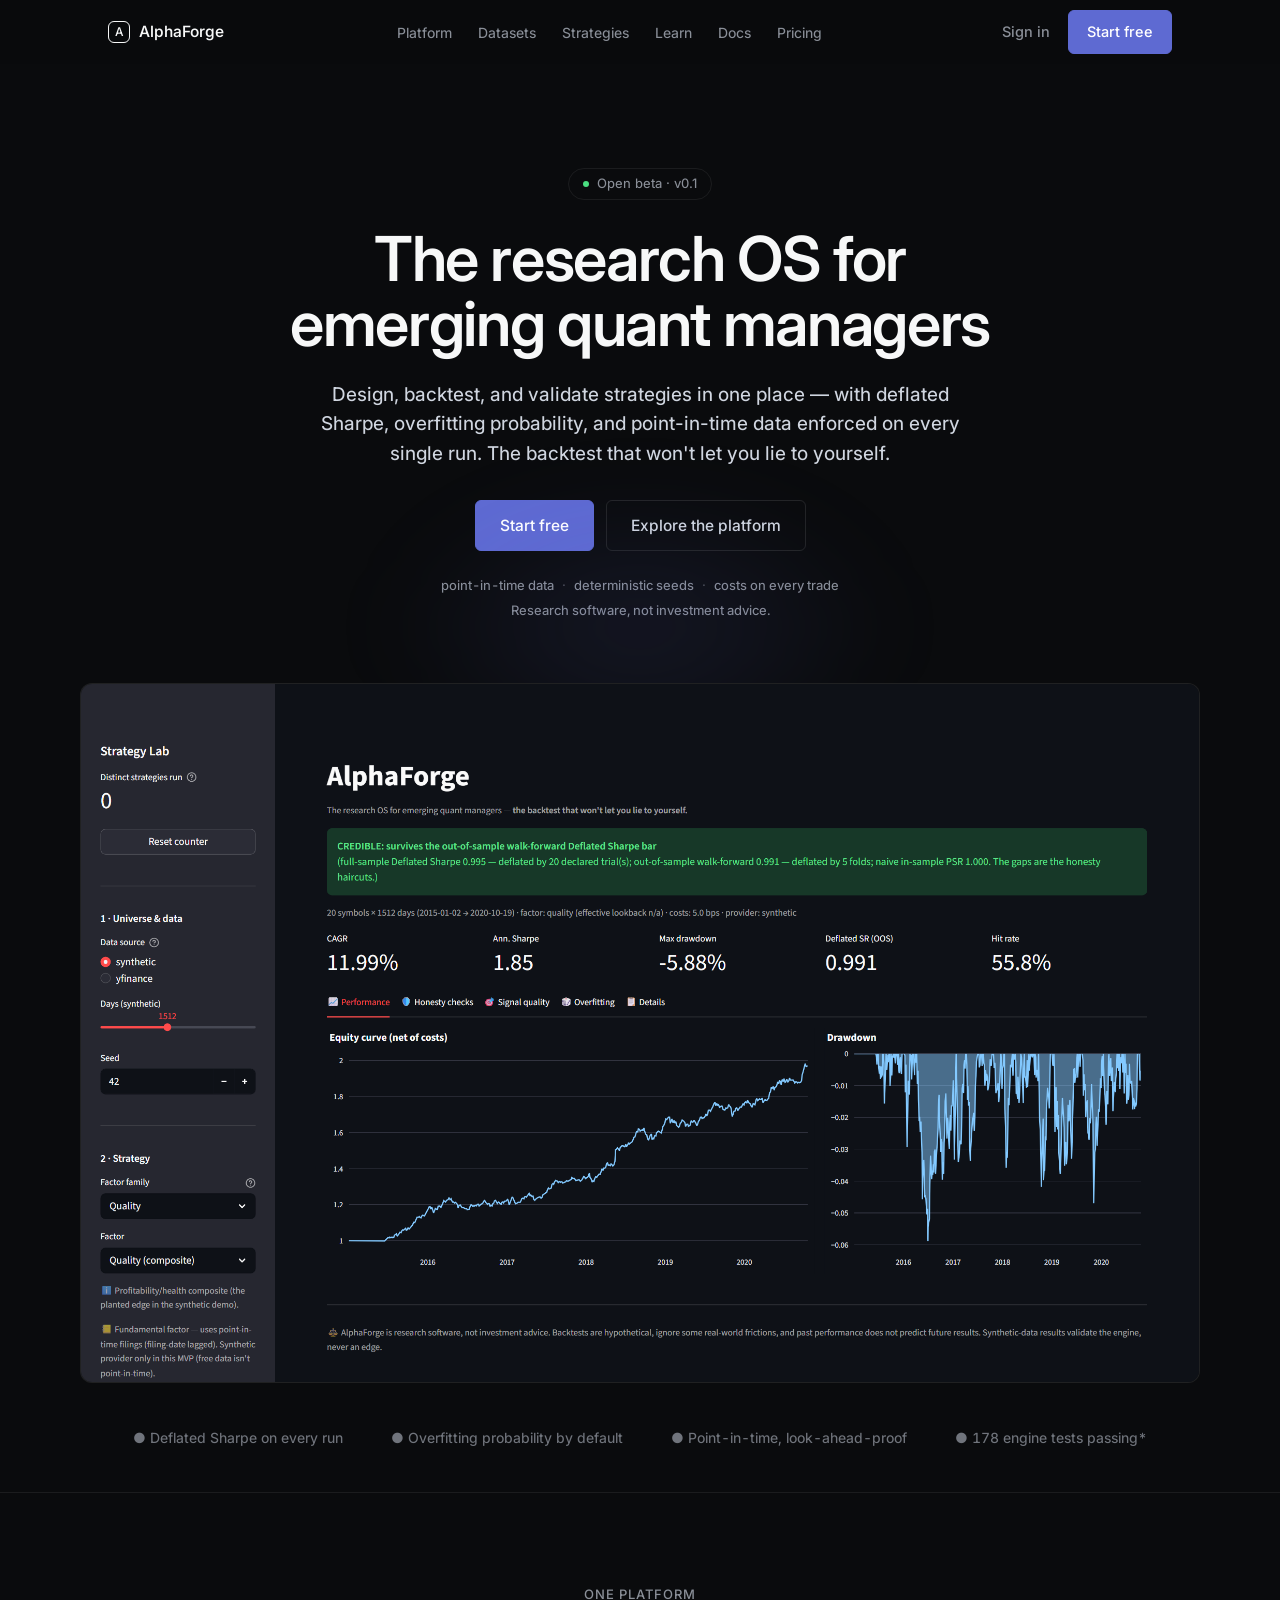
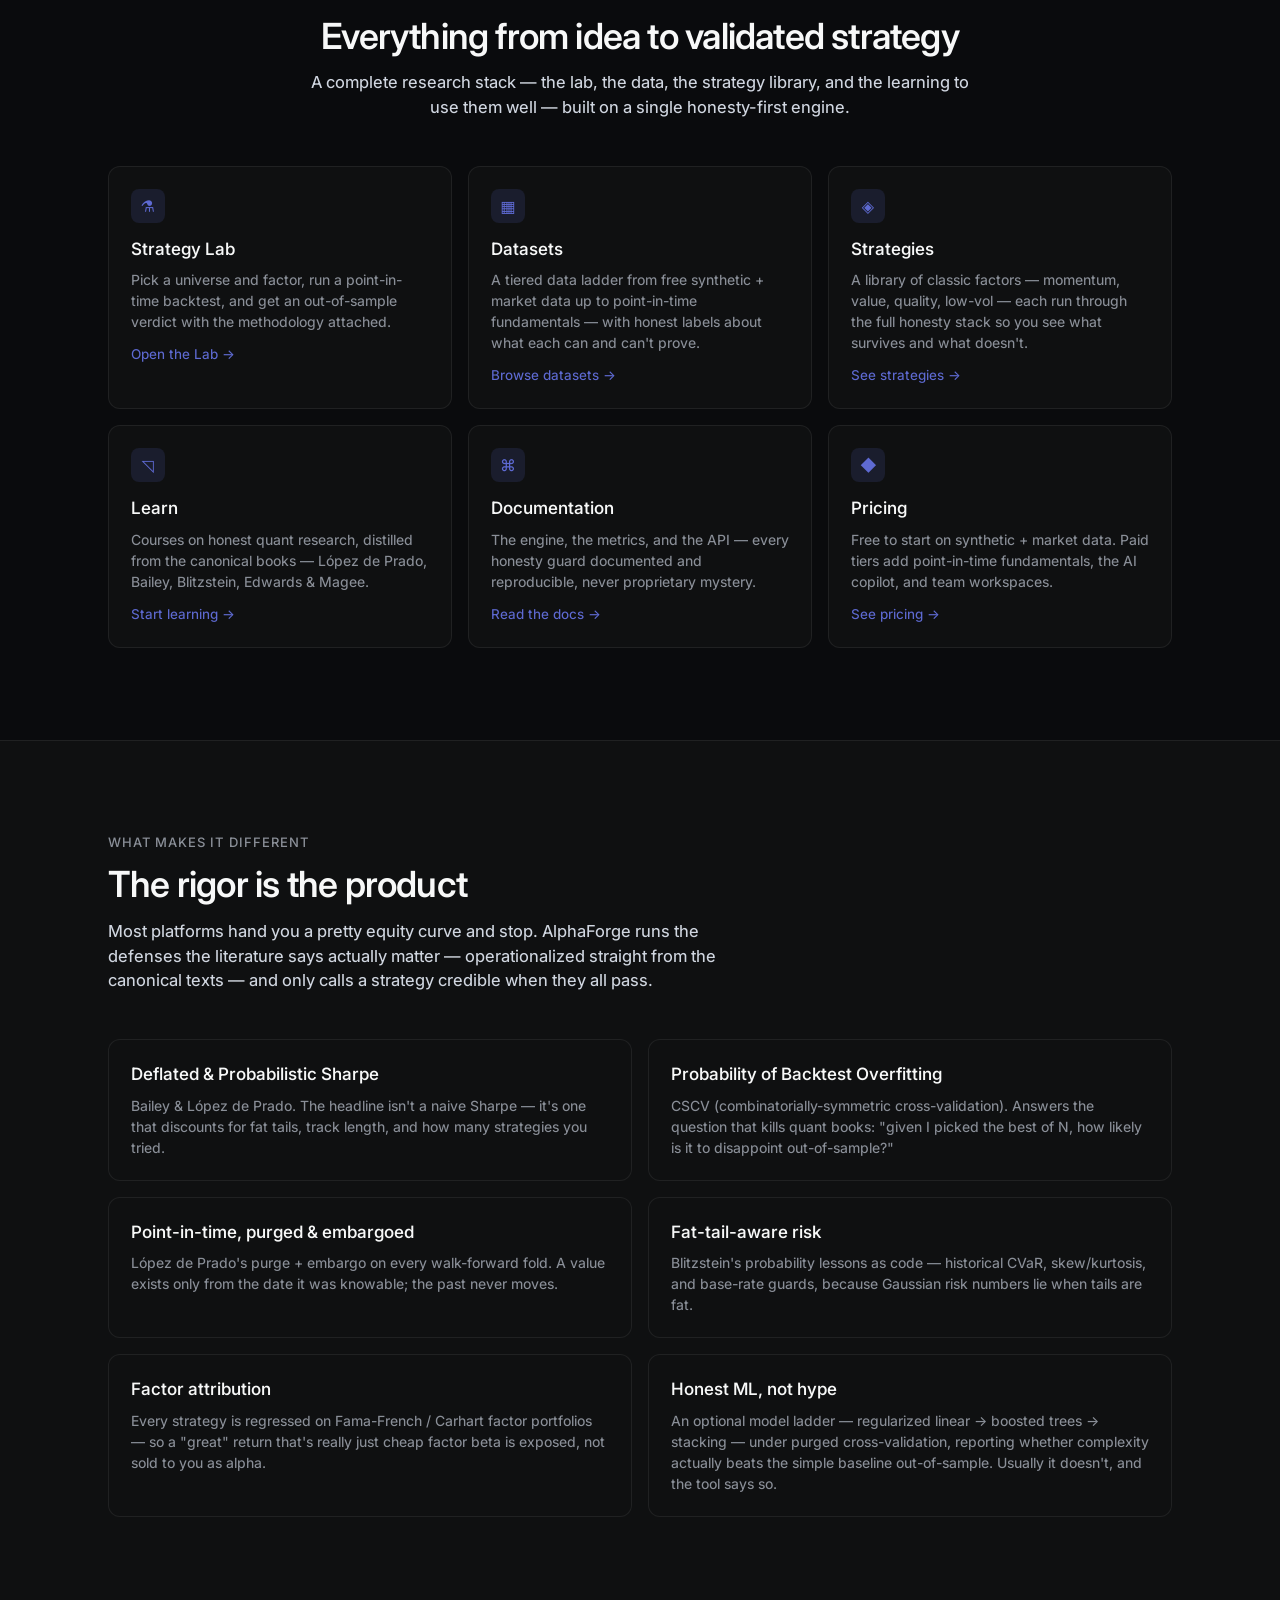
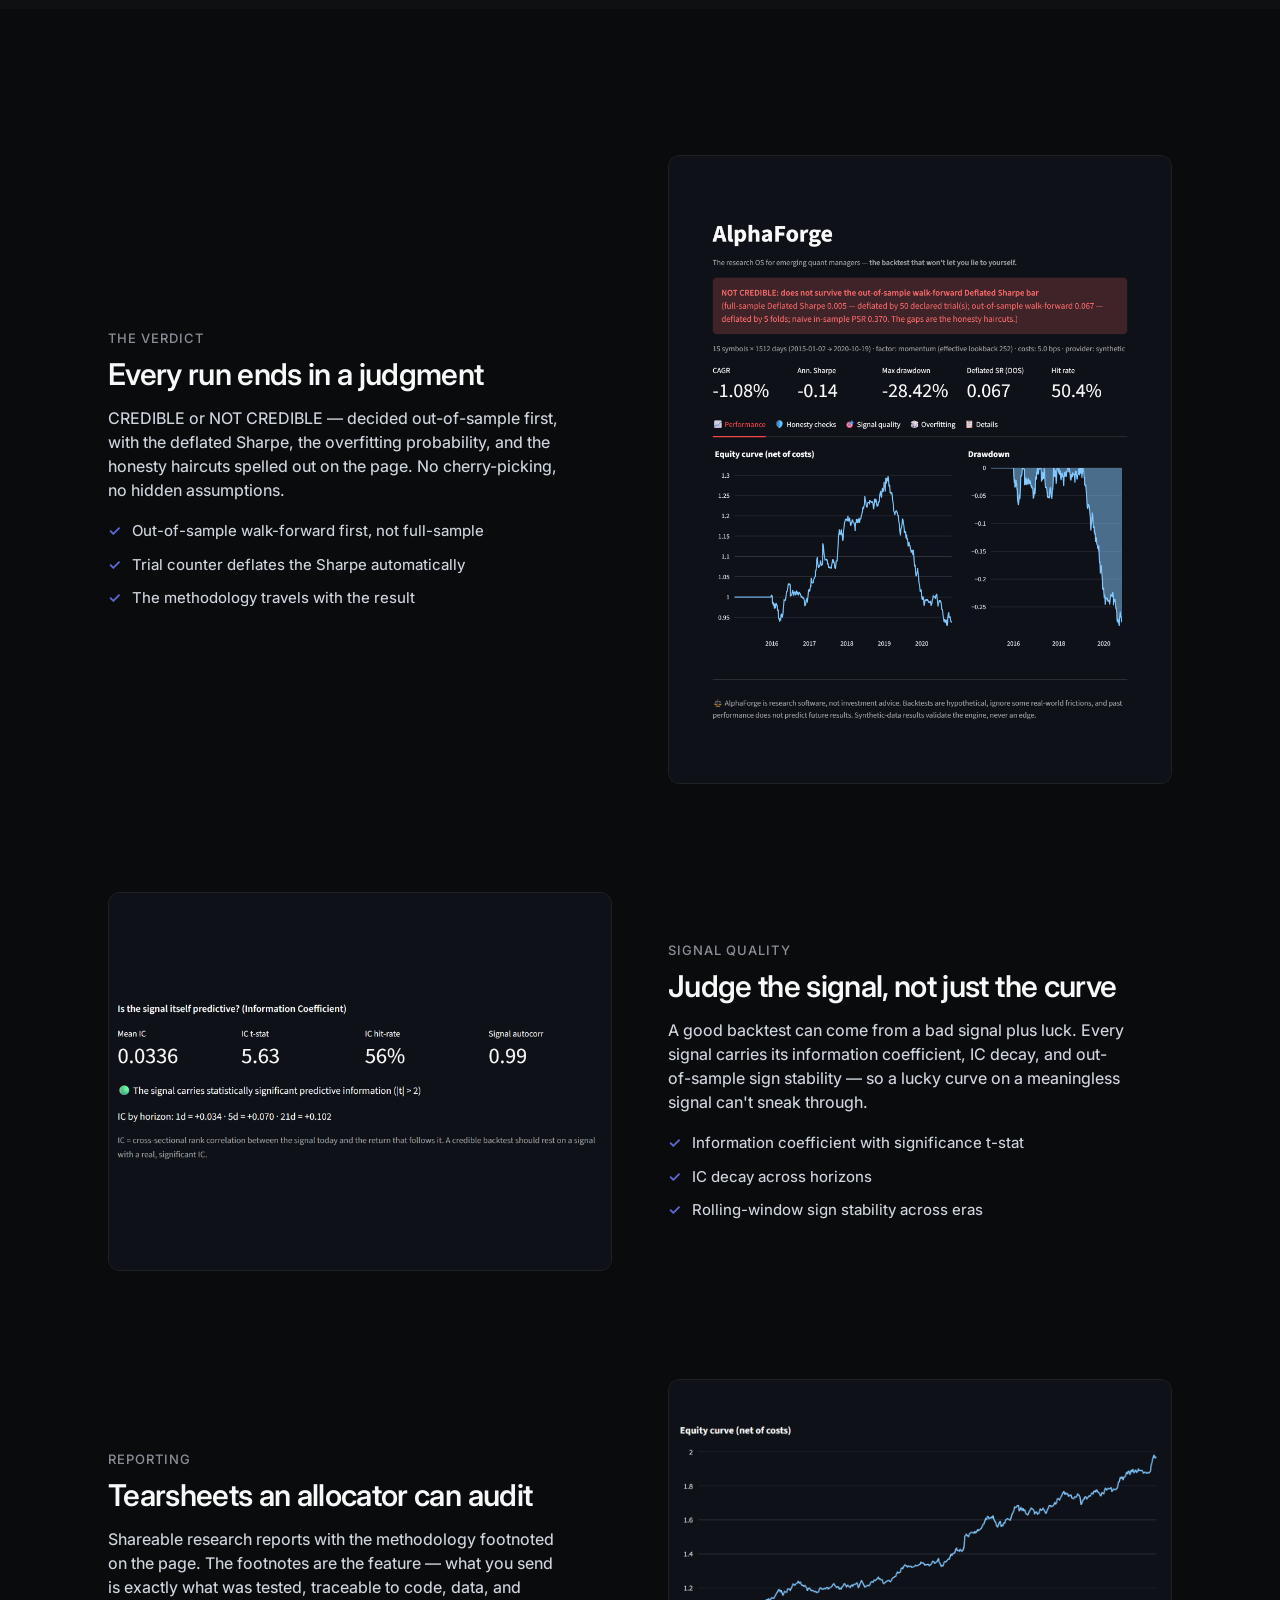
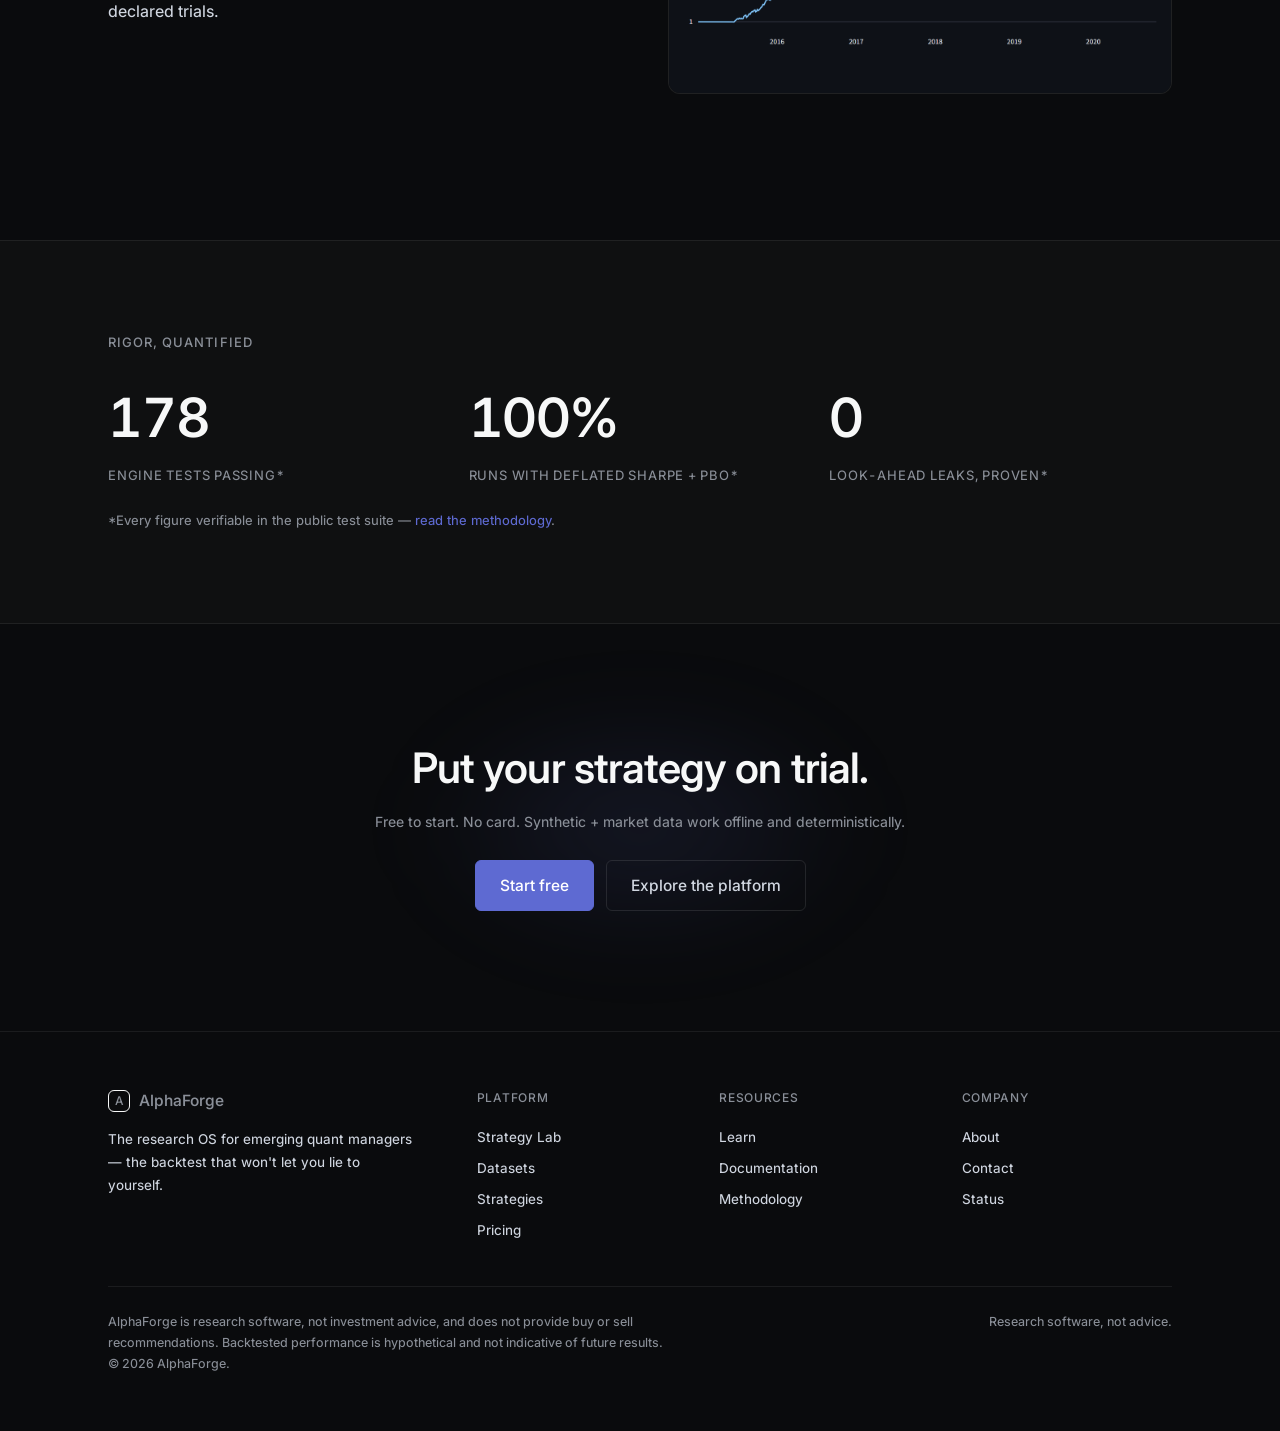
<file: marketing/site/index.html>
<!DOCTYPE html>
<html lang="en">
<head>
<meta charset="utf-8">
<meta name="viewport" content="width=device-width, initial-scale=1">
<title>AlphaForge — the research OS for emerging quant managers</title>
<meta name="description" content="Design, backtest, and validate quant strategies with enforced anti-overfitting defenses: Deflated Sharpe, Probability of Backtest Overfitting, point-in-time data, and AI signal extraction.">
<link rel="stylesheet" href="assets/site.css">
</head>
<body>

<nav id="nav"><div class="wrap navrow">
  <a class="logo" href="index.html"><span class="mark">A</span>AlphaForge</a>
  <div class="navlinks">
    <a href="lab.html">Platform</a>
    <a href="datasets.html">Datasets</a>
    <a href="strategies.html">Strategies</a>
    <a href="learn.html">Learn</a>
    <a href="docs.html">Docs</a>
    <a href="pricing.html">Pricing</a>
  </div>
  <div class="navright"><a class="btn btn-ghost-sm" href="#">Sign in</a><a class="btn btn-primary" href="pricing.html">Start free</a></div>
</div></nav>

<header class="wrap hero">
  <div class="pill"><span class="dotg"></span>Open beta · v0.1</div>
  <h1>The research OS for emerging quant managers</h1>
  <p class="sub">Design, backtest, and validate strategies in one place — with deflated Sharpe, overfitting probability, and point-in-time data enforced on every single run. The backtest that won't let you lie to yourself.</p>
  <div class="ctas">
    <a class="btn btn-primary btn-lg" href="pricing.html">Start free</a>
    <a class="btn btn-lg" href="lab.html">Explore the platform</a>
  </div>
  <p class="micro num">point-in-time data<span class="sep">·</span>deterministic seeds<span class="sep">·</span>costs on every trade<br>Research software, not investment advice.</p>
  <div class="canvas-zone" style="position:relative;margin-top:60px">
    <div class="glow" style="top:-8%;width:760px;height:420px"></div>
    <div class="shotbox" style="position:relative;z-index:1;aspect-ratio:16/10">
      <img src="../assets/hero_product_canvas.png" alt="The AlphaForge workspace: a completed quality-factor run with a CREDIBLE verdict, equity curve, drawdown, and out-of-sample panels" style="height:100%;object-fit:cover;object-position:top">
    </div>
  </div>
</header>

<div class="proof" style="padding:44px 0;border-bottom:1px solid var(--hair)">
  <div class="wrap"><div class="proofrow num" style="display:flex;justify-content:center;gap:48px;flex-wrap:wrap;color:var(--t3);font-size:14px">
    <span style="opacity:.8">● Deflated Sharpe on every run</span>
    <span style="opacity:.8">● Overfitting probability by default</span>
    <span style="opacity:.8">● Point-in-time, look-ahead-proof</span>
    <span style="opacity:.8">● 178 engine tests passing*</span>
  </div></div>
</div>

<!-- everything the platform offers (the tabs) -->
<section><div class="wrap">
  <div class="section-head center">
    <div class="eyebrow">One platform</div>
    <h2>Everything from idea to validated strategy</h2>
    <p>A complete research stack — the lab, the data, the strategy library, and the learning to use them well — built on a single honesty-first engine.</p>
  </div>
  <div class="cards c3">
    <a class="card" href="lab.html"><div class="ic">⚗</div><h3>Strategy Lab</h3><p>Pick a universe and factor, run a point-in-time backtest, and get an out-of-sample verdict with the methodology attached.</p><span class="lnk">Open the Lab →</span></a>
    <a class="card" href="datasets.html"><div class="ic">▦</div><h3>Datasets</h3><p>A tiered data ladder from free synthetic + market data up to point-in-time fundamentals — with honest labels about what each can and can't prove.</p><span class="lnk">Browse datasets →</span></a>
    <a class="card" href="strategies.html"><div class="ic">◈</div><h3>Strategies</h3><p>A library of classic factors — momentum, value, quality, low-vol — each run through the full honesty stack so you see what survives and what doesn't.</p><span class="lnk">See strategies →</span></a>
    <a class="card" href="learn.html"><div class="ic">◹</div><h3>Learn</h3><p>Courses on honest quant research, distilled from the canonical books — López de Prado, Bailey, Blitzstein, Edwards &amp; Magee.</p><span class="lnk">Start learning →</span></a>
    <a class="card" href="docs.html"><div class="ic">⌘</div><h3>Documentation</h3><p>The engine, the metrics, and the API — every honesty guard documented and reproducible, never proprietary mystery.</p><span class="lnk">Read the docs →</span></a>
    <a class="card" href="pricing.html"><div class="ic">◆</div><h3>Pricing</h3><p>Free to start on synthetic + market data. Paid tiers add point-in-time fundamentals, the AI copilot, and team workspaces.</p><span class="lnk">See pricing →</span></a>
  </div>
</div></section>

<!-- the differentiation: the books -->
<section style="border-top:1px solid var(--hair);background:var(--panel)"><div class="wrap">
  <div class="section-head">
    <div class="eyebrow">What makes it different</div>
    <h2>The rigor is the product</h2>
    <p>Most platforms hand you a pretty equity curve and stop. AlphaForge runs the defenses the literature says actually matter — operationalized straight from the canonical texts — and only calls a strategy credible when they all pass.</p>
  </div>
  <div class="cards c2">
    <div class="card"><h3>Deflated &amp; Probabilistic Sharpe</h3><p>Bailey &amp; López de Prado. The headline isn't a naive Sharpe — it's one that discounts for fat tails, track length, and how many strategies you tried.</p></div>
    <div class="card"><h3>Probability of Backtest Overfitting</h3><p>CSCV (combinatorially-symmetric cross-validation). Answers the question that kills quant books: "given I picked the best of N, how likely is it to disappoint out-of-sample?"</p></div>
    <div class="card"><h3>Point-in-time, purged &amp; embargoed</h3><p>López de Prado's purge + embargo on every walk-forward fold. A value exists only from the date it was knowable; the past never moves.</p></div>
    <div class="card"><h3>Fat-tail-aware risk</h3><p>Blitzstein's probability lessons as code — historical CVaR, skew/kurtosis, and base-rate guards, because Gaussian risk numbers lie when tails are fat.</p></div>
    <div class="card"><h3>Factor attribution</h3><p>Every strategy is regressed on Fama-French / Carhart factor portfolios — so a "great" return that's really just cheap factor beta is exposed, not sold to you as alpha.</p></div>
    <div class="card"><h3>Honest ML, not hype</h3><p>An optional model ladder — regularized linear → boosted trees → stacking — under purged cross-validation, reporting whether complexity actually beats the simple baseline out-of-sample. Usually it doesn't, and the tool says so.</p></div>
  </div>
</div></section>

<!-- feature rows -->
<section><div class="wrap">
  <div class="frow">
    <div class="txt">
      <div class="eyebrow">The verdict</div>
      <h2 style="margin-top:10px">Every run ends in a judgment</h2>
      <p>CREDIBLE or NOT CREDIBLE — decided out-of-sample first, with the deflated Sharpe, the overfitting probability, and the honesty haircuts spelled out on the page. No cherry-picking, no hidden assumptions.</p>
      <ul class="checks"><li>Out-of-sample walk-forward first, not full-sample</li><li>Trial counter deflates the Sharpe automatically</li><li>The methodology travels with the result</li></ul>
    </div>
    <div class="media"><img src="../assets/verdict_card_specimen.png" alt="A NOT CREDIBLE verdict card with the honesty haircuts spelled out"></div>
  </div>
  <div class="frow rev">
    <div class="media"><img src="../assets/dsr_pbo_specimen.png" alt="Signal information-coefficient panel"></div>
    <div class="txt">
      <div class="eyebrow">Signal quality</div>
      <h2 style="margin-top:10px">Judge the signal, not just the curve</h2>
      <p>A good backtest can come from a bad signal plus luck. Every signal carries its information coefficient, IC decay, and out-of-sample sign stability — so a lucky curve on a meaningless signal can't sneak through.</p>
      <ul class="checks"><li>Information coefficient with significance t-stat</li><li>IC decay across horizons</li><li>Rolling-window sign stability across eras</li></ul>
    </div>
  </div>
  <div class="frow">
    <div class="txt">
      <div class="eyebrow">Reporting</div>
      <h2 style="margin-top:10px">Tearsheets an allocator can audit</h2>
      <p>Shareable research reports with the methodology footnoted on the page. The footnotes are the feature — what you send is exactly what was tested, traceable to code, data, and declared trials.</p>
    </div>
    <div class="media"><img src="../assets/tearsheet_specimen.png" alt="Equity-curve tearsheet, net of costs"></div>
  </div>
</div></section>

<section class="numbers"><div class="wrap">
  <div class="eyebrow">Rigor, quantified</div>
  <div class="nb num" style="margin-top:24px">
    <div class="stat"><div class="v">178</div><div class="l">engine tests passing*</div></div>
    <div class="stat"><div class="v">100%</div><div class="l">runs with deflated Sharpe + PBO*</div></div>
    <div class="stat"><div class="v">0</div><div class="l">look-ahead leaks, proven*</div></div>
  </div>
  <p style="font-size:13px;color:var(--t3);margin-top:26px">*Every figure verifiable in the public test suite — <a class="accent" href="docs.html#methodology">read the methodology</a>.</p>
</div></section>

<section class="closing">
  <div class="glow"></div>
  <div class="wrap">
    <h2>Put your strategy on trial.</h2>
    <p>Free to start. No card. Synthetic + market data work offline and deterministically.</p>
    <div class="ctas"><a class="btn btn-primary btn-lg" href="pricing.html">Start free</a><a class="btn btn-lg" href="lab.html">Explore the platform</a></div>
  </div>
</section>

<footer><div class="wrap">
  <div class="fcols">
    <div class="brand">
      <a class="logo" href="index.html"><span class="mark">A</span>AlphaForge</a>
      <p style="margin-top:14px">The research OS for emerging quant managers — the backtest that won't let you lie to yourself.</p>
    </div>
    <div class="fcol"><h4>Platform</h4><a href="lab.html">Strategy Lab</a><a href="datasets.html">Datasets</a><a href="strategies.html">Strategies</a><a href="pricing.html">Pricing</a></div>
    <div class="fcol"><h4>Resources</h4><a href="learn.html">Learn</a><a href="docs.html">Documentation</a><a href="docs.html#methodology">Methodology</a></div>
    <div class="fcol"><h4>Company</h4><a href="#">About</a><a href="#">Contact</a><a href="#">Status</a></div>
  </div>
  <div class="fbot">
    <div class="disc">AlphaForge is research software, not investment advice, and does not provide buy or sell recommendations. Backtested performance is hypothetical and not indicative of future results. © 2026 AlphaForge.</div>
    <div>Research software, not advice.</div>
  </div>
</div></footer>
<script>const n=document.getElementById('nav');addEventListener('scroll',()=>n.classList.toggle('scrolled',scrollY>8),{passive:true});</script>
</body>
</html>
</file>
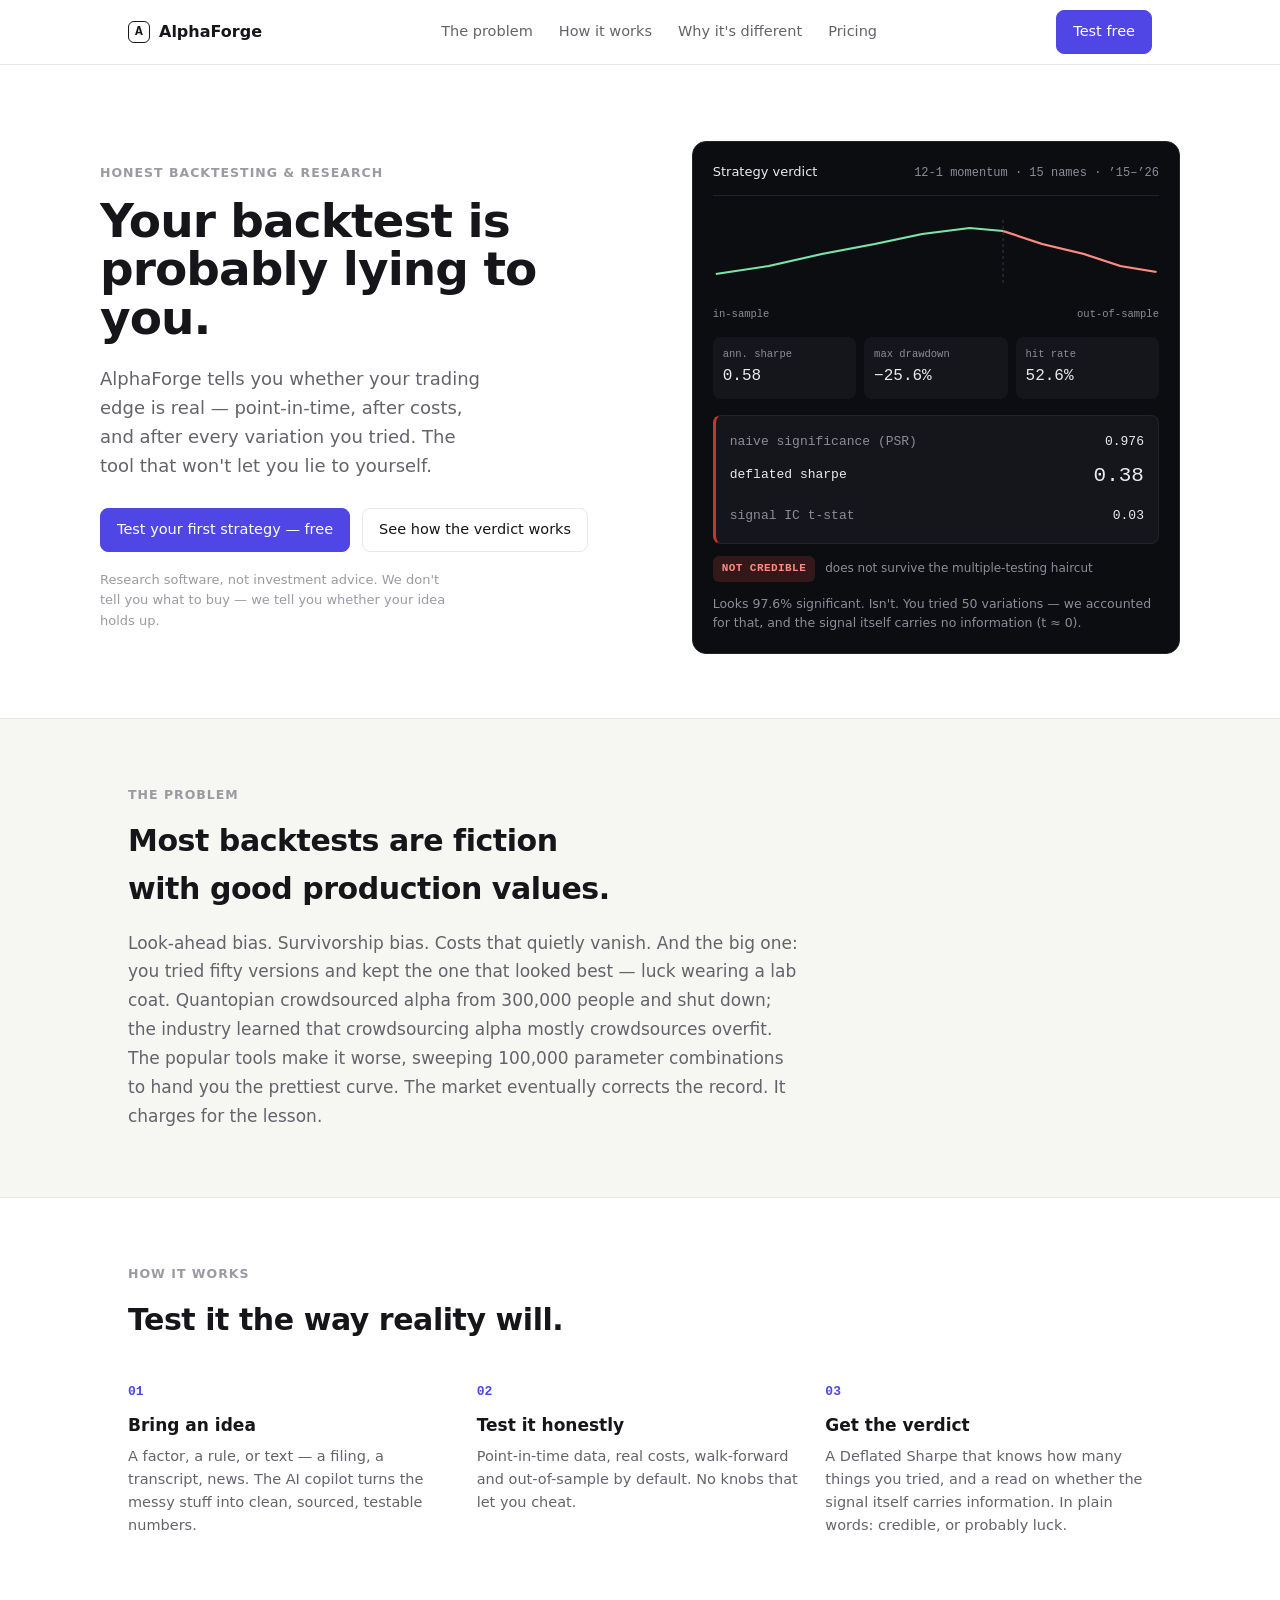
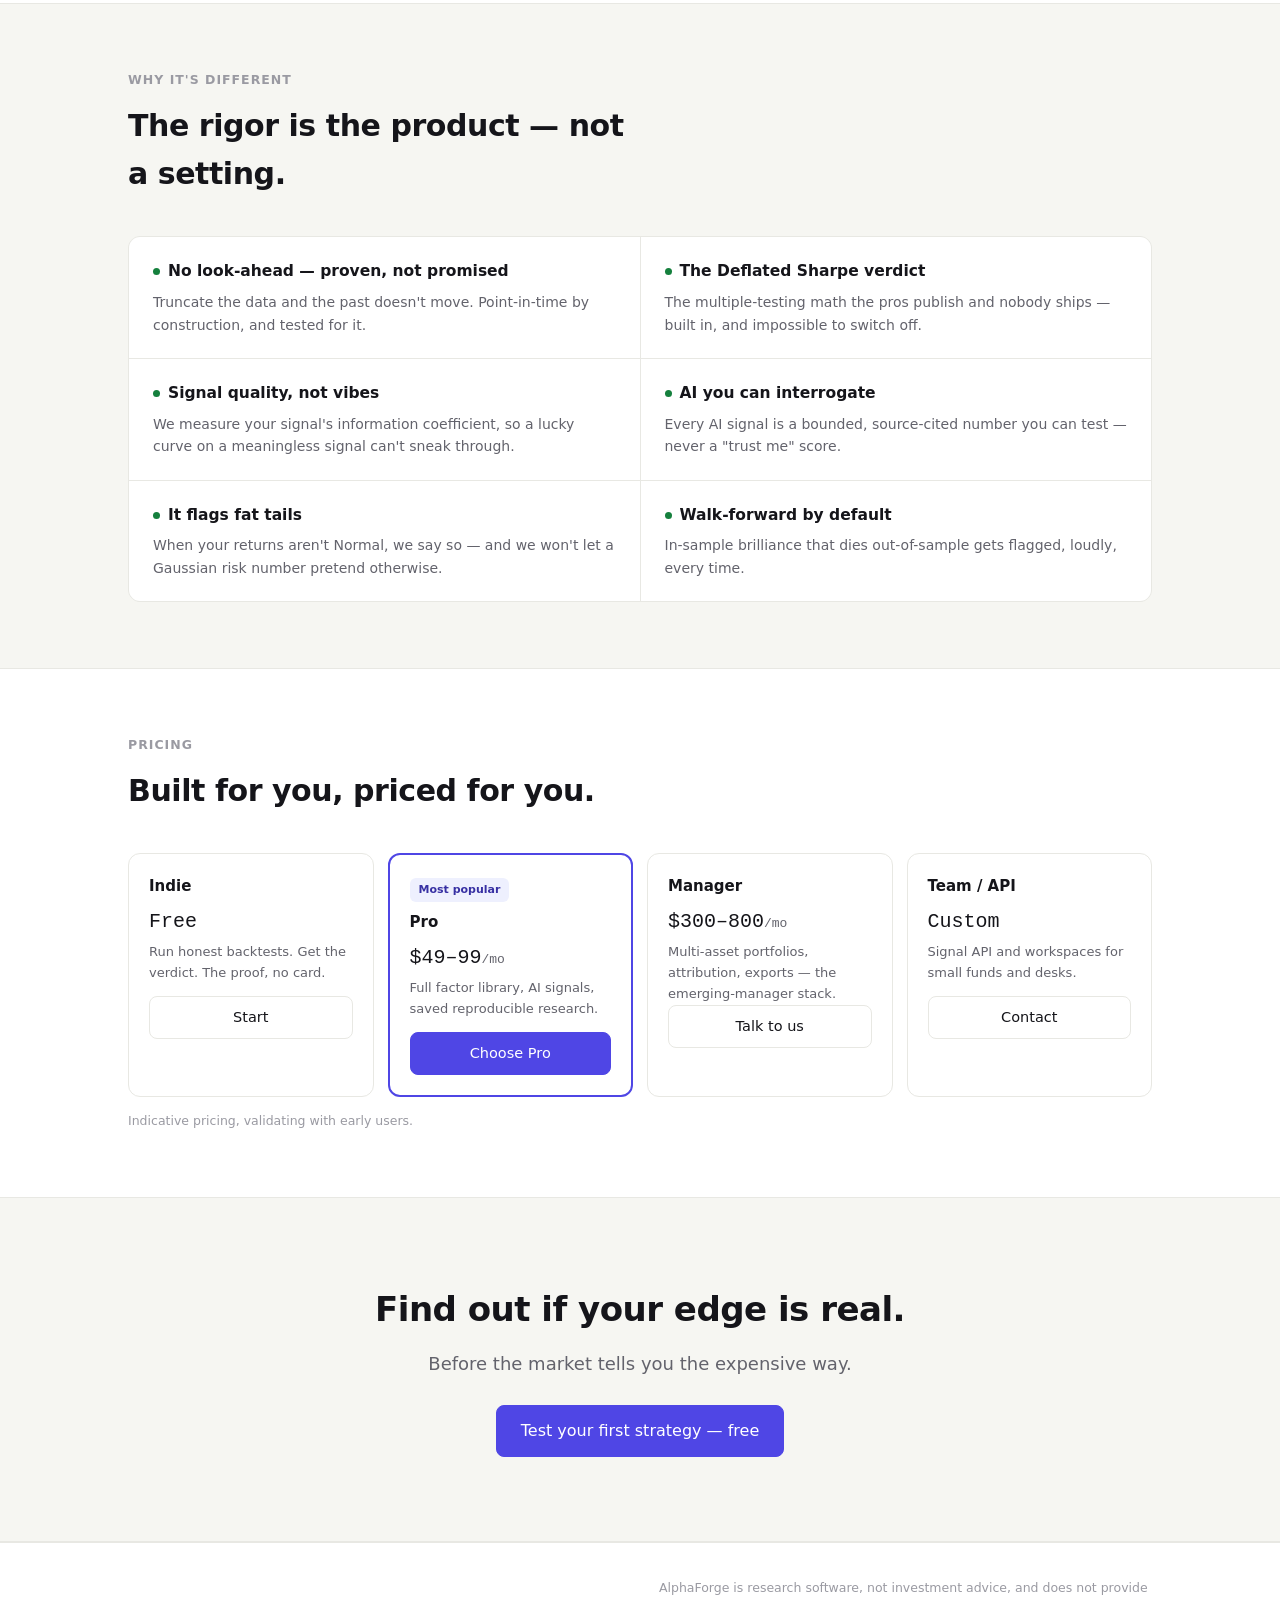
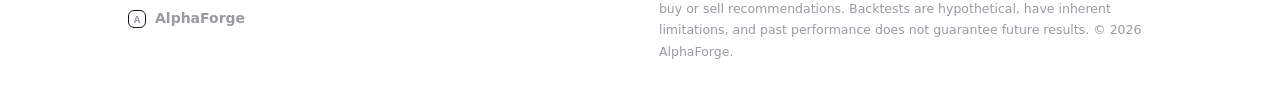
<file: marketing/landing.html>
<!DOCTYPE html>
<html lang="en">
<head>
<meta charset="utf-8">
<meta name="viewport" content="width=device-width, initial-scale=1">
<title>AlphaForge — the backtest that won't let you lie to yourself</title>
<style>
  :root{
    --ink:#15151a; --muted:#63636c; --faint:#9a9aa2; --line:#e8e8e3;
    --bg:#ffffff; --bg2:#f6f6f2; --accent:#4f46e5; --accent-d:#3730a3;
    --green:#15803d; --greenbg:#eaf5ee; --red:#c0392b; --redbg:#fbece9; --amber:#b45309;
    --cardbg:#0c0d11; --cardink:#eaeaef; --cardmuted:#8c8d98; --cardline:#23242b;
    --mono:ui-monospace,SFMono-Regular,Menlo,Consolas,monospace;
    --sans:-apple-system,"Segoe UI",Inter,system-ui,Roboto,sans-serif;
  }
  *{box-sizing:border-box;margin:0;padding:0}
  body{font-family:var(--sans);color:var(--ink);background:var(--bg);line-height:1.6;-webkit-font-smoothing:antialiased}
  .wrap{max-width:1080px;margin:0 auto;padding:0 28px}
  a{color:inherit;text-decoration:none}
  .mono{font-family:var(--mono)}
  .eyebrow{font-size:12.5px;letter-spacing:.08em;text-transform:uppercase;color:var(--faint);font-weight:600}
  /* nav */
  nav{border-bottom:1px solid var(--line)}
  .navrow{display:flex;align-items:center;justify-content:space-between;height:64px}
  .logo{display:flex;align-items:center;gap:9px;font-weight:600;font-size:16px}
  .mark{width:22px;height:22px;border:1.5px solid var(--ink);border-radius:6px;display:grid;place-items:center;font-family:var(--mono);font-size:13px}
  .navlinks{display:flex;gap:26px;font-size:14.5px;color:var(--muted)}
  .navlinks a:hover{color:var(--ink)}
  .btn{display:inline-flex;align-items:center;gap:7px;font-size:14.5px;font-weight:500;padding:9px 16px;border-radius:8px;border:1px solid var(--line);cursor:pointer;background:var(--bg);transition:.15s}
  .btn:hover{border-color:#cfcfca}
  .btn-primary{background:var(--accent);color:#fff;border-color:var(--accent)}
  .btn-primary:hover{background:var(--accent-d);border-color:var(--accent-d)}
  /* hero */
  .hero{display:grid;grid-template-columns:1.05fr .95fr;gap:52px;align-items:center;padding:76px 0 64px}
  h1{font-size:47px;line-height:1.04;font-weight:700;letter-spacing:-.02em}
  .sub{font-size:18px;color:var(--muted);margin:22px 0 28px;max-width:34ch}
  .ctas{display:flex;gap:12px;flex-wrap:wrap}
  .trust{margin-top:18px;font-size:13px;color:var(--faint);max-width:42ch}
  /* verdict card */
  .card{background:var(--cardbg);color:var(--cardink);border-radius:14px;padding:20px;border:1px solid var(--cardline)}
  .card-top{display:flex;justify-content:space-between;align-items:baseline;border-bottom:1px solid var(--cardline);padding-bottom:12px;margin-bottom:14px}
  .card-top .lab{font-size:12px;color:var(--cardmuted);font-family:var(--mono)}
  .spark{width:100%;height:78px;margin:4px 0 6px}
  .splitlab{display:flex;justify-content:space-between;font-family:var(--mono);font-size:10.5px;color:var(--cardmuted);margin-bottom:14px}
  .row3{display:grid;grid-template-columns:repeat(3,1fr);gap:8px;margin-bottom:16px}
  .stat{background:#15161b;border-radius:8px;padding:9px 10px}
  .stat .k{font-size:10.5px;color:var(--cardmuted);font-family:var(--mono)}
  .stat .v{font-size:16px;font-family:var(--mono);margin-top:2px}
  .gap{background:#15161b;border:1px solid var(--cardline);border-left:3px solid var(--red);border-radius:8px;padding:13px 14px;margin-bottom:12px}
  .gap .line{display:flex;justify-content:space-between;align-items:center;font-family:var(--mono);font-size:13px;padding:3px 0}
  .gap .big{font-size:21px}
  .pill{font-family:var(--mono);font-size:11px;font-weight:600;letter-spacing:.04em;padding:4px 9px;border-radius:6px}
  .pill-red{background:#33181a;color:#ff8b80}
  .pill-green{background:#15281c;color:#7ee2a8}
  .cardcap{font-size:12.5px;color:var(--cardmuted);line-height:1.55}
  /* sections */
  section{padding:66px 0}
  .alt{background:var(--bg2);border-top:1px solid var(--line);border-bottom:1px solid var(--line)}
  h2{font-size:30px;font-weight:700;letter-spacing:-.015em;max-width:24ch}
  .lead{font-size:17px;color:var(--muted);max-width:62ch;margin-top:16px;line-height:1.7}
  .steps{display:grid;grid-template-columns:repeat(3,1fr);gap:22px;margin-top:38px}
  .step .n{font-family:var(--mono);font-size:13px;color:var(--accent);font-weight:600}
  .step h3{font-size:17px;font-weight:600;margin:9px 0 6px}
  .step p{font-size:14.5px;color:var(--muted)}
  .feat{display:grid;grid-template-columns:repeat(2,1fr);gap:1px;margin-top:38px;background:var(--line);border:1px solid var(--line);border-radius:12px;overflow:hidden}
  .fcell{background:var(--bg);padding:22px 24px}
  .fcell h3{font-size:15.5px;font-weight:600;display:flex;align-items:center;gap:8px}
  .fcell h3 .dot{width:7px;height:7px;border-radius:50%;background:var(--green)}
  .fcell p{font-size:14px;color:var(--muted);margin-top:7px}
  /* pricing */
  .tiers{display:grid;grid-template-columns:repeat(4,1fr);gap:14px;margin-top:38px}
  .tier{border:1px solid var(--line);border-radius:12px;padding:20px}
  .tier .name{font-weight:600;font-size:15px}
  .tier .price{font-family:var(--mono);font-size:20px;margin:8px 0 4px}
  .tier .desc{font-size:13px;color:var(--muted);min-height:54px}
  .tier.feat-tier{border:2px solid var(--accent)}
  .tag{display:inline-block;font-size:11px;color:var(--accent-d);background:#eef0fe;padding:3px 9px;border-radius:6px;margin-bottom:8px;font-weight:600}
  /* close + footer */
  .close{text-align:center;padding:84px 0}
  .close h2{margin:0 auto;font-size:34px}
  .close p{color:var(--muted);font-size:18px;margin:14px 0 26px}
  footer{border-top:1px solid var(--line);padding:34px 0;color:var(--faint);font-size:12.5px;line-height:1.7}
  footer .frow{display:flex;justify-content:space-between;gap:24px;flex-wrap:wrap}
  @media(max-width:860px){.hero{grid-template-columns:1fr;gap:36px;padding:48px 0}h1{font-size:38px}.row3,.steps,.feat,.tiers{grid-template-columns:1fr 1fr}.navlinks{display:none}}
</style>
</head>
<body>

<nav><div class="wrap navrow">
  <div class="logo"><span class="mark mono">A</span>AlphaForge</div>
  <div class="navlinks"><a href="#problem">The problem</a><a href="#how">How it works</a><a href="#why">Why it's different</a><a href="#pricing">Pricing</a></div>
  <a class="btn btn-primary">Test free</a>
</div></nav>

<header class="wrap hero">
  <div>
    <div class="eyebrow">Honest backtesting &amp; research</div>
    <h1 style="margin-top:14px">Your backtest is probably lying to you.</h1>
    <p class="sub">AlphaForge tells you whether your trading edge is real — point-in-time, after costs, and after every variation you tried. The tool that won't let you lie to yourself.</p>
    <div class="ctas">
      <a class="btn btn-primary">Test your first strategy — free</a>
      <a class="btn">See how the verdict works</a>
    </div>
    <p class="trust">Research software, not investment advice. We don't tell you what to buy — we tell you whether your idea holds up.</p>
  </div>

  <div class="card" role="img" aria-label="A strategy verdict card showing a momentum strategy that looks 97.6% significant by the naive PSR but is rated NOT CREDIBLE by the Deflated Sharpe of 0.38.">
    <div class="card-top"><span style="font-size:13px;font-weight:500">Strategy verdict</span><span class="lab">12-1 momentum · 15 names · ’15–’26</span></div>
    <svg class="spark" viewBox="0 0 320 78" preserveAspectRatio="none" aria-hidden="true">
      <line x1="208" y1="6" x2="208" y2="72" stroke="#2b2c34" stroke-width="1" stroke-dasharray="3 3"/>
      <polyline points="2,60 40,52 78,40 116,30 150,20 184,14 208,17" fill="none" stroke="#7ee2a8" stroke-width="2"/>
      <polyline points="208,17 236,30 266,40 292,52 318,58" fill="none" stroke="#ff8b80" stroke-width="2"/>
    </svg>
    <div class="splitlab"><span>in-sample</span><span>out-of-sample</span></div>
    <div class="row3">
      <div class="stat"><div class="k">ann. sharpe</div><div class="v">0.58</div></div>
      <div class="stat"><div class="k">max drawdown</div><div class="v">−25.6%</div></div>
      <div class="stat"><div class="k">hit rate</div><div class="v">52.6%</div></div>
    </div>
    <div class="gap">
      <div class="line"><span style="color:var(--cardmuted)">naive significance (PSR)</span><span>0.976</span></div>
      <div class="line"><span>deflated sharpe</span><span class="big">0.38</span></div>
      <div class="line" style="margin-top:8px"><span style="color:var(--cardmuted)">signal IC t-stat</span><span>0.03</span></div>
    </div>
    <div style="display:flex;align-items:center;gap:10px;margin-bottom:12px">
      <span class="pill pill-red">NOT CREDIBLE</span>
      <span style="font-size:12px;color:var(--cardmuted)">does not survive the multiple-testing haircut</span>
    </div>
    <p class="cardcap">Looks 97.6% significant. Isn't. You tried 50 variations — we accounted for that, and the signal itself carries no information (t ≈ 0).</p>
  </div>
</header>

<section id="problem" class="alt"><div class="wrap">
  <div class="eyebrow">The problem</div>
  <h2 style="margin-top:12px">Most backtests are fiction with good production values.</h2>
  <p class="lead">Look-ahead bias. Survivorship bias. Costs that quietly vanish. And the big one: you tried fifty versions and kept the one that looked best — luck wearing a lab coat. Quantopian crowdsourced alpha from 300,000 people and shut down; the industry learned that crowdsourcing alpha mostly crowdsources overfit. The popular tools make it worse, sweeping 100,000 parameter combinations to hand you the prettiest curve. The market eventually corrects the record. It charges for the lesson.</p>
</div></section>

<section id="how"><div class="wrap">
  <div class="eyebrow">How it works</div>
  <h2 style="margin-top:12px">Test it the way reality will.</h2>
  <div class="steps">
    <div class="step"><div class="n">01</div><h3>Bring an idea</h3><p>A factor, a rule, or text — a filing, a transcript, news. The AI copilot turns the messy stuff into clean, sourced, testable numbers.</p></div>
    <div class="step"><div class="n">02</div><h3>Test it honestly</h3><p>Point-in-time data, real costs, walk-forward and out-of-sample by default. No knobs that let you cheat.</p></div>
    <div class="step"><div class="n">03</div><h3>Get the verdict</h3><p>A Deflated Sharpe that knows how many things you tried, and a read on whether the signal itself carries information. In plain words: credible, or probably luck.</p></div>
  </div>
</div></section>

<section id="why" class="alt"><div class="wrap">
  <div class="eyebrow">Why it's different</div>
  <h2 style="margin-top:12px">The rigor is the product — not a setting.</h2>
  <div class="feat">
    <div class="fcell"><h3><span class="dot"></span>No look-ahead — proven, not promised</h3><p>Truncate the data and the past doesn't move. Point-in-time by construction, and tested for it.</p></div>
    <div class="fcell"><h3><span class="dot"></span>The Deflated Sharpe verdict</h3><p>The multiple-testing math the pros publish and nobody ships — built in, and impossible to switch off.</p></div>
    <div class="fcell"><h3><span class="dot"></span>Signal quality, not vibes</h3><p>We measure your signal's information coefficient, so a lucky curve on a meaningless signal can't sneak through.</p></div>
    <div class="fcell"><h3><span class="dot"></span>AI you can interrogate</h3><p>Every AI signal is a bounded, source-cited number you can test — never a "trust me" score.</p></div>
    <div class="fcell"><h3><span class="dot"></span>It flags fat tails</h3><p>When your returns aren't Normal, we say so — and we won't let a Gaussian risk number pretend otherwise.</p></div>
    <div class="fcell"><h3><span class="dot"></span>Walk-forward by default</h3><p>In-sample brilliance that dies out-of-sample gets flagged, loudly, every time.</p></div>
  </div>
</div></section>

<section id="pricing"><div class="wrap">
  <div class="eyebrow">Pricing</div>
  <h2 style="margin-top:12px">Built for you, priced for you.</h2>
  <div class="tiers">
    <div class="tier"><div class="name">Indie</div><div class="price">Free</div><div class="desc">Run honest backtests. Get the verdict. The proof, no card.</div><a class="btn" style="width:100%;justify-content:center">Start</a></div>
    <div class="tier feat-tier"><span class="tag">Most popular</span><div class="name">Pro</div><div class="price">$49–99<span style="font-size:13px;color:var(--muted)">/mo</span></div><div class="desc">Full factor library, AI signals, saved reproducible research.</div><a class="btn btn-primary" style="width:100%;justify-content:center">Choose Pro</a></div>
    <div class="tier"><div class="name">Manager</div><div class="price">$300–800<span style="font-size:13px;color:var(--muted)">/mo</span></div><div class="desc">Multi-asset portfolios, attribution, exports — the emerging-manager stack.</div><a class="btn" style="width:100%;justify-content:center">Talk to us</a></div>
    <div class="tier"><div class="name">Team / API</div><div class="price">Custom</div><div class="desc">Signal API and workspaces for small funds and desks.</div><a class="btn" style="width:100%;justify-content:center">Contact</a></div>
  </div>
  <p style="font-size:12.5px;color:var(--faint);margin-top:14px">Indicative pricing, validating with early users.</p>
</div></section>

<section class="close alt"><div class="wrap">
  <h2>Find out if your edge is real.</h2>
  <p>Before the market tells you the expensive way.</p>
  <a class="btn btn-primary" style="font-size:16px;padding:12px 24px">Test your first strategy — free</a>
</div></section>

<footer><div class="wrap frow">
  <div class="logo" style="font-size:14px"><span class="mark mono" style="width:18px;height:18px;font-size:11px">A</span>AlphaForge</div>
  <div style="max-width:62ch">AlphaForge is research software, not investment advice, and does not provide buy or sell recommendations. Backtests are hypothetical, have inherent limitations, and past performance does not guarantee future results. © 2026 AlphaForge.</div>
</div></footer>

</body>
</html>
</file>
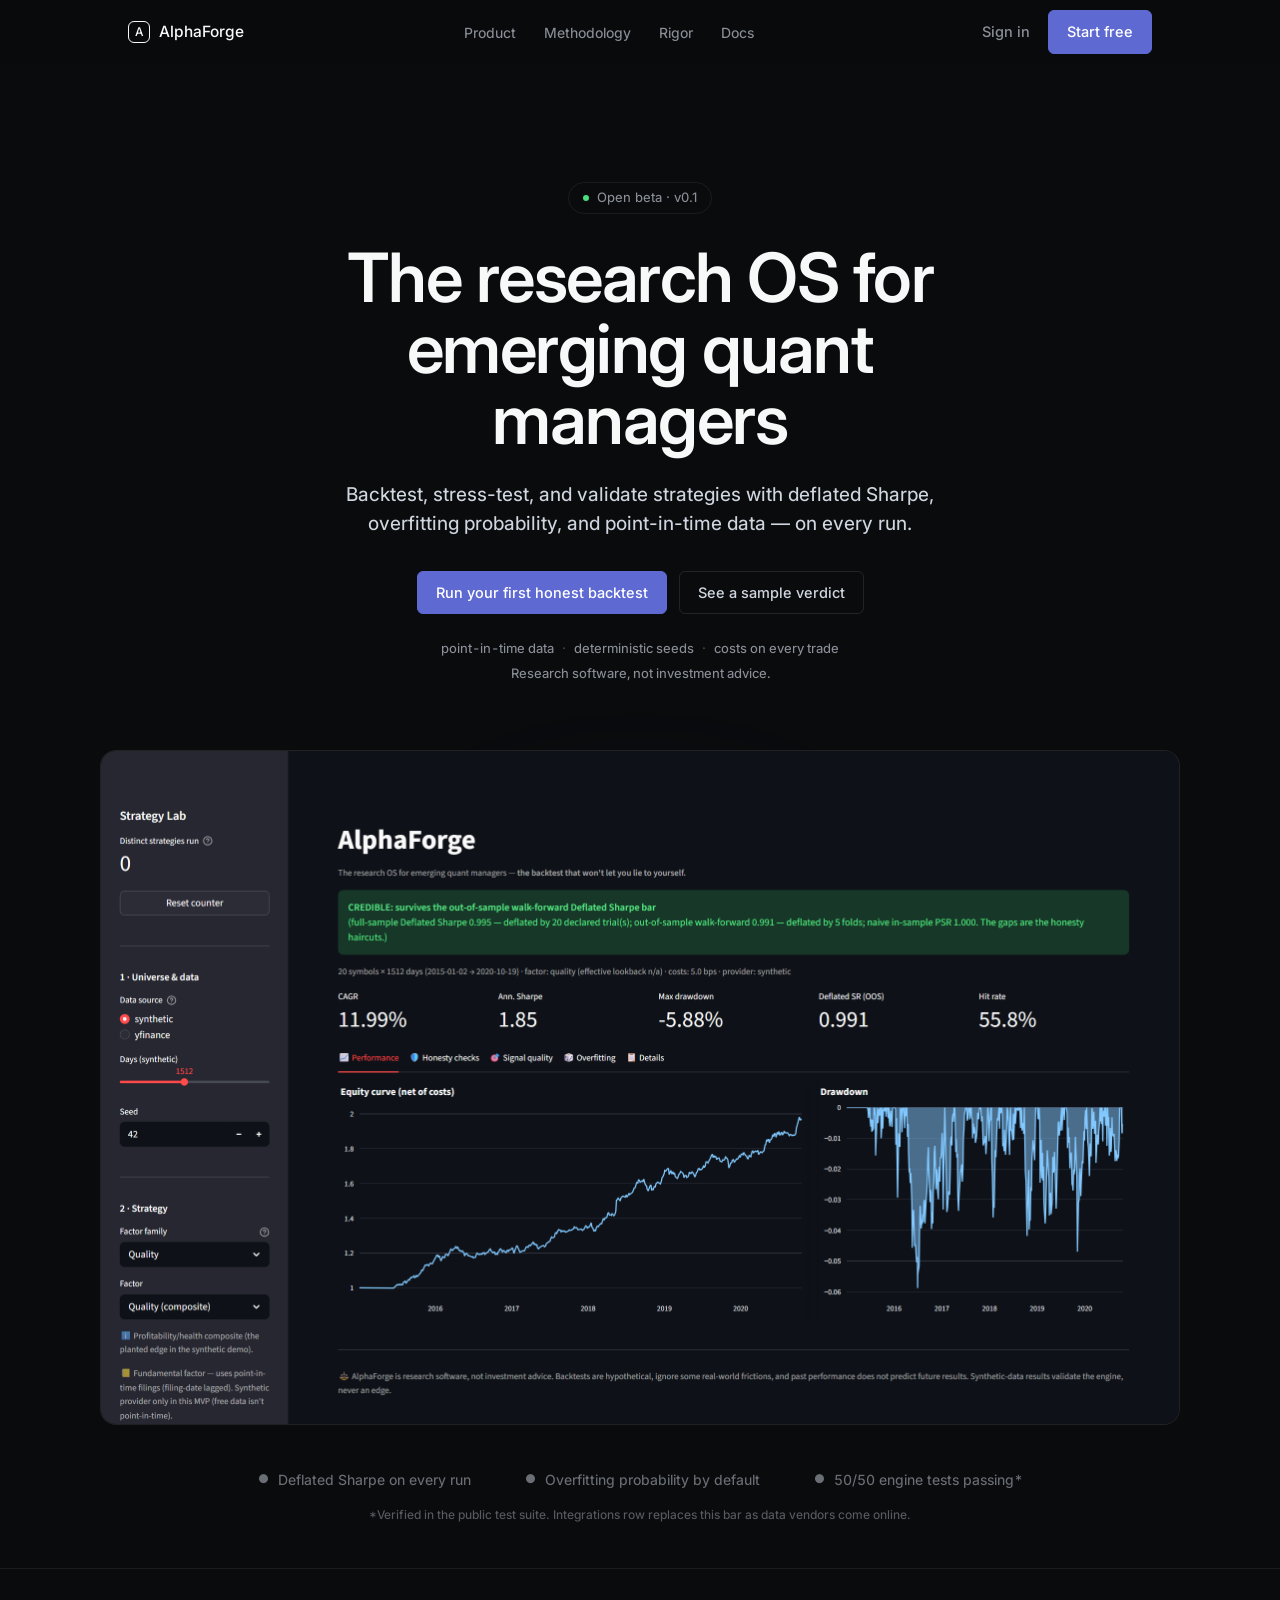
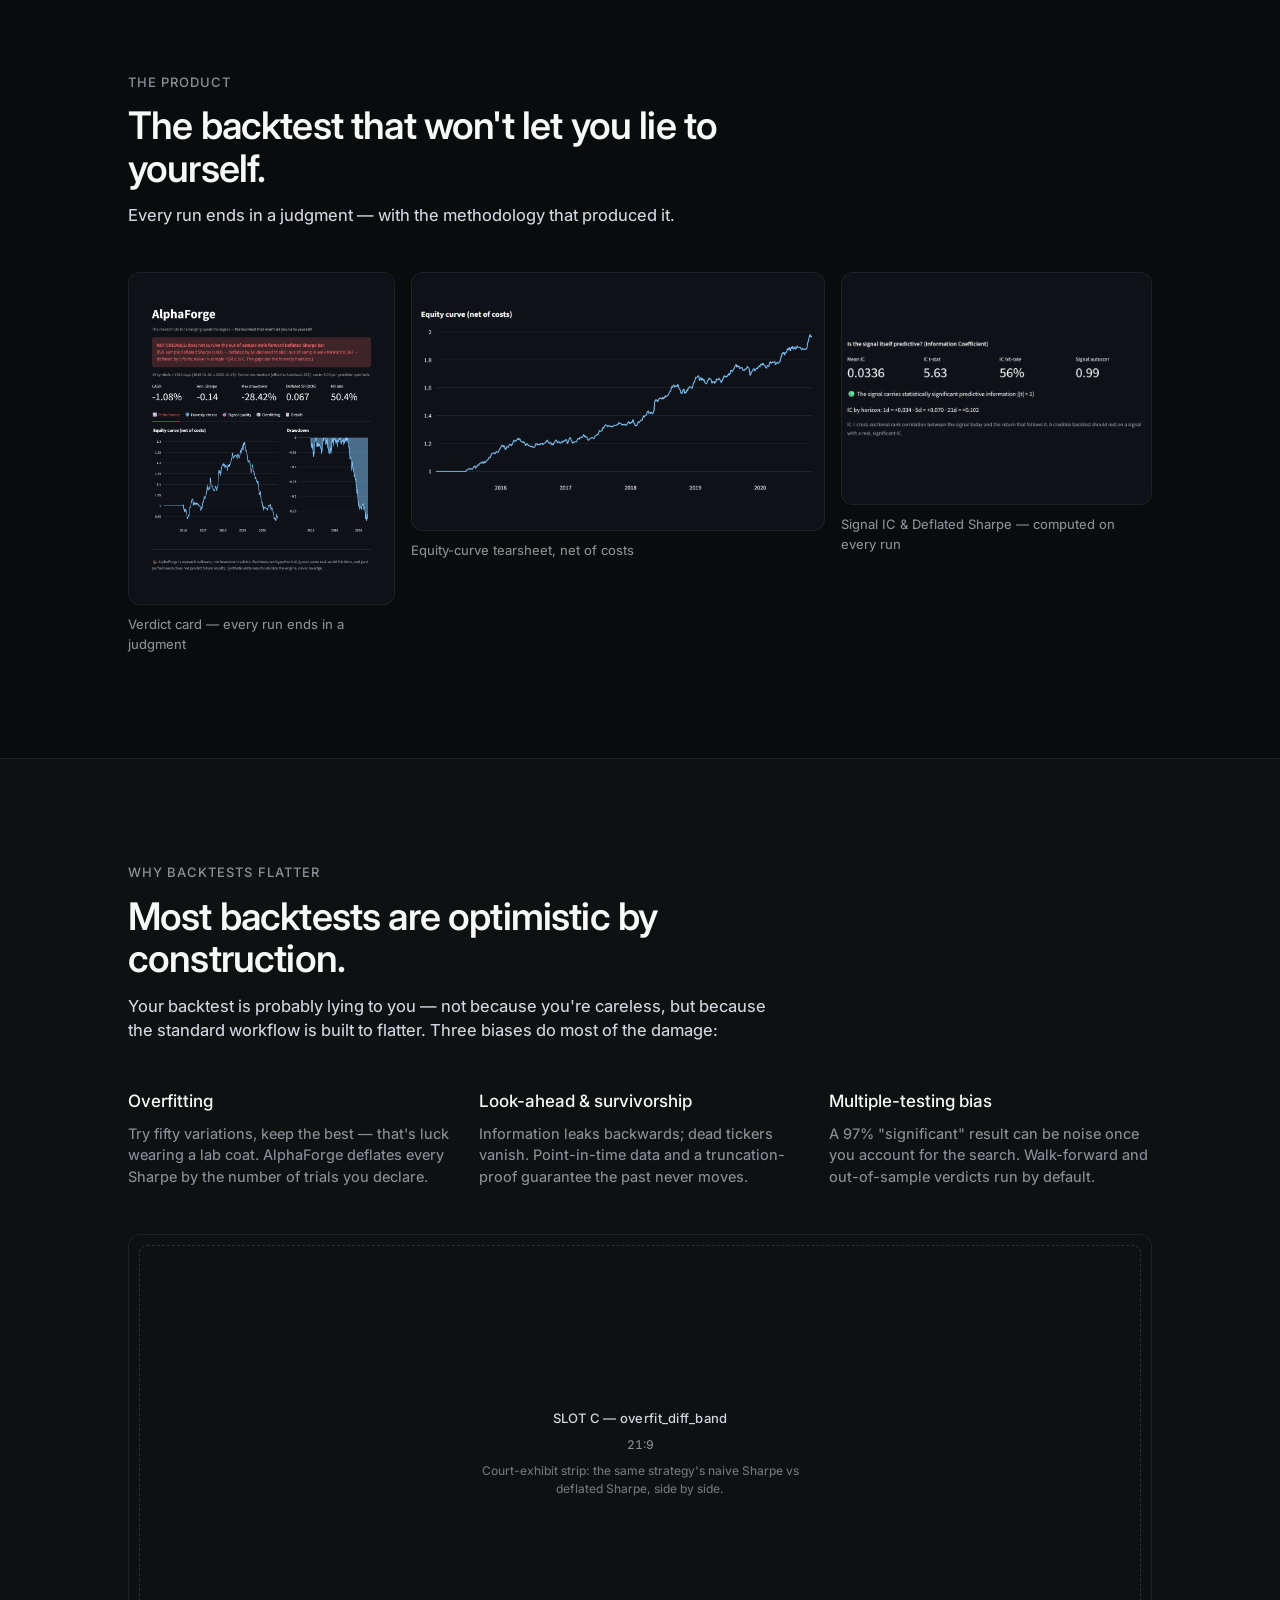
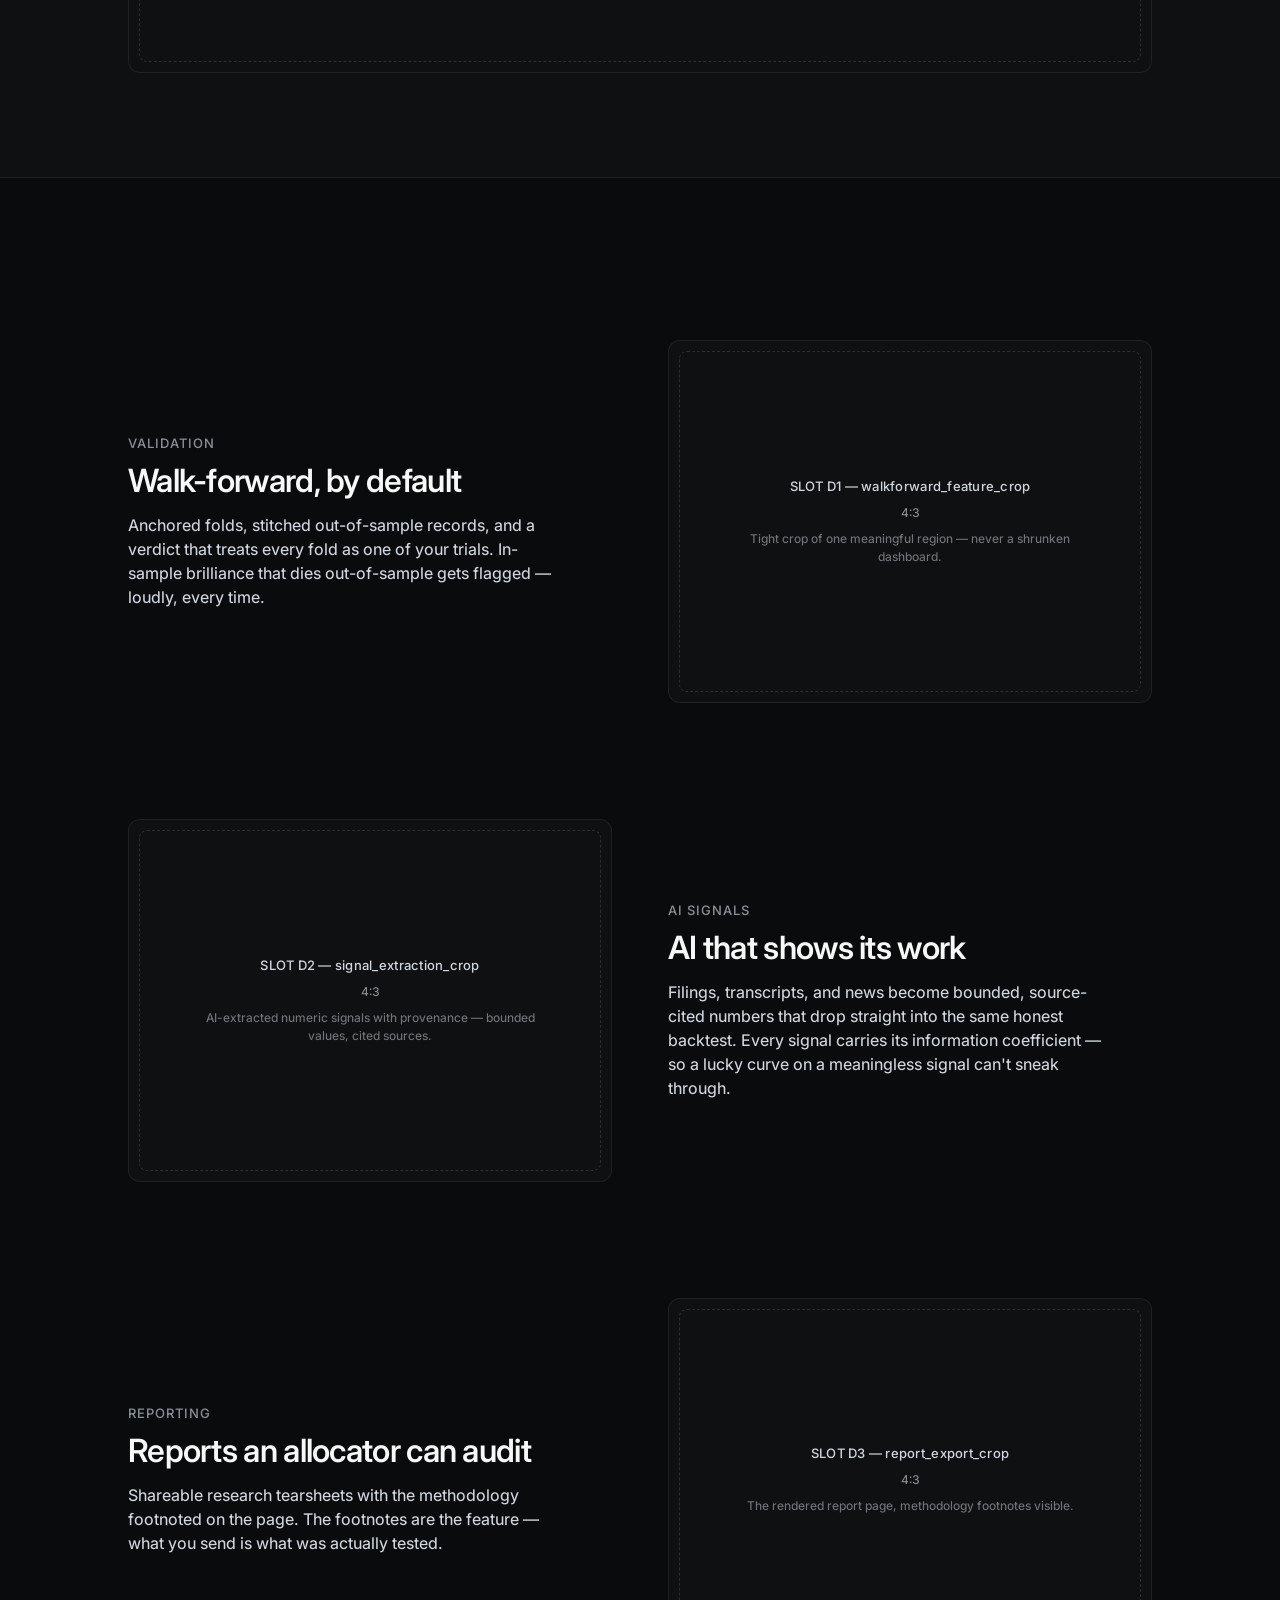
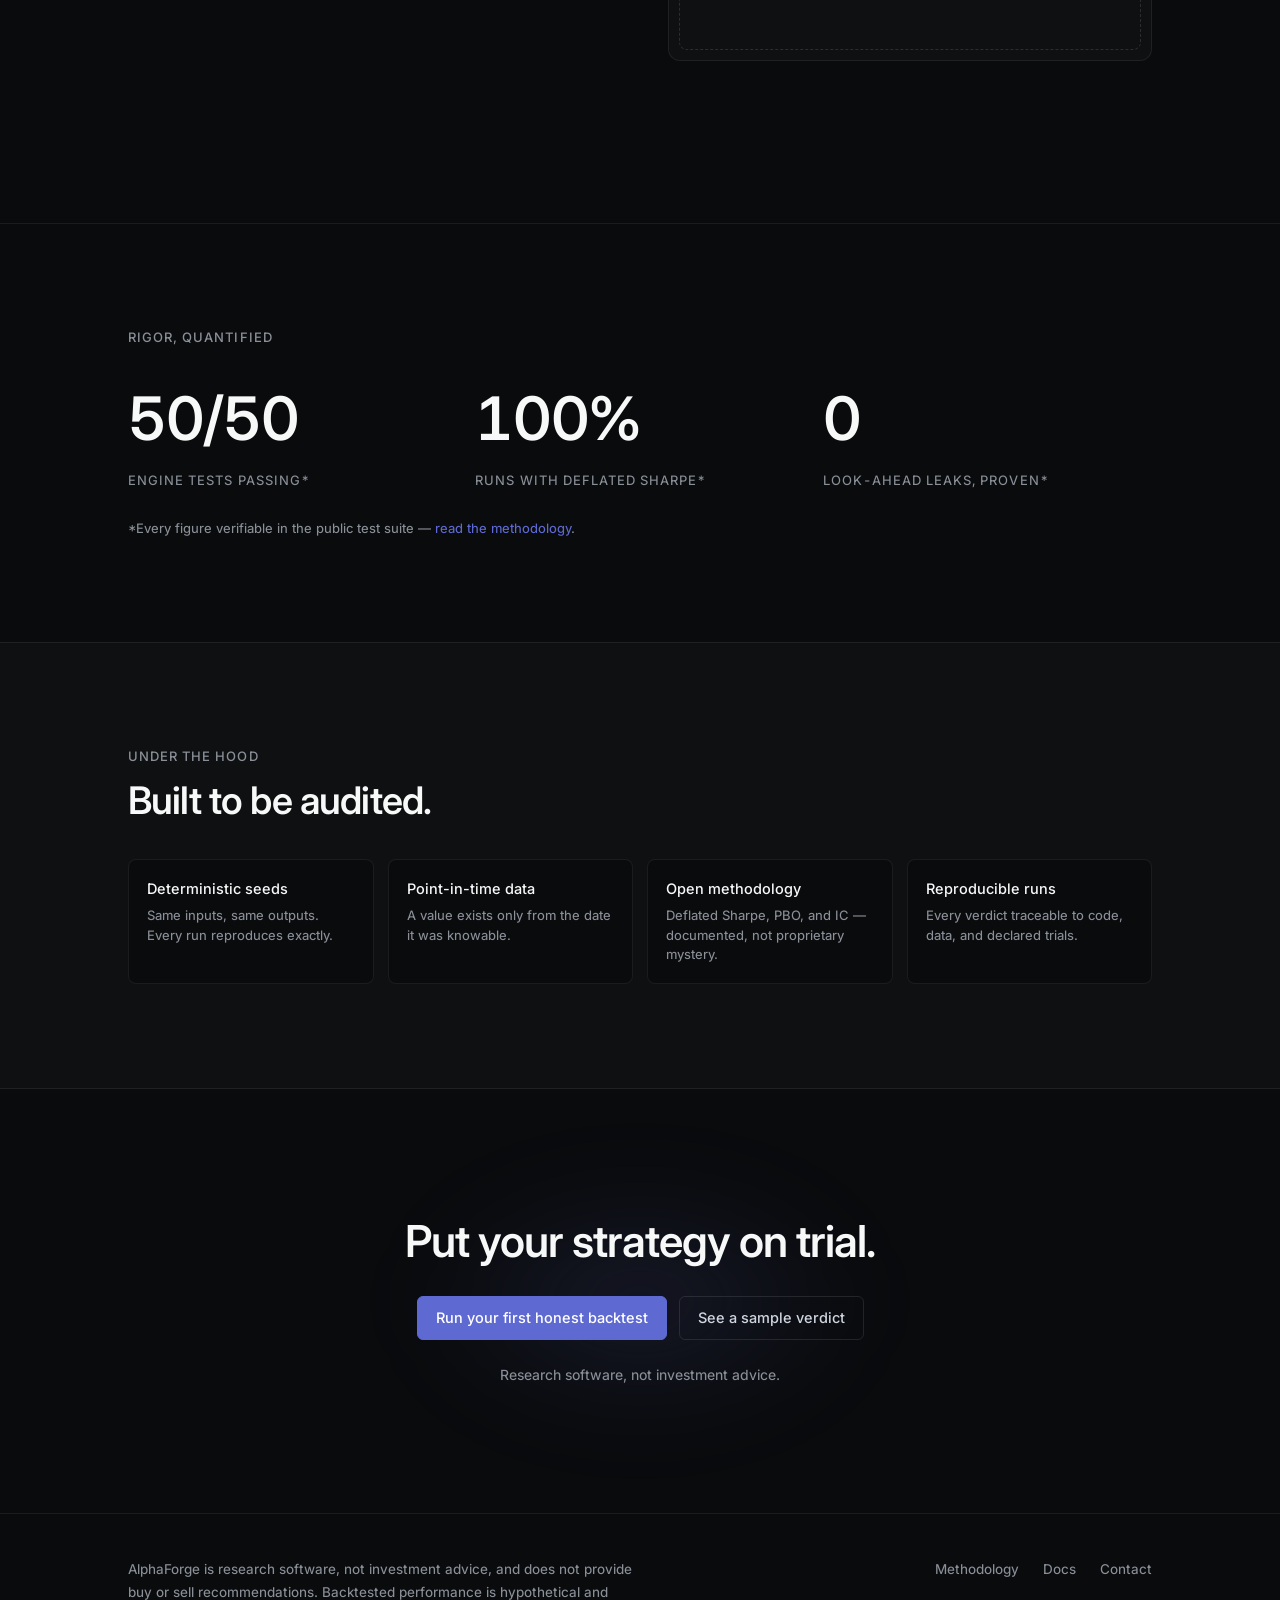
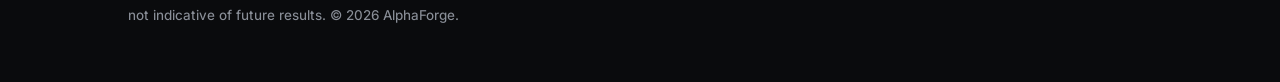
<file: marketing/landing_v2.html>
<!DOCTYPE html>
<html lang="en">
<head>
<meta charset="utf-8">
<meta name="viewport" content="width=device-width, initial-scale=1">
<title>AlphaForge — the research OS for emerging quant managers</title>
<link rel="preconnect" href="https://fonts.googleapis.com">
<link rel="preconnect" href="https://fonts.gstatic.com" crossorigin>
<link href="https://fonts.googleapis.com/css2?family=Inter:wght@400..620&display=swap" rel="stylesheet">
<style>
  :root{
    --bg:#0A0B0D; --panel:#0F1011; --panel2:#131417;
    --hair:rgba(255,255,255,.07); --hair2:rgba(255,255,255,.10);
    --t1:#F7F8F8; --t2:#D0D6E0; --t3:#8A8F98;
    --accent:#5E6AD2; --accent-h:#6E7AE6;
    --sans:'Inter',-apple-system,'Segoe UI',system-ui,sans-serif;
  }
  *{box-sizing:border-box;margin:0;padding:0}
  html{scroll-behavior:smooth}
  body{font-family:var(--sans);background:var(--bg);color:var(--t1);line-height:1.5;font-weight:450;-webkit-font-smoothing:antialiased}
  .wrap{max-width:1080px;margin:0 auto;padding:0 28px}
  a{color:inherit;text-decoration:none}
  .num{font-variant-numeric:tabular-nums}
  .eyebrow{font-size:13px;letter-spacing:.08em;text-transform:uppercase;color:var(--t3);font-weight:500}
  h1{font-size:clamp(40px,6vw,68px);line-height:1.05;font-weight:580;letter-spacing:-.022em}
  h2{font-size:38px;line-height:1.12;font-weight:580;letter-spacing:-.022em}
  h3{font-size:17px;font-weight:500}
  section{padding:104px 0}
  /* nav */
  nav{position:sticky;top:0;z-index:50;height:64px;backdrop-filter:blur(12px);background:rgba(10,11,13,.75);border-bottom:1px solid transparent;transition:border-color .2s}
  nav.scrolled{border-bottom-color:var(--hair)}
  .navrow{display:flex;align-items:center;justify-content:space-between;height:64px}
  .logo{display:flex;align-items:center;gap:9px;font-weight:500;font-size:15.5px}
  .mark{width:22px;height:22px;border:1.5px solid var(--t1);border-radius:6px;display:grid;place-items:center;font-size:12px;font-weight:500}
  .navlinks{display:flex;gap:28px;font-size:14px;color:var(--t3)}
  .navlinks a:hover{color:var(--t1)}
  .navright{display:flex;gap:10px;align-items:center}
  .btn{display:inline-flex;align-items:center;justify-content:center;gap:8px;font-size:14.5px;font-weight:500;padding:10px 18px;border-radius:6px;cursor:pointer;border:1px solid var(--hair2);color:var(--t2);background:transparent;transition:all .15s cubic-bezier(.25,.46,.45,.94)}
  .btn:hover{border-color:rgba(255,255,255,.2);color:var(--t1)}
  .btn-primary{background:var(--accent);border-color:var(--accent);color:#fff}
  .btn-primary:hover{background:var(--accent-h);border-color:var(--accent-h);color:#fff}
  .btn-ghost-sm{border:none;color:var(--t3);padding:10px 8px}
  /* hero */
  .hero{padding:118px 0 0;text-align:center}
  .hero .pill{display:inline-flex;align-items:center;gap:8px;font-size:13px;color:var(--t3);border:1px solid var(--hair);border-radius:999px;padding:5px 14px;margin-bottom:28px}
  .hero .pill .dotg{width:6px;height:6px;border-radius:50%;background:#4ade80}
  .hero h1{max-width:720px;margin:0 auto}
  .hero .sub{font-size:19px;color:var(--t2);max-width:640px;margin:24px auto 32px;line-height:1.55}
  .ctas{display:flex;gap:12px;justify-content:center;flex-wrap:wrap}
  .micro{margin-top:22px;font-size:13px;color:var(--t3);line-height:1.9}
  .micro .sep{opacity:.5;margin:0 8px}
  /* image slots */
  .shotbox{position:relative;background:var(--panel);border:1px solid var(--hair);overflow:hidden}
  .shotbox img{width:100%;height:100%;object-fit:cover;display:block}
  .slot{position:relative;background:var(--panel);border:1px solid var(--hair);display:flex;flex-direction:column;align-items:center;justify-content:center;gap:8px;overflow:hidden}
  .slot::before{content:"";position:absolute;inset:10px;border:1px dashed rgba(255,255,255,.12);border-radius:8px;pointer-events:none}
  .slot .sname{font-size:13px;font-weight:500;color:var(--t2);letter-spacing:.02em}
  .slot .smeta{font-size:12px;color:var(--t3)}
  .slot .shint{font-size:12px;color:var(--t3);max-width:46ch;text-align:center;padding:0 18px;opacity:.8}
  /* hero canvas */
  .canvas-zone{position:relative;margin-top:64px}
  .canvas-zone .glow{position:absolute;left:50%;top:-8%;transform:translateX(-50%);width:760px;height:420px;background:radial-gradient(closest-side,rgba(94,106,210,.16),transparent 70%);filter:blur(40px);pointer-events:none}
  .hero-canvas{aspect-ratio:16/10;border-radius:16px;position:relative;z-index:1}
  /* proof bar */
  .proof{padding:44px 0;border-bottom:1px solid var(--hair)}
  .proofrow{display:flex;justify-content:center;gap:54px;flex-wrap:wrap;color:var(--t3);font-size:14px}
  .proofrow .it{display:flex;align-items:center;gap:9px;opacity:.75}
  .proofrow .tick{color:var(--t3);font-size:12px}
  .proofcap{text-align:center;font-size:12px;color:var(--t3);opacity:.6;margin-top:16px}
  /* specimen gallery */
  .gallery-head{max-width:640px}
  .gallery-head p{color:var(--t2);font-size:16.5px;margin-top:14px}
  .specimens{display:grid;grid-template-columns:0.9fr 1.4fr 1.05fr;gap:16px;margin-top:44px;align-items:start}
  .specimen .slot{border-radius:12px;padding:0}
  .specimen .cap{font-size:13px;color:var(--t3);margin-top:10px}
  .sp1{aspect-ratio:4/5;border-radius:12px}
  .sp2{aspect-ratio:16/10;border-radius:12px}
  .sp3{aspect-ratio:4/3;border-radius:12px}
  /* diagnosis */
  .diag{border-top:1px solid var(--hair);border-bottom:1px solid var(--hair);background:var(--panel)}
  .diag h2{max-width:620px}
  .diag .lead{color:var(--t2);font-size:16.5px;max-width:640px;margin-top:14px}
  .cols3{display:grid;grid-template-columns:repeat(3,1fr);gap:28px;margin-top:46px}
  .cols3 h3{margin-bottom:8px}
  .cols3 p{font-size:14.5px;color:var(--t3)}
  .exhibit{aspect-ratio:21/9;border-radius:12px;margin-top:46px}
  /* feature rows */
  .frow{display:grid;grid-template-columns:1fr 1fr;gap:56px;align-items:center;padding:58px 0}
  .frow .txt h2{font-size:32px}
  .frow .txt p{color:var(--t2);font-size:16px;margin-top:14px;max-width:44ch}
  .frow .media .slot{aspect-ratio:4/3;border-radius:12px}
  /* numbers band */
  .numbers{border-top:1px solid var(--hair)}
  .nb{display:grid;grid-template-columns:repeat(3,1fr);gap:18px;margin-top:8px}
  .nb .stat .v{font-size:60px;font-weight:580;letter-spacing:-.022em}
  .nb .stat .l{font-size:13px;letter-spacing:.08em;text-transform:uppercase;color:var(--t3);margin-top:8px}
  .method{font-size:13px;color:var(--t3);margin-top:28px}
  .method a{color:var(--accent)}
  /* audited strip */
  .audit{background:var(--panel);border-top:1px solid var(--hair);border-bottom:1px solid var(--hair)}
  .audit4{display:grid;grid-template-columns:repeat(4,1fr);gap:14px;margin-top:38px}
  .acard{border:1px solid var(--hair);border-radius:8px;padding:18px;background:var(--bg)}
  .acard h3{font-size:14.5px}
  .acard p{font-size:13px;color:var(--t3);margin-top:6px}
  /* closing */
  .closing{position:relative;text-align:center;padding:128px 0;overflow:hidden}
  .closing .glow{position:absolute;left:50%;top:50%;transform:translate(-50%,-50%);width:680px;height:380px;background:radial-gradient(closest-side,rgba(94,106,210,.14),transparent 70%);filter:blur(40px);pointer-events:none}
  .closing h2{font-size:44px;position:relative}
  .closing p{color:var(--t3);font-size:14px;margin-top:24px;position:relative}
  .closing .ctas{margin-top:30px;position:relative}
  footer{border-top:1px solid var(--hair);padding:44px 0 56px;color:var(--t3);font-size:13.5px;line-height:1.7}
  footer .frow2{display:flex;justify-content:space-between;gap:40px;flex-wrap:wrap}
  footer .links{display:flex;gap:24px}
  footer .links a:hover{color:var(--t1)}
  @media(max-width:880px){
    section{padding:72px 0}
    .navlinks{display:none}
    .specimens,.cols3,.audit4,.nb{grid-template-columns:1fr}
    .frow{grid-template-columns:1fr;gap:26px}
    .frow.rev .media{order:-1}
    h2{font-size:30px}
  }
</style>
</head>
<body>

<nav id="nav"><div class="wrap navrow">
  <div class="logo"><span class="mark">A</span>AlphaForge</div>
  <div class="navlinks"><a href="#specimens">Product</a><a href="#diagnosis">Methodology</a><a href="#numbers">Rigor</a><a>Docs</a></div>
  <div class="navright"><a class="btn btn-ghost-sm">Sign in</a><a class="btn btn-primary">Start free</a></div>
</div></nav>

<header class="wrap hero">
  <div class="pill"><span class="dotg"></span>Open beta · v0.1</div>
  <h1>The research OS for emerging quant managers</h1>
  <p class="sub">Backtest, stress-test, and validate strategies with deflated Sharpe, overfitting probability, and point-in-time data — on every run.</p>
  <div class="ctas">
    <a class="btn btn-primary">Run your first honest backtest</a>
    <a class="btn">See a sample verdict</a>
  </div>
  <p class="micro num">point-in-time data<span class="sep">·</span>deterministic seeds<span class="sep">·</span>costs on every trade<br>Research software, not investment advice.</p>

  <div class="canvas-zone">
    <div class="glow"></div>
    <div class="shotbox hero-canvas">
      <img src="assets/hero_product_canvas.png" alt="The AlphaForge workspace: a completed quality-factor run with a CREDIBLE verdict, equity curve, drawdown, and out-of-sample panels" style="object-position:top">
    </div>
  </div>
</header>

<div class="proof"><div class="wrap">
  <div class="proofrow num">
    <span class="it"><span class="tick">●</span>Deflated Sharpe on every run</span>
    <span class="it"><span class="tick">●</span>Overfitting probability by default</span>
    <span class="it"><span class="tick">●</span>50/50 engine tests passing*</span>
  </div>
  <div class="proofcap">*Verified in the public test suite. Integrations row replaces this bar as data vendors come online.</div>
</div></div>

<section id="specimens"><div class="wrap">
  <div class="gallery-head">
    <div class="eyebrow">The product</div>
    <h2 style="margin-top:12px">The backtest that won't let you lie to yourself.</h2>
    <p>Every run ends in a judgment — with the methodology that produced it.</p>
  </div>
  <div class="specimens">
    <div class="specimen"><div class="shotbox sp1">
      <img src="assets/verdict_card_specimen.png" alt="A NOT CREDIBLE verdict: full-sample Deflated Sharpe 0.005 at 50 declared trials, with the honesty haircuts spelled out">
    </div><div class="cap">Verdict card — every run ends in a judgment</div></div>
    <div class="specimen"><div class="shotbox sp2">
      <img src="assets/tearsheet_specimen.png" alt="Equity curve, net of costs, from a certified quality-factor run">
    </div><div class="cap">Equity-curve tearsheet, net of costs</div></div>
    <div class="specimen"><div class="shotbox sp3">
      <img src="assets/dsr_pbo_specimen.png" alt="Signal information-coefficient panel: mean IC 0.0336, t-stat 5.63, statistically significant">
    </div><div class="cap">Signal IC &amp; Deflated Sharpe — computed on every run</div></div>
  </div>
</div></section>

<section id="diagnosis" class="diag"><div class="wrap">
  <div class="eyebrow">Why backtests flatter</div>
  <h2 style="margin-top:12px">Most backtests are optimistic by construction.</h2>
  <p class="lead">Your backtest is probably lying to you — not because you're careless, but because the standard workflow is built to flatter. Three biases do most of the damage:</p>
  <div class="cols3">
    <div><h3>Overfitting</h3><p>Try fifty variations, keep the best — that's luck wearing a lab coat. AlphaForge deflates every Sharpe by the number of trials you declare.</p></div>
    <div><h3>Look-ahead &amp; survivorship</h3><p>Information leaks backwards; dead tickers vanish. Point-in-time data and a truncation-proof guarantee the past never moves.</p></div>
    <div><h3>Multiple-testing bias</h3><p>A 97% "significant" result can be noise once you account for the search. Walk-forward and out-of-sample verdicts run by default.</p></div>
  </div>
  <div class="slot exhibit">
    <div class="sname">SLOT C — overfit_diff_band</div><div class="smeta num">21:9</div>
    <div class="shint">Court-exhibit strip: the same strategy's naive Sharpe vs deflated Sharpe, side by side.</div>
  </div>
</div></section>

<section><div class="wrap">
  <div class="frow">
    <div class="txt">
      <div class="eyebrow">Validation</div>
      <h2 style="margin-top:10px">Walk-forward, by default</h2>
      <p>Anchored folds, stitched out-of-sample records, and a verdict that treats every fold as one of your trials. In-sample brilliance that dies out-of-sample gets flagged — loudly, every time.</p>
    </div>
    <div class="media"><div class="slot">
      <div class="sname">SLOT D1 — walkforward_feature_crop</div><div class="smeta num">4:3</div>
      <div class="shint">Tight crop of one meaningful region — never a shrunken dashboard.</div>
    </div></div>
  </div>
  <div class="frow rev">
    <div class="media"><div class="slot">
      <div class="sname">SLOT D2 — signal_extraction_crop</div><div class="smeta num">4:3</div>
      <div class="shint">AI-extracted numeric signals with provenance — bounded values, cited sources.</div>
    </div></div>
    <div class="txt">
      <div class="eyebrow">AI signals</div>
      <h2 style="margin-top:10px">AI that shows its work</h2>
      <p>Filings, transcripts, and news become bounded, source-cited numbers that drop straight into the same honest backtest. Every signal carries its information coefficient — so a lucky curve on a meaningless signal can't sneak through.</p>
    </div>
  </div>
  <div class="frow">
    <div class="txt">
      <div class="eyebrow">Reporting</div>
      <h2 style="margin-top:10px">Reports an allocator can audit</h2>
      <p>Shareable research tearsheets with the methodology footnoted on the page. The footnotes are the feature — what you send is what was actually tested.</p>
    </div>
    <div class="media"><div class="slot">
      <div class="sname">SLOT D3 — report_export_crop</div><div class="smeta num">4:3</div>
      <div class="shint">The rendered report page, methodology footnotes visible.</div>
    </div></div>
  </div>
</div></section>

<section id="numbers" class="numbers"><div class="wrap">
  <div class="eyebrow">Rigor, quantified</div>
  <div class="nb num" style="margin-top:26px">
    <div class="stat"><div class="v">50/50</div><div class="l">engine tests passing*</div></div>
    <div class="stat"><div class="v">100%</div><div class="l">runs with deflated Sharpe*</div></div>
    <div class="stat"><div class="v">0</div><div class="l">look-ahead leaks, proven*</div></div>
  </div>
  <p class="method">*Every figure verifiable in the public test suite — <a>read the methodology</a>.</p>
</div></section>

<section class="audit"><div class="wrap">
  <div class="eyebrow">Under the hood</div>
  <h2 style="margin-top:12px">Built to be audited.</h2>
  <div class="audit4">
    <div class="acard"><h3>Deterministic seeds</h3><p>Same inputs, same outputs. Every run reproduces exactly.</p></div>
    <div class="acard"><h3>Point-in-time data</h3><p>A value exists only from the date it was knowable.</p></div>
    <div class="acard"><h3>Open methodology</h3><p>Deflated Sharpe, PBO, and IC — documented, not proprietary mystery.</p></div>
    <div class="acard"><h3>Reproducible runs</h3><p>Every verdict traceable to code, data, and declared trials.</p></div>
  </div>
</div></section>

<section class="closing">
  <div class="glow"></div>
  <div class="wrap">
    <h2>Put your strategy on trial.</h2>
    <div class="ctas"><a class="btn btn-primary">Run your first honest backtest</a><a class="btn">See a sample verdict</a></div>
    <p>Research software, not investment advice.</p>
  </div>
</section>

<footer><div class="wrap frow2">
  <div style="max-width:56ch">AlphaForge is research software, not investment advice, and does not provide buy or sell recommendations. Backtested performance is hypothetical and not indicative of future results. © 2026 AlphaForge.</div>
  <div class="links"><a>Methodology</a><a>Docs</a><a>Contact</a></div>
</div></footer>

<script>
  const nav=document.getElementById('nav');
  addEventListener('scroll',()=>nav.classList.toggle('scrolled',scrollY>8),{passive:true});
</script>
</body>
</html>
</file>
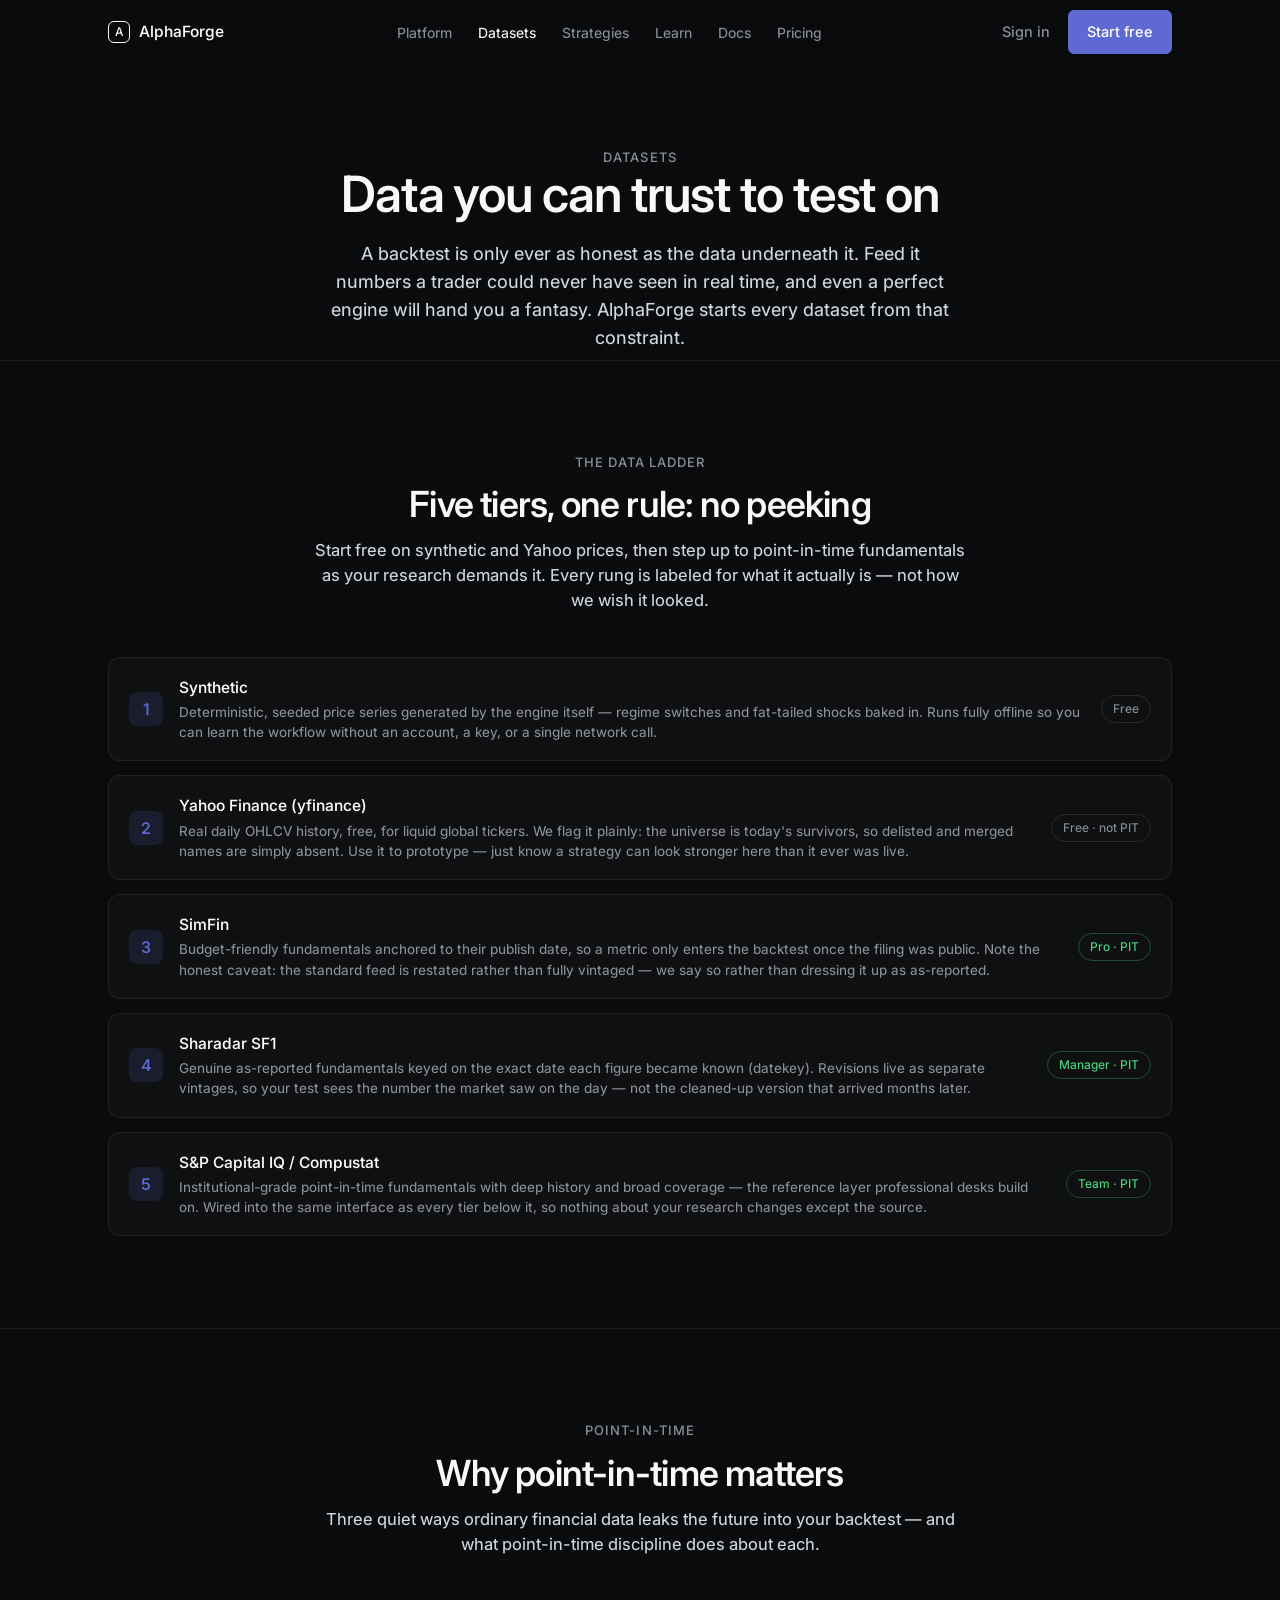
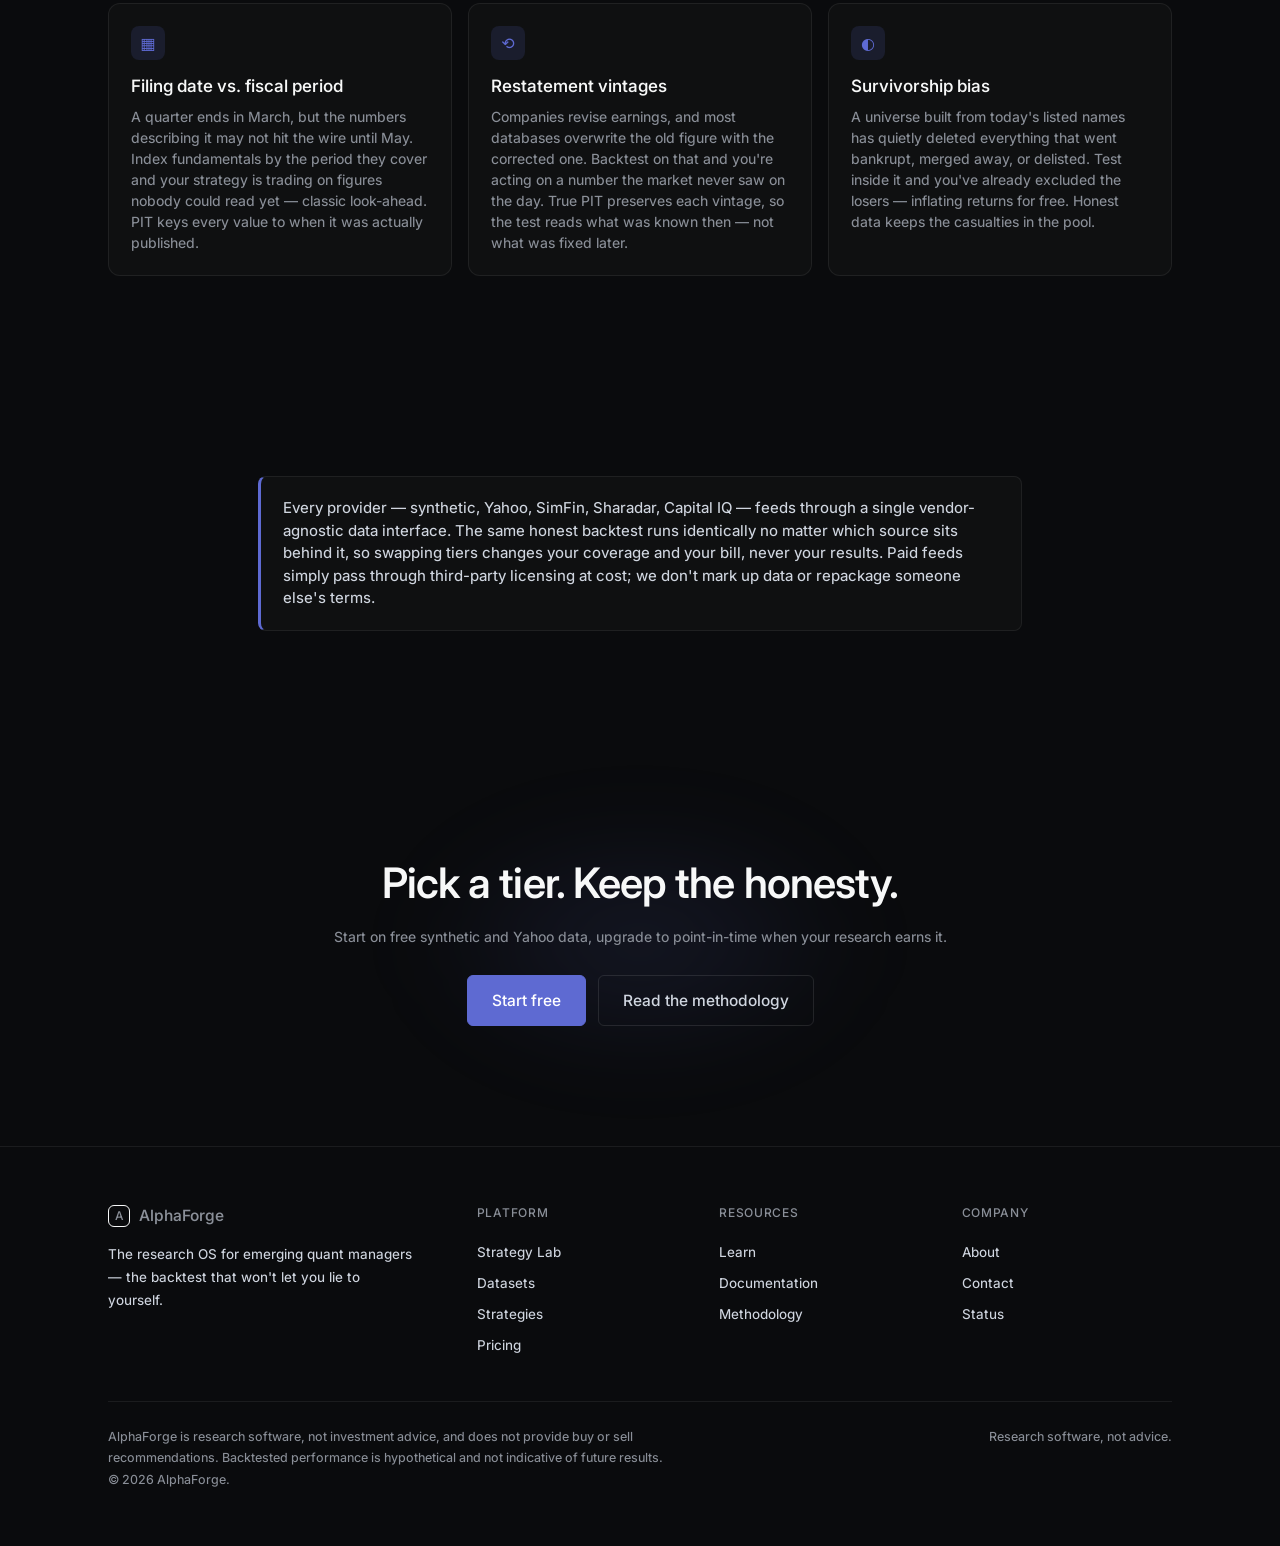
<file: marketing/site/datasets.html>
<!doctype html>
<html lang="en">
<head>
<meta charset="utf-8">
<meta name="viewport" content="width=device-width,initial-scale=1">
<title>Datasets — AlphaForge</title>
<meta name="description" content="AlphaForge's tiered data ladder, from offline synthetic prices to institutional point-in-time fundamentals. The honesty of your data sets the ceiling on the honesty of your backtest.">
<link rel="stylesheet" href="assets/site.css">
</head>
<body>

<nav id="nav"><div class="wrap navrow">
  <a class="logo" href="index.html"><span class="mark">A</span>AlphaForge</a>
  <div class="navlinks">
    <a href="lab.html">Platform</a>
    <a href="datasets.html" class="active">Datasets</a>
    <a href="strategies.html">Strategies</a>
    <a href="learn.html">Learn</a>
    <a href="docs.html">Docs</a>
    <a href="pricing.html">Pricing</a>
  </div>
  <div class="navright"><a class="btn btn-ghost-sm" href="#">Sign in</a><a class="btn btn-primary" href="pricing.html">Start free</a></div>
</div></nav>

<header class="phero">
  <div class="wrap">
    <div class="eyebrow">Datasets</div>
    <h1>Data you can trust to test on</h1>
    <p class="sub">A backtest is only ever as honest as the data underneath it. Feed it numbers a trader could never have seen in real time, and even a perfect engine will hand you a fantasy. AlphaForge starts every dataset from that constraint.</p>
  </div>
</header>

<section>
  <div class="wrap">
    <div class="section-head center">
      <div class="eyebrow">The data ladder</div>
      <h2>Five tiers, one rule: no peeking</h2>
      <p>Start free on synthetic and Yahoo prices, then step up to point-in-time fundamentals as your research demands it. Every rung is labeled for what it actually is — not how we wish it looked.</p>
    </div>

    <div class="ladder">
      <div class="rung">
        <div class="n">1</div>
        <div>
          <h3>Synthetic</h3>
          <p>Deterministic, seeded price series generated by the engine itself — regime switches and fat-tailed shocks baked in. Runs fully offline so you can learn the workflow without an account, a key, or a single network call.</p>
        </div>
        <span class="tag">Free</span>
      </div>

      <div class="rung">
        <div class="n">2</div>
        <div>
          <h3>Yahoo Finance (yfinance)</h3>
          <p>Real daily OHLCV history, free, for liquid global tickers. We flag it plainly: the universe is today's survivors, so delisted and merged names are simply absent. Use it to prototype — just know a strategy can look stronger here than it ever was live.</p>
        </div>
        <span class="tag">Free · not PIT</span>
      </div>

      <div class="rung">
        <div class="n">3</div>
        <div>
          <h3>SimFin</h3>
          <p>Budget-friendly fundamentals anchored to their publish date, so a metric only enters the backtest once the filing was public. Note the honest caveat: the standard feed is restated rather than fully vintaged — we say so rather than dressing it up as as-reported.</p>
        </div>
        <span class="tag pit">Pro · PIT</span>
      </div>

      <div class="rung">
        <div class="n">4</div>
        <div>
          <h3>Sharadar SF1</h3>
          <p>Genuine as-reported fundamentals keyed on the exact date each figure became known (datekey). Revisions live as separate vintages, so your test sees the number the market saw on the day — not the cleaned-up version that arrived months later.</p>
        </div>
        <span class="tag pit">Manager · PIT</span>
      </div>

      <div class="rung">
        <div class="n">5</div>
        <div>
          <h3>S&amp;P Capital IQ / Compustat</h3>
          <p>Institutional-grade point-in-time fundamentals with deep history and broad coverage — the reference layer professional desks build on. Wired into the same interface as every tier below it, so nothing about your research changes except the source.</p>
        </div>
        <span class="tag pit">Team · PIT</span>
      </div>
    </div>
  </div>
</section>

<section style="border-top:1px solid var(--hair)">
  <div class="wrap">
    <div class="section-head center">
      <div class="eyebrow">Point-in-time</div>
      <h2>Why point-in-time matters</h2>
      <p>Three quiet ways ordinary financial data leaks the future into your backtest — and what point-in-time discipline does about each.</p>
    </div>

    <div class="cards c3">
      <div class="card">
        <div class="ic">▦</div>
        <h3>Filing date vs. fiscal period</h3>
        <p>A quarter ends in March, but the numbers describing it may not hit the wire until May. Index fundamentals by the period they cover and your strategy is trading on figures nobody could read yet — classic look-ahead. PIT keys every value to when it was actually published.</p>
      </div>
      <div class="card">
        <div class="ic">⟲</div>
        <h3>Restatement vintages</h3>
        <p>Companies revise earnings, and most databases overwrite the old figure with the corrected one. Backtest on that and you're acting on a number the market never saw on the day. True PIT preserves each vintage, so the test reads what was known then — not what was fixed later.</p>
      </div>
      <div class="card">
        <div class="ic">◐</div>
        <h3>Survivorship bias</h3>
        <p>A universe built from today's listed names has quietly deleted everything that went bankrupt, merged away, or delisted. Test inside it and you've already excluded the losers — inflating returns for free. Honest data keeps the casualties in the pool.</p>
      </div>
    </div>
  </div>
</section>

<section>
  <div class="wrap-narrow">
    <div class="callout" style="border-left-width:3px;padding:20px 22px;font-size:15px">
      Every provider — synthetic, Yahoo, SimFin, Sharadar, Capital IQ — feeds through a single vendor-agnostic data interface. The same honest backtest runs identically no matter which source sits behind it, so swapping tiers changes your coverage and your bill, never your results. Paid feeds simply pass through third-party licensing at cost; we don't mark up data or repackage someone else's terms.
    </div>
  </div>
</section>

<section class="closing">
  <div class="glow"></div>
  <h2>Pick a tier. Keep the honesty.</h2>
  <p>Start on free synthetic and Yahoo data, upgrade to point-in-time when your research earns it.</p>
  <div class="ctas">
    <a class="btn btn-primary btn-lg" href="pricing.html">Start free</a>
    <a class="btn btn-lg" href="docs.html#methodology">Read the methodology</a>
  </div>
</section>

<footer><div class="wrap">
  <div class="fcols">
    <div class="brand"><a class="logo" href="index.html"><span class="mark">A</span>AlphaForge</a><p style="margin-top:14px">The research OS for emerging quant managers — the backtest that won't let you lie to yourself.</p></div>
    <div class="fcol"><h4>Platform</h4><a href="lab.html">Strategy Lab</a><a href="datasets.html">Datasets</a><a href="strategies.html">Strategies</a><a href="pricing.html">Pricing</a></div>
    <div class="fcol"><h4>Resources</h4><a href="learn.html">Learn</a><a href="docs.html">Documentation</a><a href="docs.html#methodology">Methodology</a></div>
    <div class="fcol"><h4>Company</h4><a href="#">About</a><a href="#">Contact</a><a href="#">Status</a></div>
  </div>
  <div class="fbot"><div class="disc">AlphaForge is research software, not investment advice, and does not provide buy or sell recommendations. Backtested performance is hypothetical and not indicative of future results. © 2026 AlphaForge.</div><div>Research software, not advice.</div></div>
</div></footer>
<script>const n=document.getElementById('nav');addEventListener('scroll',()=>n.classList.toggle('scrolled',scrollY>8),{passive:true});</script>

</body>
</html>
</file>
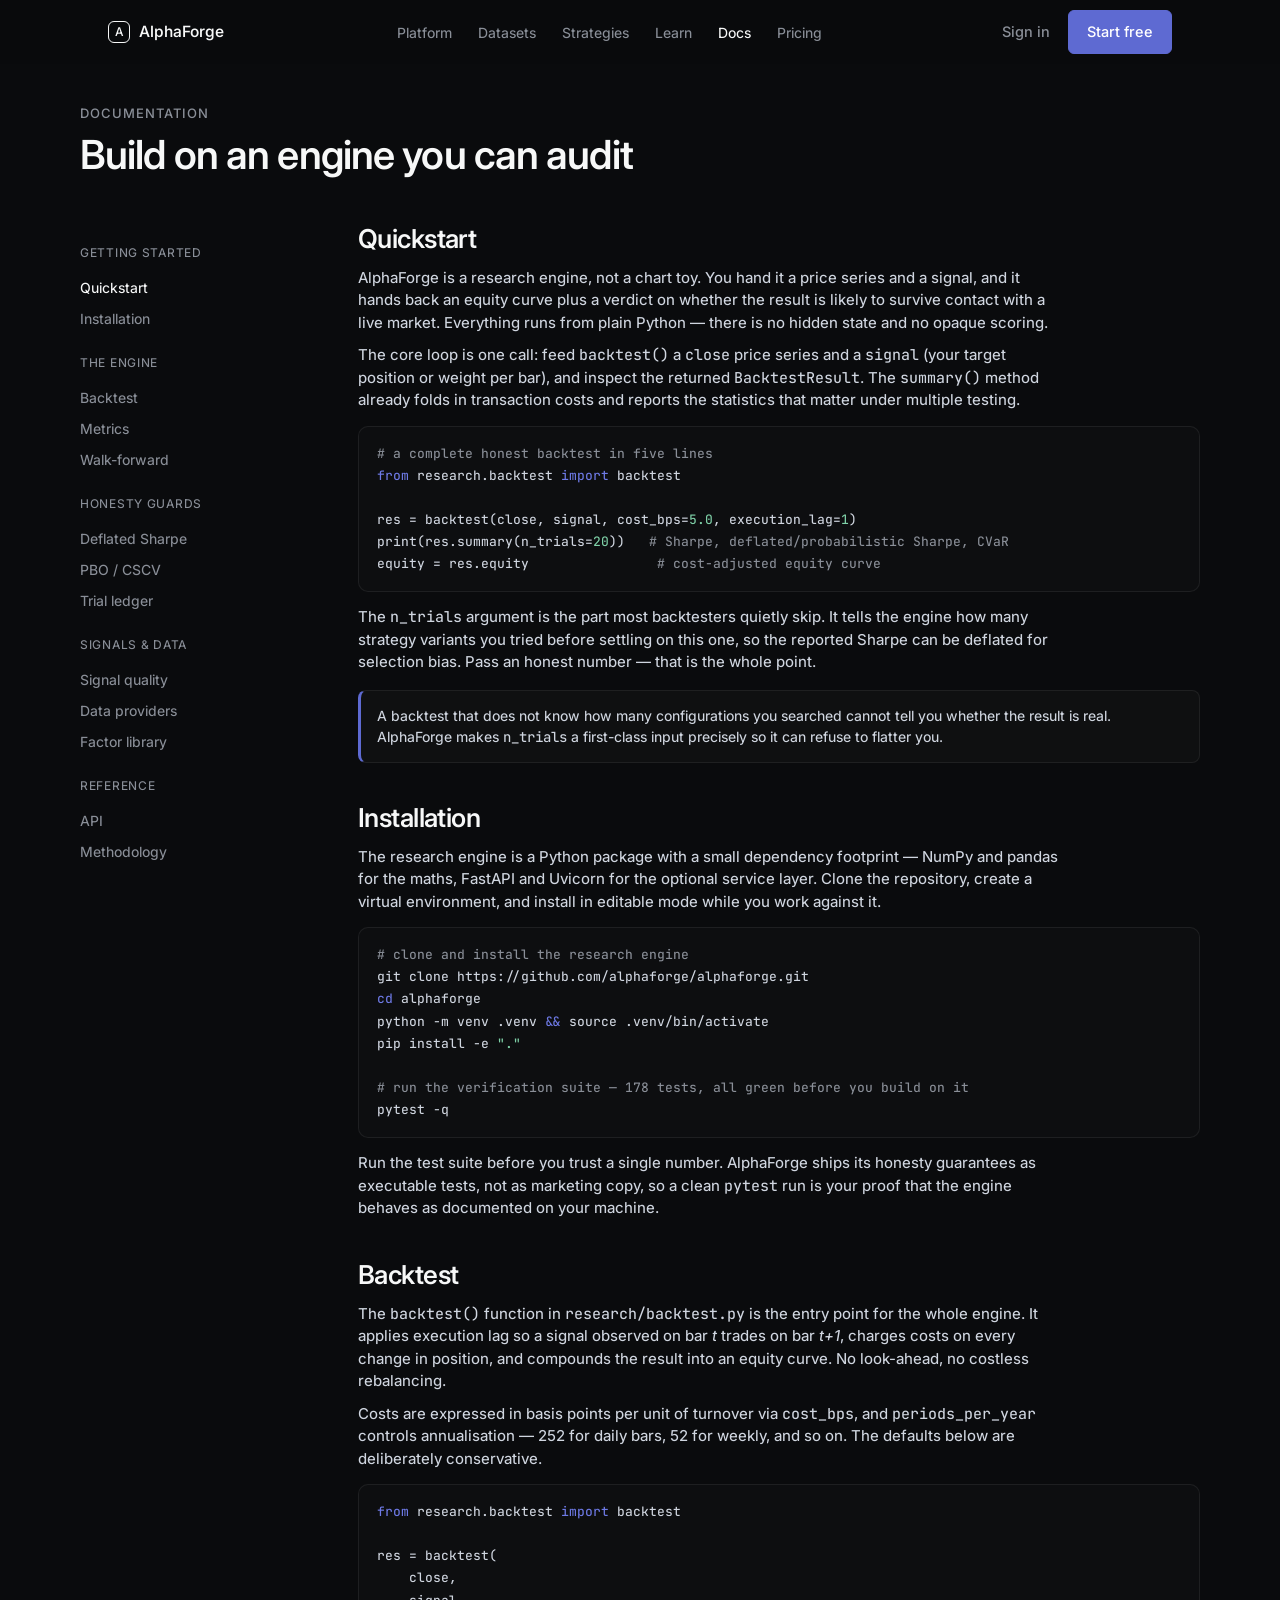
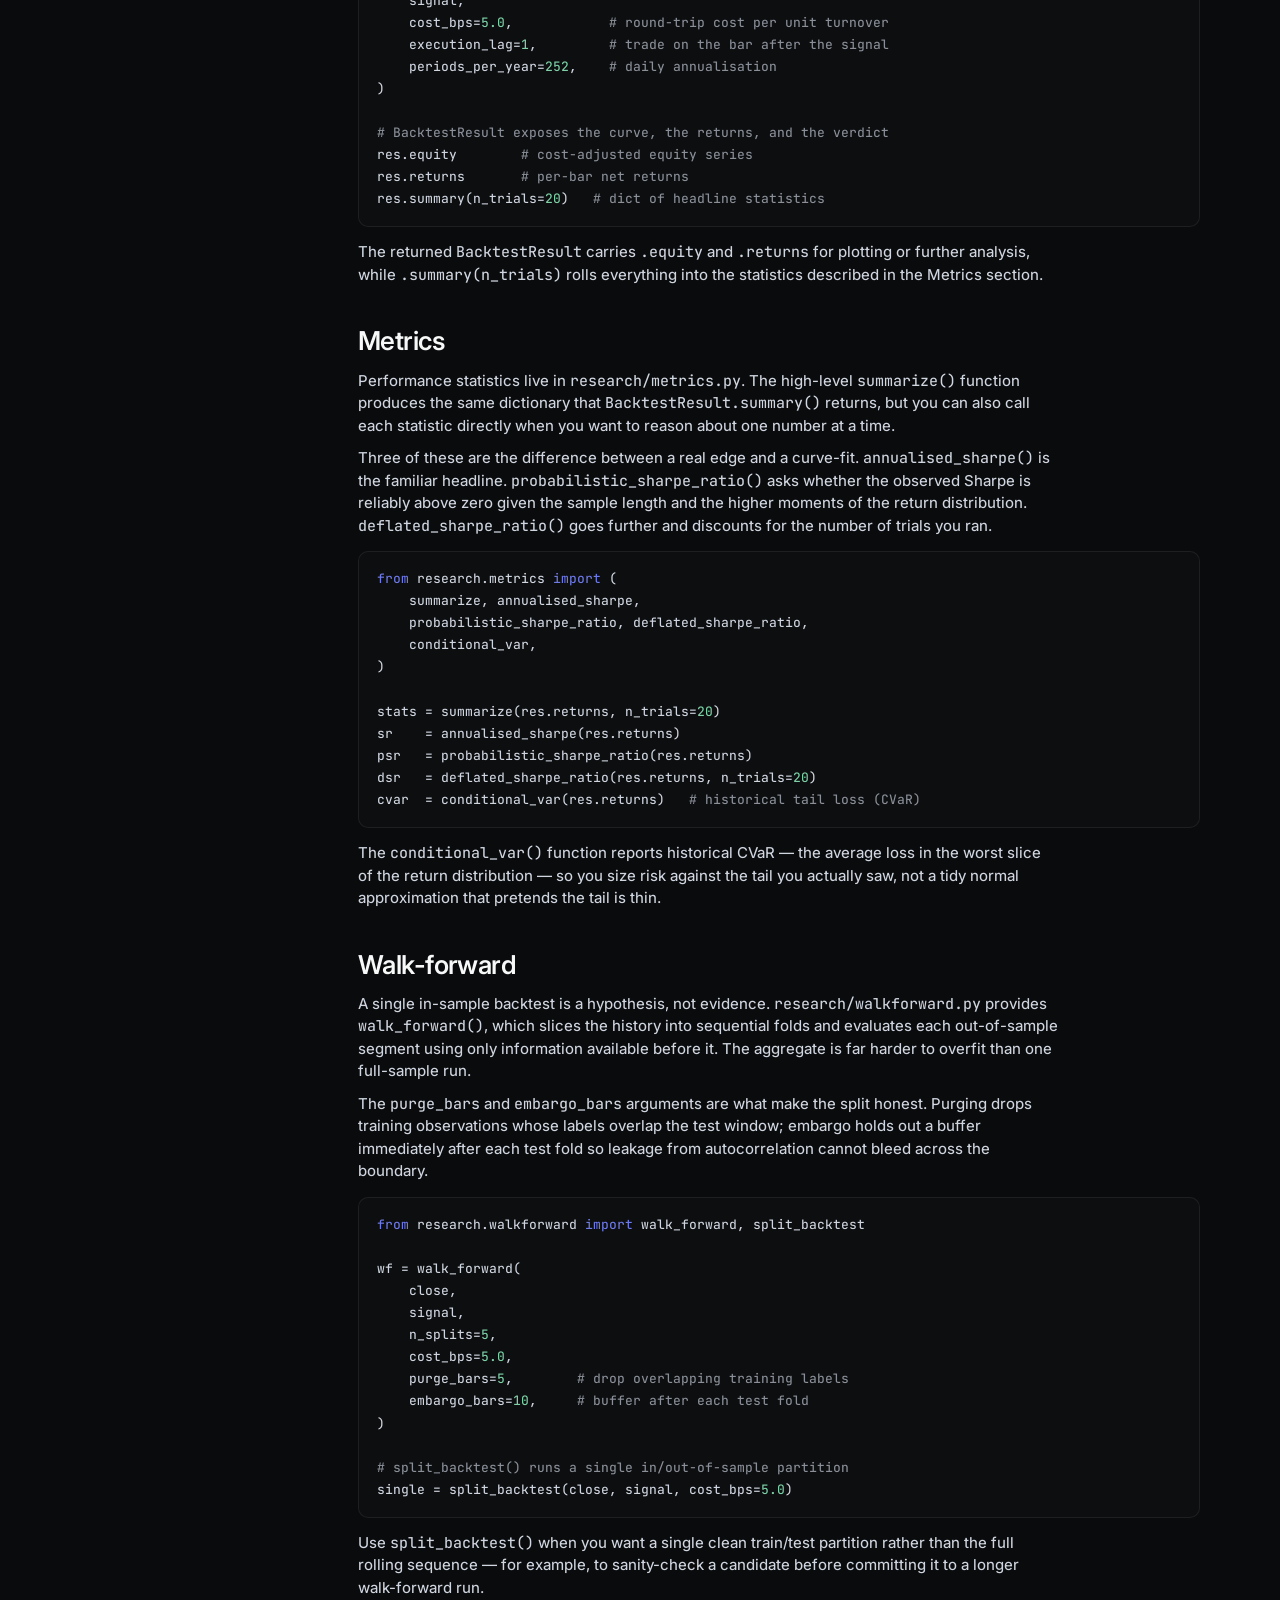
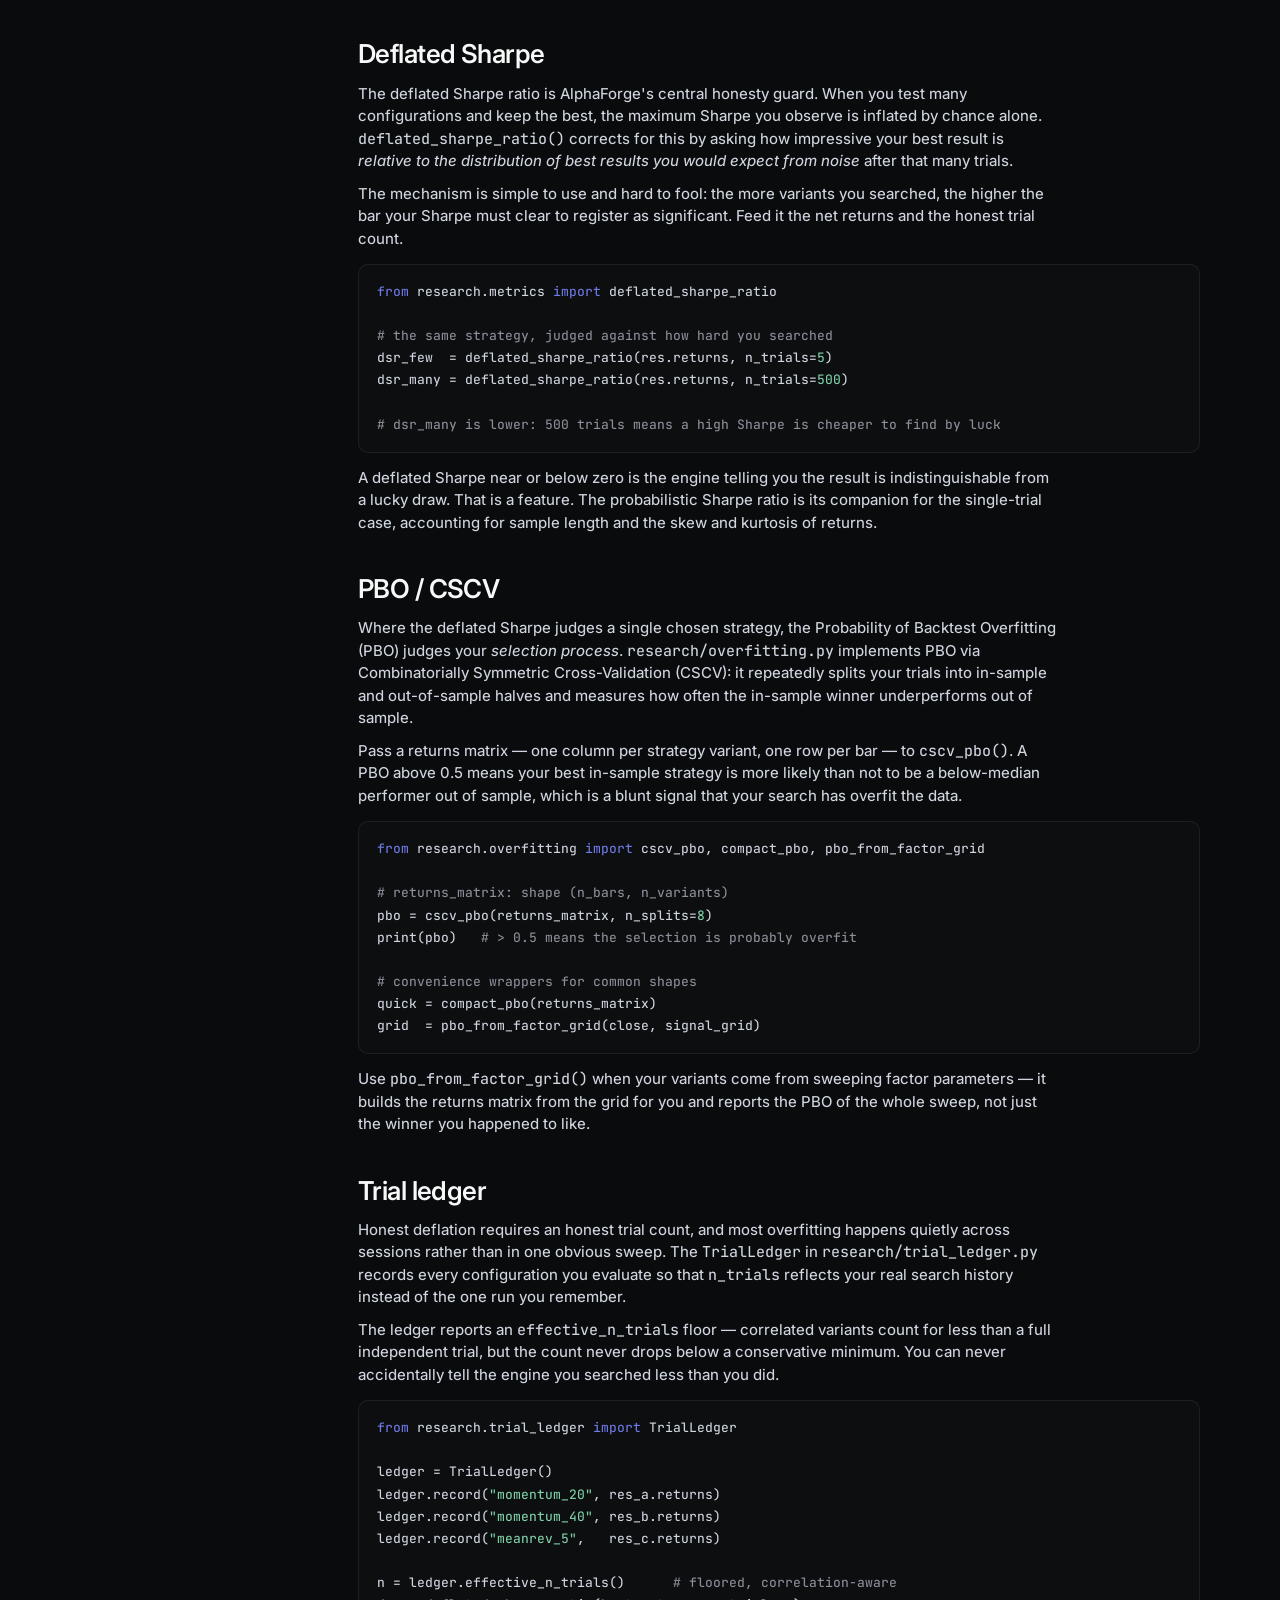
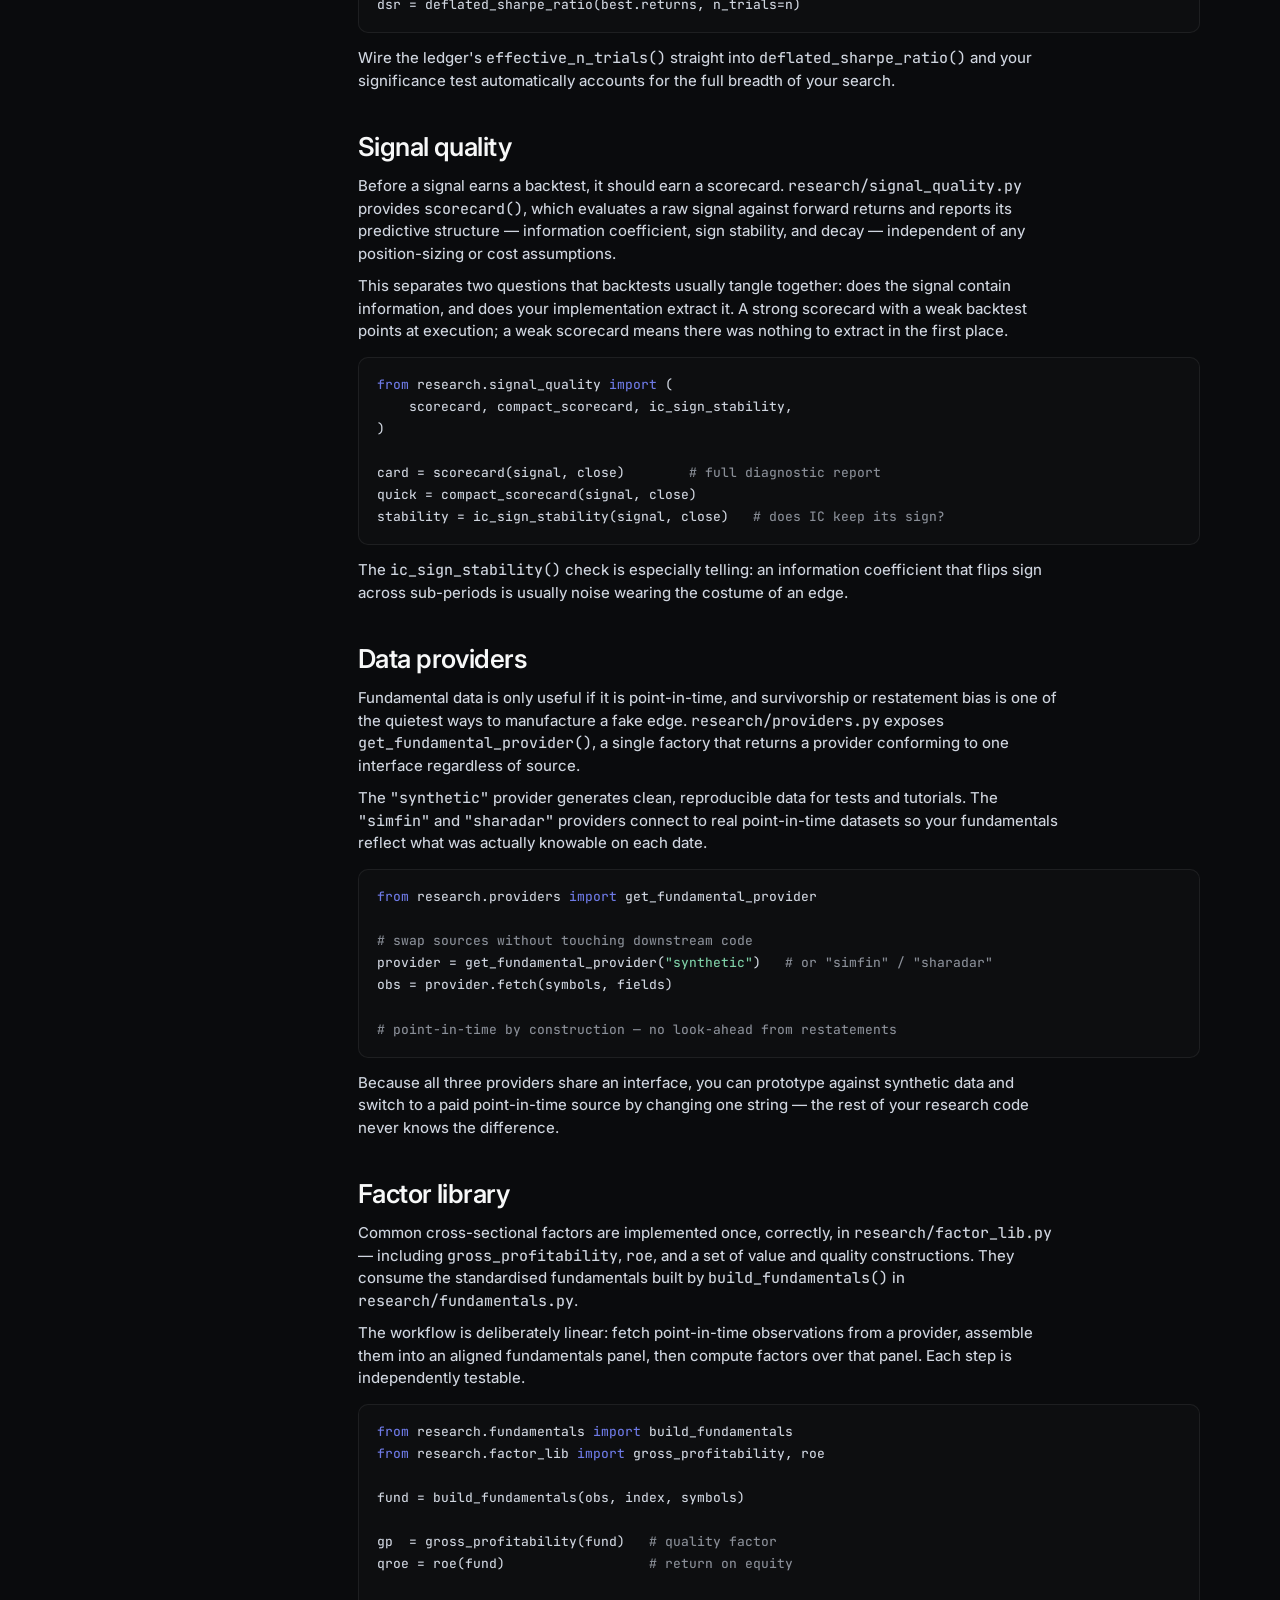
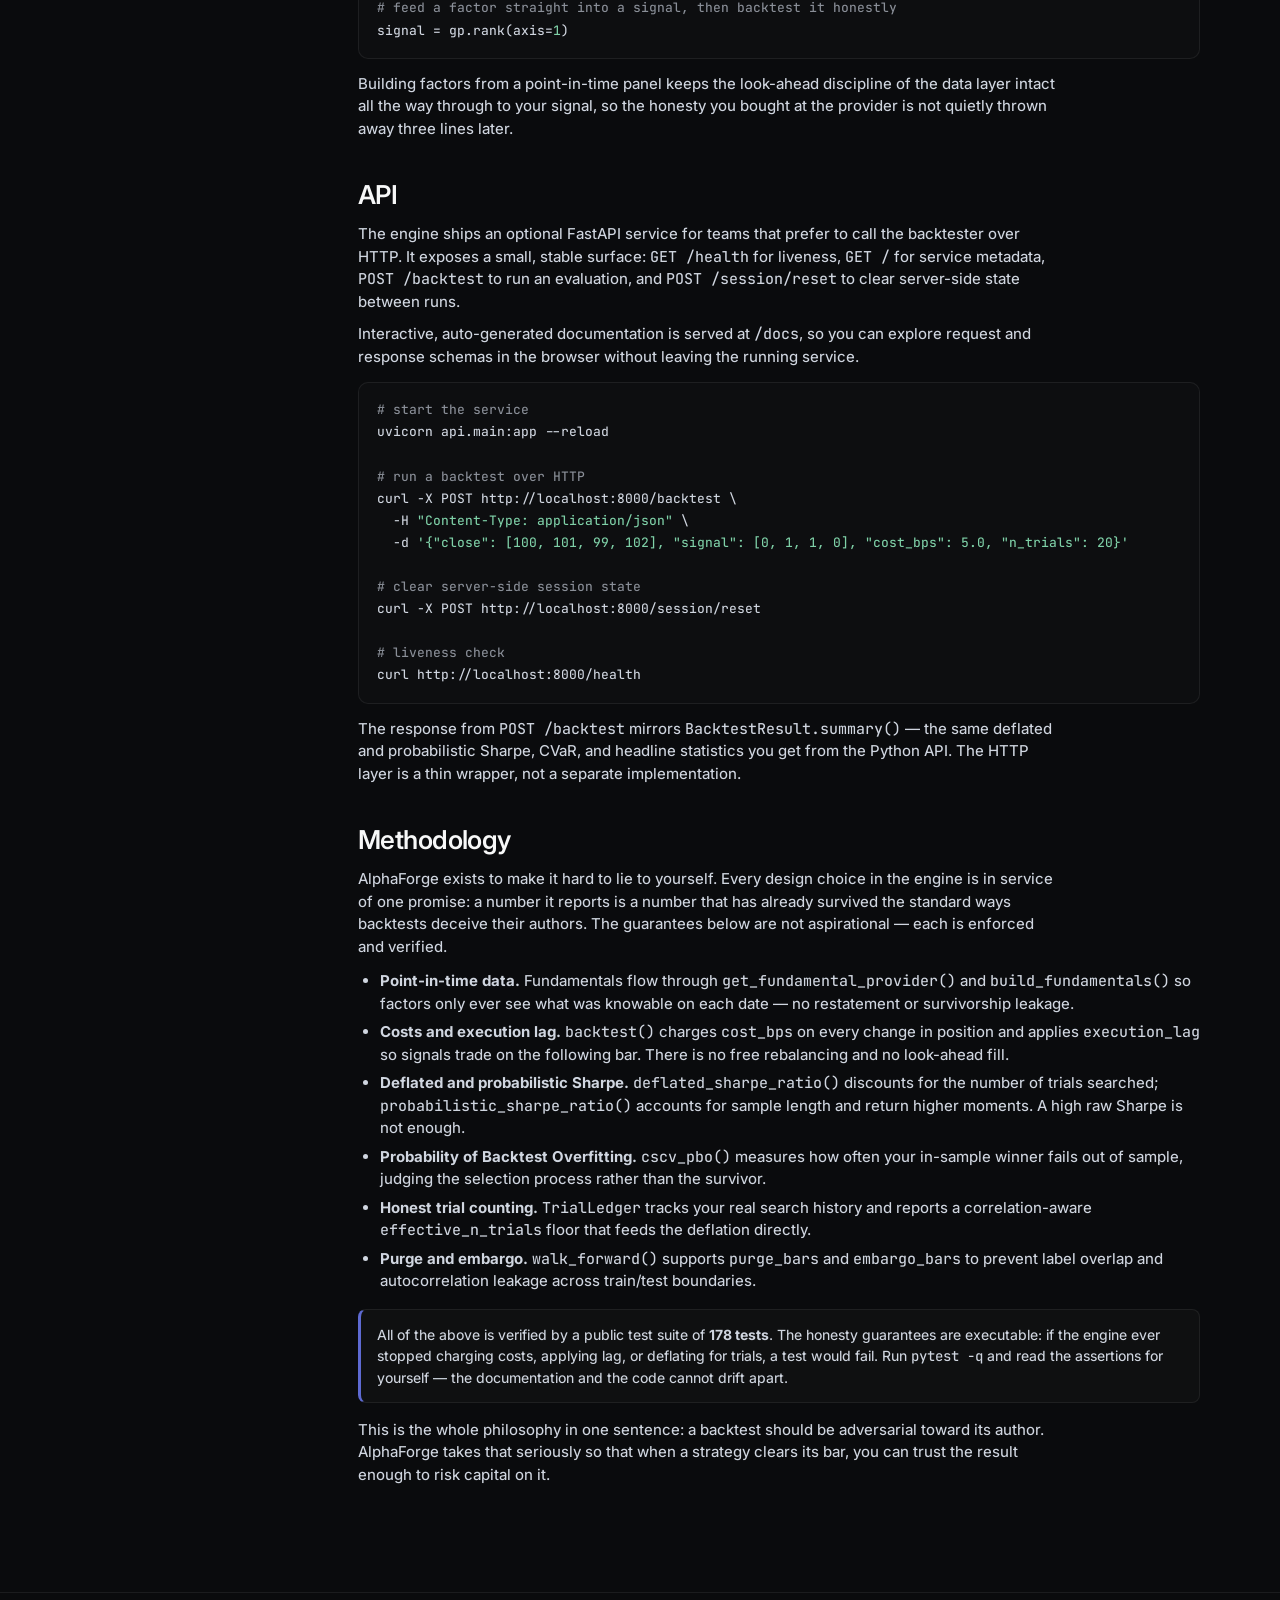
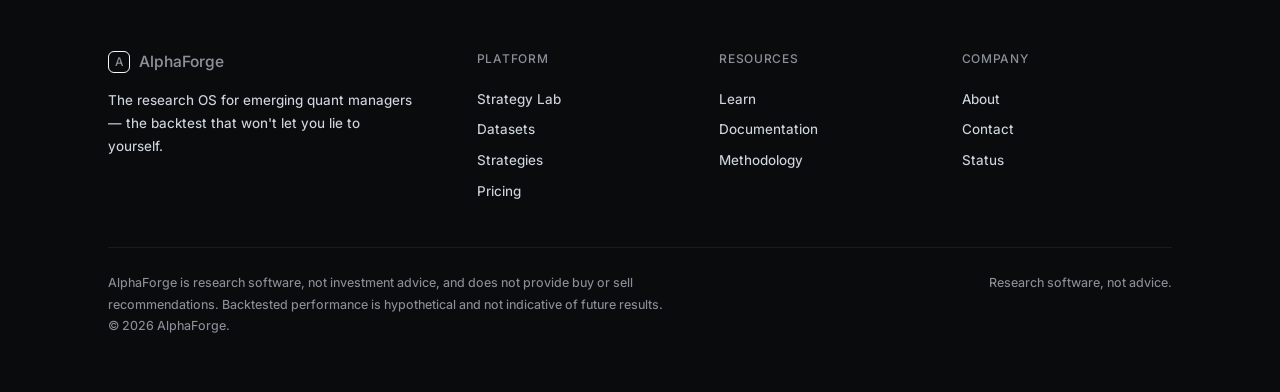
<file: marketing/site/docs.html>
<!doctype html>
<html lang="en">
<head>
<meta charset="utf-8">
<meta name="viewport" content="width=device-width,initial-scale=1">
<title>Documentation — AlphaForge</title>
<meta name="description" content="AlphaForge developer documentation: run honest backtests, deflated and probabilistic Sharpe, PBO/CSCV overfitting checks, walk-forward with purge and embargo, signal scorecards, and the FastAPI surface — every claim verified by a public test suite.">
<link rel="stylesheet" href="assets/site.css">
</head>
<body>

<nav id="nav"><div class="wrap navrow">
  <a class="logo" href="index.html"><span class="mark">A</span>AlphaForge</a>
  <div class="navlinks">
    <a href="lab.html">Platform</a>
    <a href="datasets.html">Datasets</a>
    <a href="strategies.html">Strategies</a>
    <a href="learn.html">Learn</a>
    <a href="docs.html" class="active">Docs</a>
    <a href="pricing.html">Pricing</a>
  </div>
  <div class="navright"><a class="btn btn-ghost-sm" href="#">Sign in</a><a class="btn btn-primary" href="pricing.html">Start free</a></div>
</div></nav>

<div class="wrap" style="padding:40px 0 0"><div class="eyebrow">Documentation</div><h1 style="font-size:40px;margin-top:10px">Build on an engine you can audit</h1></div>

<div class="wrap docwrap">

  <aside class="docnav">
    <div class="g">Getting started</div>
    <a href="#quickstart" class="active">Quickstart</a>
    <a href="#installation">Installation</a>

    <div class="g">The engine</div>
    <a href="#backtest">Backtest</a>
    <a href="#metrics">Metrics</a>
    <a href="#walkforward">Walk-forward</a>

    <div class="g">Honesty guards</div>
    <a href="#deflated-sharpe">Deflated Sharpe</a>
    <a href="#pbo">PBO / CSCV</a>
    <a href="#trial-ledger">Trial ledger</a>

    <div class="g">Signals &amp; data</div>
    <a href="#signal-quality">Signal quality</a>
    <a href="#data-providers">Data providers</a>
    <a href="#factor-library">Factor library</a>

    <div class="g">Reference</div>
    <a href="#api">API</a>
    <a href="#methodology">Methodology</a>
  </aside>

  <div class="doc">

    <h2 id="quickstart">Quickstart</h2>
    <p>AlphaForge is a research engine, not a chart toy. You hand it a price series and a signal, and it hands back an equity curve plus a verdict on whether the result is likely to survive contact with a live market. Everything runs from plain Python — there is no hidden state and no opaque scoring.</p>
    <p>The core loop is one call: feed <span class="mono">backtest()</span> a <span class="mono">close</span> price series and a <span class="mono">signal</span> (your target position or weight per bar), and inspect the returned <span class="mono">BacktestResult</span>. The <span class="mono">summary()</span> method already folds in transaction costs and reports the statistics that matter under multiple testing.</p>
    <pre class="code"><span class="c"># a complete honest backtest in five lines</span>
<span class="k">from</span> research.backtest <span class="k">import</span> backtest

res = backtest(close, signal, cost_bps=<span class="s">5.0</span>, execution_lag=<span class="s">1</span>)
print(res.summary(n_trials=<span class="s">20</span>))   <span class="c"># Sharpe, deflated/probabilistic Sharpe, CVaR</span>
equity = res.equity                <span class="c"># cost-adjusted equity curve</span></pre>
    <p>The <span class="mono">n_trials</span> argument is the part most backtesters quietly skip. It tells the engine how many strategy variants you tried before settling on this one, so the reported Sharpe can be deflated for selection bias. Pass an honest number — that is the whole point.</p>
    <div class="callout">A backtest that does not know how many configurations you searched cannot tell you whether the result is real. AlphaForge makes <span class="mono">n_trials</span> a first-class input precisely so it can refuse to flatter you.</div>

    <h2 id="installation">Installation</h2>
    <p>The research engine is a Python package with a small dependency footprint — NumPy and pandas for the maths, FastAPI and Uvicorn for the optional service layer. Clone the repository, create a virtual environment, and install in editable mode while you work against it.</p>
    <pre class="code"><span class="c"># clone and install the research engine</span>
git clone https://github.com/alphaforge/alphaforge.git
<span class="k">cd</span> alphaforge
python -m venv .venv <span class="k">&amp;&amp;</span> source .venv/bin/activate
pip install -e <span class="s">"."</span>

<span class="c"># run the verification suite — 178 tests, all green before you build on it</span>
pytest -q</pre>
    <p>Run the test suite before you trust a single number. AlphaForge ships its honesty guarantees as executable tests, not as marketing copy, so a clean <span class="mono">pytest</span> run is your proof that the engine behaves as documented on your machine.</p>

    <h2 id="backtest">Backtest</h2>
    <p>The <span class="mono">backtest()</span> function in <span class="mono">research/backtest.py</span> is the entry point for the whole engine. It applies execution lag so a signal observed on bar <em>t</em> trades on bar <em>t+1</em>, charges costs on every change in position, and compounds the result into an equity curve. No look-ahead, no costless rebalancing.</p>
    <p>Costs are expressed in basis points per unit of turnover via <span class="mono">cost_bps</span>, and <span class="mono">periods_per_year</span> controls annualisation — 252 for daily bars, 52 for weekly, and so on. The defaults below are deliberately conservative.</p>
    <pre class="code"><span class="k">from</span> research.backtest <span class="k">import</span> backtest

res = backtest(
    close,
    signal,
    cost_bps=<span class="s">5.0</span>,            <span class="c"># round-trip cost per unit turnover</span>
    execution_lag=<span class="s">1</span>,         <span class="c"># trade on the bar after the signal</span>
    periods_per_year=<span class="s">252</span>,    <span class="c"># daily annualisation</span>
)

<span class="c"># BacktestResult exposes the curve, the returns, and the verdict</span>
res.equity        <span class="c"># cost-adjusted equity series</span>
res.returns       <span class="c"># per-bar net returns</span>
res.summary(n_trials=<span class="s">20</span>)   <span class="c"># dict of headline statistics</span></pre>
    <p>The returned <span class="mono">BacktestResult</span> carries <span class="mono">.equity</span> and <span class="mono">.returns</span> for plotting or further analysis, while <span class="mono">.summary(n_trials)</span> rolls everything into the statistics described in the Metrics section.</p>

    <h2 id="metrics">Metrics</h2>
    <p>Performance statistics live in <span class="mono">research/metrics.py</span>. The high-level <span class="mono">summarize()</span> function produces the same dictionary that <span class="mono">BacktestResult.summary()</span> returns, but you can also call each statistic directly when you want to reason about one number at a time.</p>
    <p>Three of these are the difference between a real edge and a curve-fit. <span class="mono">annualised_sharpe()</span> is the familiar headline. <span class="mono">probabilistic_sharpe_ratio()</span> asks whether the observed Sharpe is reliably above zero given the sample length and the higher moments of the return distribution. <span class="mono">deflated_sharpe_ratio()</span> goes further and discounts for the number of trials you ran.</p>
    <pre class="code"><span class="k">from</span> research.metrics <span class="k">import</span> (
    summarize, annualised_sharpe,
    probabilistic_sharpe_ratio, deflated_sharpe_ratio,
    conditional_var,
)

stats = summarize(res.returns, n_trials=<span class="s">20</span>)
sr    = annualised_sharpe(res.returns)
psr   = probabilistic_sharpe_ratio(res.returns)
dsr   = deflated_sharpe_ratio(res.returns, n_trials=<span class="s">20</span>)
cvar  = conditional_var(res.returns)   <span class="c"># historical tail loss (CVaR)</span></pre>
    <p>The <span class="mono">conditional_var()</span> function reports historical CVaR — the average loss in the worst slice of the return distribution — so you size risk against the tail you actually saw, not a tidy normal approximation that pretends the tail is thin.</p>

    <h2 id="walkforward">Walk-forward</h2>
    <p>A single in-sample backtest is a hypothesis, not evidence. <span class="mono">research/walkforward.py</span> provides <span class="mono">walk_forward()</span>, which slices the history into sequential folds and evaluates each out-of-sample segment using only information available before it. The aggregate is far harder to overfit than one full-sample run.</p>
    <p>The <span class="mono">purge_bars</span> and <span class="mono">embargo_bars</span> arguments are what make the split honest. Purging drops training observations whose labels overlap the test window; embargo holds out a buffer immediately after each test fold so leakage from autocorrelation cannot bleed across the boundary.</p>
    <pre class="code"><span class="k">from</span> research.walkforward <span class="k">import</span> walk_forward, split_backtest

wf = walk_forward(
    close,
    signal,
    n_splits=<span class="s">5</span>,
    cost_bps=<span class="s">5.0</span>,
    purge_bars=<span class="s">5</span>,        <span class="c"># drop overlapping training labels</span>
    embargo_bars=<span class="s">10</span>,     <span class="c"># buffer after each test fold</span>
)

<span class="c"># split_backtest() runs a single in/out-of-sample partition</span>
single = split_backtest(close, signal, cost_bps=<span class="s">5.0</span>)</pre>
    <p>Use <span class="mono">split_backtest()</span> when you want a single clean train/test partition rather than the full rolling sequence — for example, to sanity-check a candidate before committing it to a longer walk-forward run.</p>

    <h2 id="deflated-sharpe">Deflated Sharpe</h2>
    <p>The deflated Sharpe ratio is AlphaForge's central honesty guard. When you test many configurations and keep the best, the maximum Sharpe you observe is inflated by chance alone. <span class="mono">deflated_sharpe_ratio()</span> corrects for this by asking how impressive your best result is <em>relative to the distribution of best results you would expect from noise</em> after that many trials.</p>
    <p>The mechanism is simple to use and hard to fool: the more variants you searched, the higher the bar your Sharpe must clear to register as significant. Feed it the net returns and the honest trial count.</p>
    <pre class="code"><span class="k">from</span> research.metrics <span class="k">import</span> deflated_sharpe_ratio

<span class="c"># the same strategy, judged against how hard you searched</span>
dsr_few  = deflated_sharpe_ratio(res.returns, n_trials=<span class="s">5</span>)
dsr_many = deflated_sharpe_ratio(res.returns, n_trials=<span class="s">500</span>)

<span class="c"># dsr_many is lower: 500 trials means a high Sharpe is cheaper to find by luck</span></pre>
    <p>A deflated Sharpe near or below zero is the engine telling you the result is indistinguishable from a lucky draw. That is a feature. The probabilistic Sharpe ratio is its companion for the single-trial case, accounting for sample length and the skew and kurtosis of returns.</p>

    <h2 id="pbo">PBO / CSCV</h2>
    <p>Where the deflated Sharpe judges a single chosen strategy, the Probability of Backtest Overfitting (PBO) judges your <em>selection process</em>. <span class="mono">research/overfitting.py</span> implements PBO via Combinatorially Symmetric Cross-Validation (CSCV): it repeatedly splits your trials into in-sample and out-of-sample halves and measures how often the in-sample winner underperforms out of sample.</p>
    <p>Pass a returns matrix — one column per strategy variant, one row per bar — to <span class="mono">cscv_pbo()</span>. A PBO above 0.5 means your best in-sample strategy is more likely than not to be a below-median performer out of sample, which is a blunt signal that your search has overfit the data.</p>
    <pre class="code"><span class="k">from</span> research.overfitting <span class="k">import</span> cscv_pbo, compact_pbo, pbo_from_factor_grid

<span class="c"># returns_matrix: shape (n_bars, n_variants)</span>
pbo = cscv_pbo(returns_matrix, n_splits=<span class="s">8</span>)
print(pbo)   <span class="c"># &gt; 0.5 means the selection is probably overfit</span>

<span class="c"># convenience wrappers for common shapes</span>
quick = compact_pbo(returns_matrix)
grid  = pbo_from_factor_grid(close, signal_grid)</pre>
    <p>Use <span class="mono">pbo_from_factor_grid()</span> when your variants come from sweeping factor parameters — it builds the returns matrix from the grid for you and reports the PBO of the whole sweep, not just the winner you happened to like.</p>

    <h2 id="trial-ledger">Trial ledger</h2>
    <p>Honest deflation requires an honest trial count, and most overfitting happens quietly across sessions rather than in one obvious sweep. The <span class="mono">TrialLedger</span> in <span class="mono">research/trial_ledger.py</span> records every configuration you evaluate so that <span class="mono">n_trials</span> reflects your real search history instead of the one run you remember.</p>
    <p>The ledger reports an <span class="mono">effective_n_trials</span> floor — correlated variants count for less than a full independent trial, but the count never drops below a conservative minimum. You can never accidentally tell the engine you searched less than you did.</p>
    <pre class="code"><span class="k">from</span> research.trial_ledger <span class="k">import</span> TrialLedger

ledger = TrialLedger()
ledger.record(<span class="s">"momentum_20"</span>, res_a.returns)
ledger.record(<span class="s">"momentum_40"</span>, res_b.returns)
ledger.record(<span class="s">"meanrev_5"</span>,   res_c.returns)

n = ledger.effective_n_trials()      <span class="c"># floored, correlation-aware</span>
dsr = deflated_sharpe_ratio(best.returns, n_trials=n)</pre>
    <p>Wire the ledger's <span class="mono">effective_n_trials()</span> straight into <span class="mono">deflated_sharpe_ratio()</span> and your significance test automatically accounts for the full breadth of your search.</p>

    <h2 id="signal-quality">Signal quality</h2>
    <p>Before a signal earns a backtest, it should earn a scorecard. <span class="mono">research/signal_quality.py</span> provides <span class="mono">scorecard()</span>, which evaluates a raw signal against forward returns and reports its predictive structure — information coefficient, sign stability, and decay — independent of any position-sizing or cost assumptions.</p>
    <p>This separates two questions that backtests usually tangle together: does the signal contain information, and does your implementation extract it. A strong scorecard with a weak backtest points at execution; a weak scorecard means there was nothing to extract in the first place.</p>
    <pre class="code"><span class="k">from</span> research.signal_quality <span class="k">import</span> (
    scorecard, compact_scorecard, ic_sign_stability,
)

card = scorecard(signal, close)        <span class="c"># full diagnostic report</span>
quick = compact_scorecard(signal, close)
stability = ic_sign_stability(signal, close)   <span class="c"># does IC keep its sign?</span></pre>
    <p>The <span class="mono">ic_sign_stability()</span> check is especially telling: an information coefficient that flips sign across sub-periods is usually noise wearing the costume of an edge.</p>

    <h2 id="data-providers">Data providers</h2>
    <p>Fundamental data is only useful if it is point-in-time, and survivorship or restatement bias is one of the quietest ways to manufacture a fake edge. <span class="mono">research/providers.py</span> exposes <span class="mono">get_fundamental_provider()</span>, a single factory that returns a provider conforming to one interface regardless of source.</p>
    <p>The <span class="mono">"synthetic"</span> provider generates clean, reproducible data for tests and tutorials. The <span class="mono">"simfin"</span> and <span class="mono">"sharadar"</span> providers connect to real point-in-time datasets so your fundamentals reflect what was actually knowable on each date.</p>
    <pre class="code"><span class="k">from</span> research.providers <span class="k">import</span> get_fundamental_provider

<span class="c"># swap sources without touching downstream code</span>
provider = get_fundamental_provider(<span class="s">"synthetic"</span>)   <span class="c"># or "simfin" / "sharadar"</span>
obs = provider.fetch(symbols, fields)

<span class="c"># point-in-time by construction — no look-ahead from restatements</span></pre>
    <p>Because all three providers share an interface, you can prototype against synthetic data and switch to a paid point-in-time source by changing one string — the rest of your research code never knows the difference.</p>

    <h2 id="factor-library">Factor library</h2>
    <p>Common cross-sectional factors are implemented once, correctly, in <span class="mono">research/factor_lib.py</span> — including <span class="mono">gross_profitability</span>, <span class="mono">roe</span>, and a set of value and quality constructions. They consume the standardised fundamentals built by <span class="mono">build_fundamentals()</span> in <span class="mono">research/fundamentals.py</span>.</p>
    <p>The workflow is deliberately linear: fetch point-in-time observations from a provider, assemble them into an aligned fundamentals panel, then compute factors over that panel. Each step is independently testable.</p>
    <pre class="code"><span class="k">from</span> research.fundamentals <span class="k">import</span> build_fundamentals
<span class="k">from</span> research.factor_lib <span class="k">import</span> gross_profitability, roe

fund = build_fundamentals(obs, index, symbols)

gp  = gross_profitability(fund)   <span class="c"># quality factor</span>
qroe = roe(fund)                  <span class="c"># return on equity</span>

<span class="c"># feed a factor straight into a signal, then backtest it honestly</span>
signal = gp.rank(axis=<span class="s">1</span>)</pre>
    <p>Building factors from a point-in-time panel keeps the look-ahead discipline of the data layer intact all the way through to your signal, so the honesty you bought at the provider is not quietly thrown away three lines later.</p>

    <h2 id="api">API</h2>
    <p>The engine ships an optional FastAPI service for teams that prefer to call the backtester over HTTP. It exposes a small, stable surface: <span class="mono">GET /health</span> for liveness, <span class="mono">GET /</span> for service metadata, <span class="mono">POST /backtest</span> to run an evaluation, and <span class="mono">POST /session/reset</span> to clear server-side state between runs.</p>
    <p>Interactive, auto-generated documentation is served at <span class="mono">/docs</span>, so you can explore request and response schemas in the browser without leaving the running service.</p>
    <pre class="code"><span class="c"># start the service</span>
uvicorn api.main:app --reload

<span class="c"># run a backtest over HTTP</span>
curl -X POST http://localhost:8000/backtest \
  -H <span class="s">"Content-Type: application/json"</span> \
  -d <span class="s">'{"close": [100, 101, 99, 102], "signal": [0, 1, 1, 0], "cost_bps": 5.0, "n_trials": 20}'</span>

<span class="c"># clear server-side session state</span>
curl -X POST http://localhost:8000/session/reset

<span class="c"># liveness check</span>
curl http://localhost:8000/health</pre>
    <p>The response from <span class="mono">POST /backtest</span> mirrors <span class="mono">BacktestResult.summary()</span> — the same deflated and probabilistic Sharpe, CVaR, and headline statistics you get from the Python API. The HTTP layer is a thin wrapper, not a separate implementation.</p>

    <h2 id="methodology">Methodology</h2>
    <p>AlphaForge exists to make it hard to lie to yourself. Every design choice in the engine is in service of one promise: a number it reports is a number that has already survived the standard ways backtests deceive their authors. The guarantees below are not aspirational — each is enforced and verified.</p>
    <ul>
      <li><strong>Point-in-time data.</strong> Fundamentals flow through <span class="mono">get_fundamental_provider()</span> and <span class="mono">build_fundamentals()</span> so factors only ever see what was knowable on each date — no restatement or survivorship leakage.</li>
      <li><strong>Costs and execution lag.</strong> <span class="mono">backtest()</span> charges <span class="mono">cost_bps</span> on every change in position and applies <span class="mono">execution_lag</span> so signals trade on the following bar. There is no free rebalancing and no look-ahead fill.</li>
      <li><strong>Deflated and probabilistic Sharpe.</strong> <span class="mono">deflated_sharpe_ratio()</span> discounts for the number of trials searched; <span class="mono">probabilistic_sharpe_ratio()</span> accounts for sample length and return higher moments. A high raw Sharpe is not enough.</li>
      <li><strong>Probability of Backtest Overfitting.</strong> <span class="mono">cscv_pbo()</span> measures how often your in-sample winner fails out of sample, judging the selection process rather than the survivor.</li>
      <li><strong>Honest trial counting.</strong> <span class="mono">TrialLedger</span> tracks your real search history and reports a correlation-aware <span class="mono">effective_n_trials</span> floor that feeds the deflation directly.</li>
      <li><strong>Purge and embargo.</strong> <span class="mono">walk_forward()</span> supports <span class="mono">purge_bars</span> and <span class="mono">embargo_bars</span> to prevent label overlap and autocorrelation leakage across train/test boundaries.</li>
    </ul>
    <div class="callout">All of the above is verified by a public test suite of <strong>178 tests</strong>. The honesty guarantees are executable: if the engine ever stopped charging costs, applying lag, or deflating for trials, a test would fail. Run <span class="mono">pytest -q</span> and read the assertions for yourself — the documentation and the code cannot drift apart.</div>
    <p>This is the whole philosophy in one sentence: a backtest should be adversarial toward its author. AlphaForge takes that seriously so that when a strategy clears its bar, you can trust the result enough to risk capital on it.</p>

  </div>

</div>

<footer><div class="wrap">
  <div class="fcols">
    <div class="brand"><a class="logo" href="index.html"><span class="mark">A</span>AlphaForge</a><p style="margin-top:14px">The research OS for emerging quant managers — the backtest that won't let you lie to yourself.</p></div>
    <div class="fcol"><h4>Platform</h4><a href="lab.html">Strategy Lab</a><a href="datasets.html">Datasets</a><a href="strategies.html">Strategies</a><a href="pricing.html">Pricing</a></div>
    <div class="fcol"><h4>Resources</h4><a href="learn.html">Learn</a><a href="docs.html">Documentation</a><a href="docs.html#methodology">Methodology</a></div>
    <div class="fcol"><h4>Company</h4><a href="#">About</a><a href="#">Contact</a><a href="#">Status</a></div>
  </div>
  <div class="fbot"><div class="disc">AlphaForge is research software, not investment advice, and does not provide buy or sell recommendations. Backtested performance is hypothetical and not indicative of future results. © 2026 AlphaForge.</div><div>Research software, not advice.</div></div>
</div></footer>
<script>
const n=document.getElementById('nav');addEventListener('scroll',()=>n.classList.toggle('scrolled',scrollY>8),{passive:true});
const links=[...document.querySelectorAll('.docnav a')];const secs=links.map(a=>document.querySelector(a.getAttribute('href'))).filter(Boolean);
addEventListener('scroll',()=>{let cur=secs[0];for(const s of secs){if(s.getBoundingClientRect().top<120)cur=s;}links.forEach(a=>a.classList.toggle('active',a.getAttribute('href')==='#'+(cur&&cur.id)));},{passive:true});
</script>

</body>
</html>
</file>
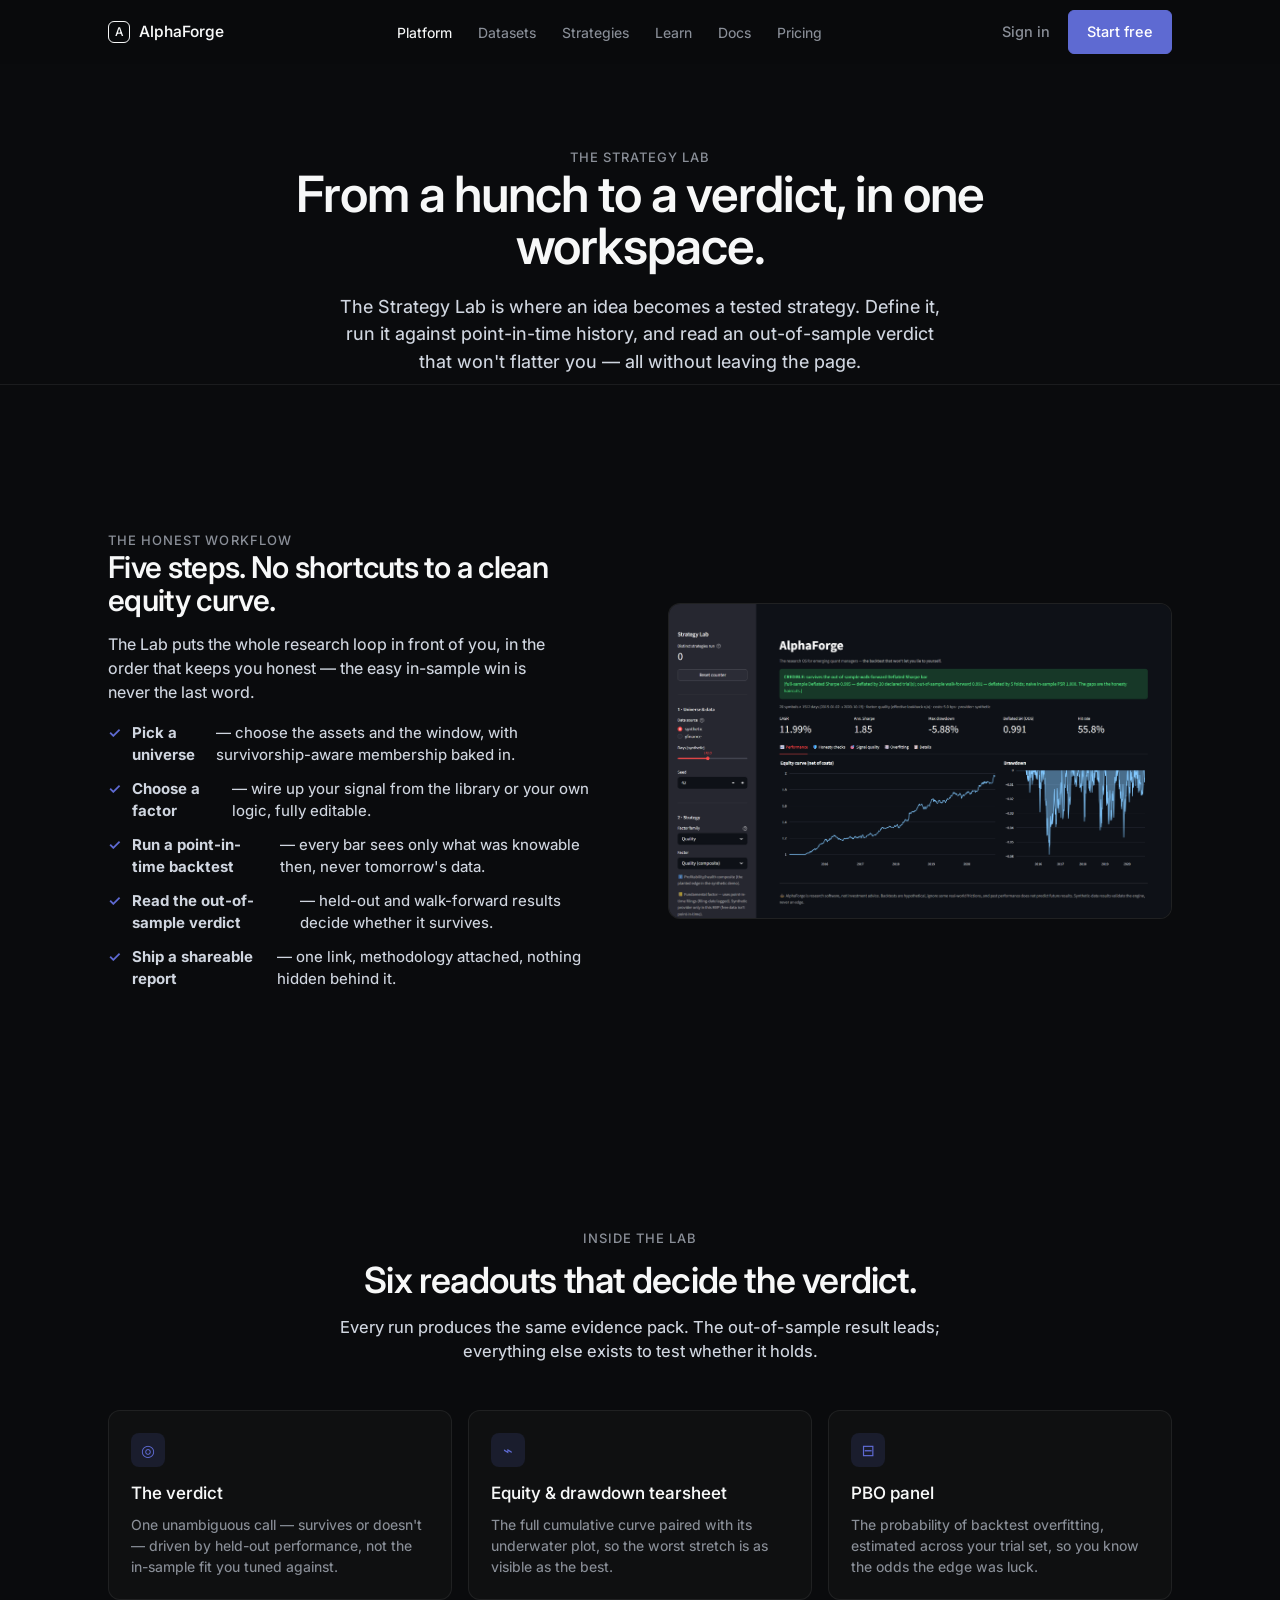
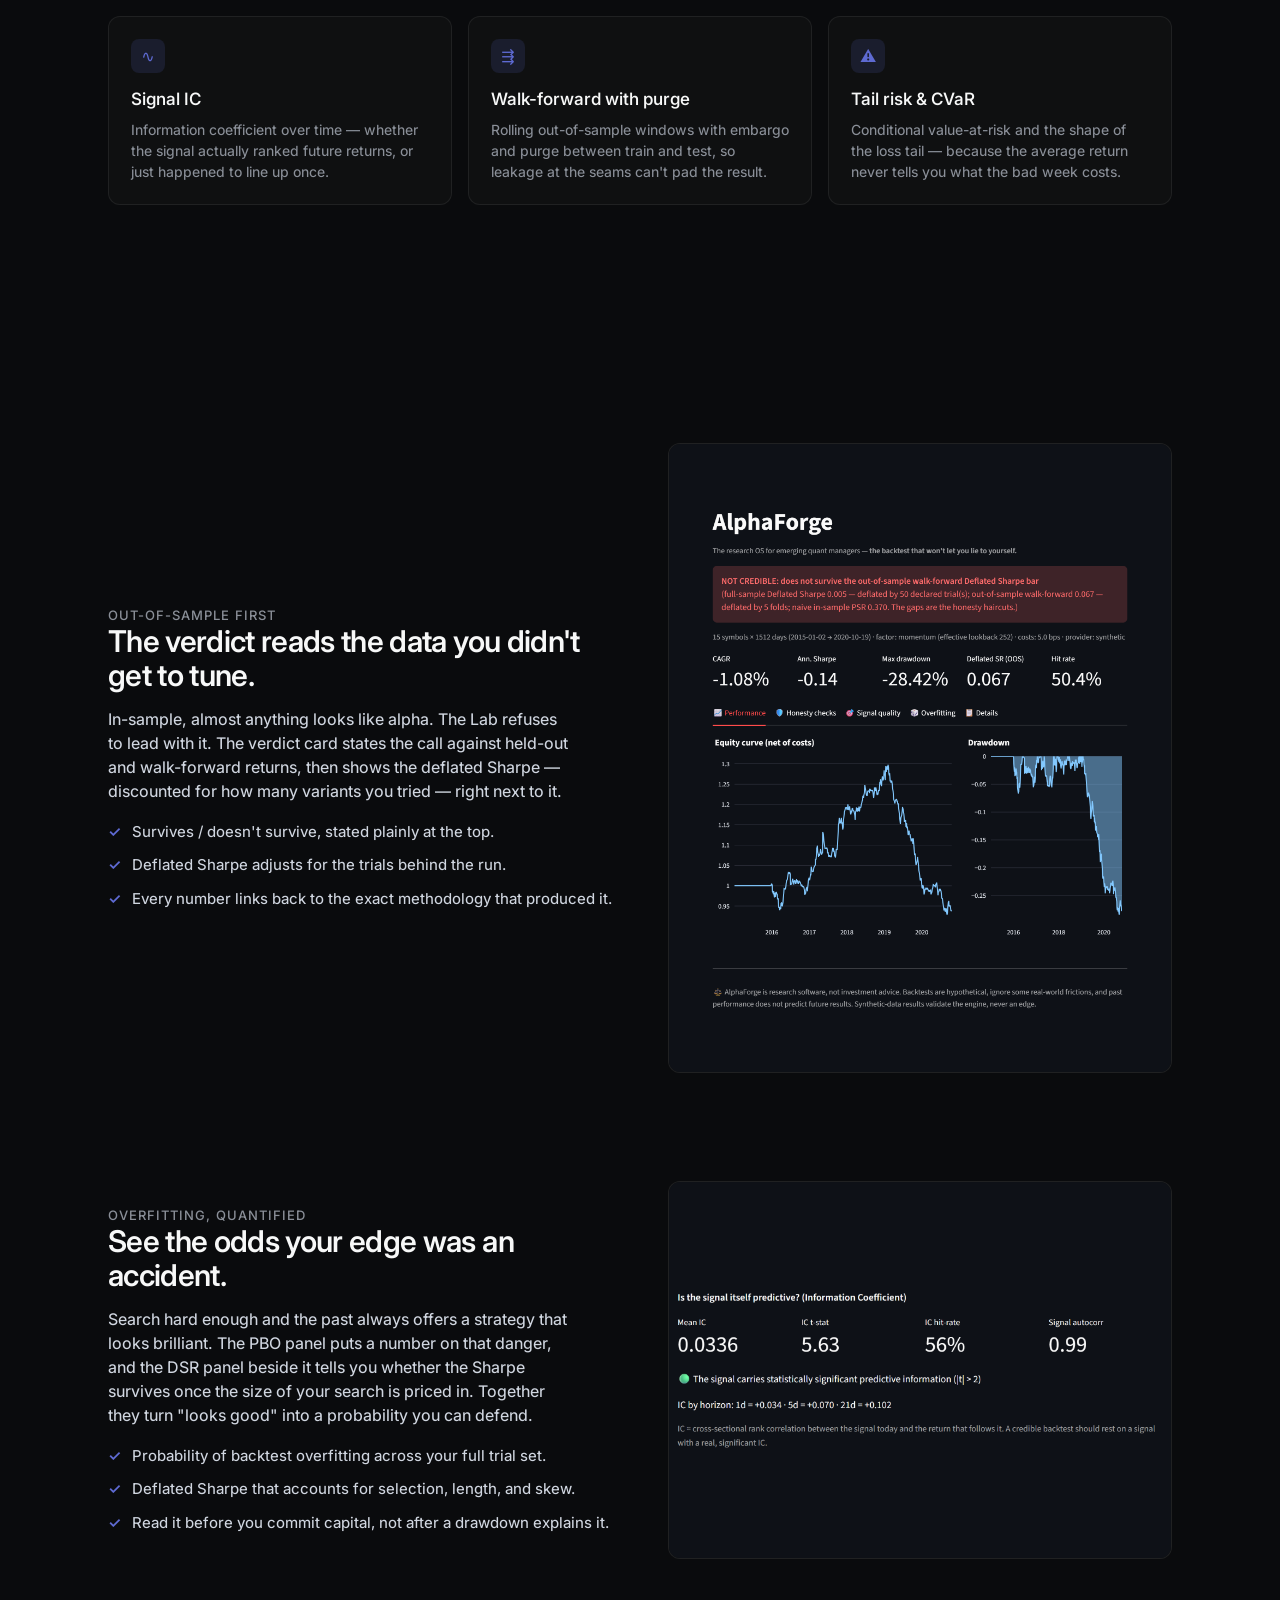
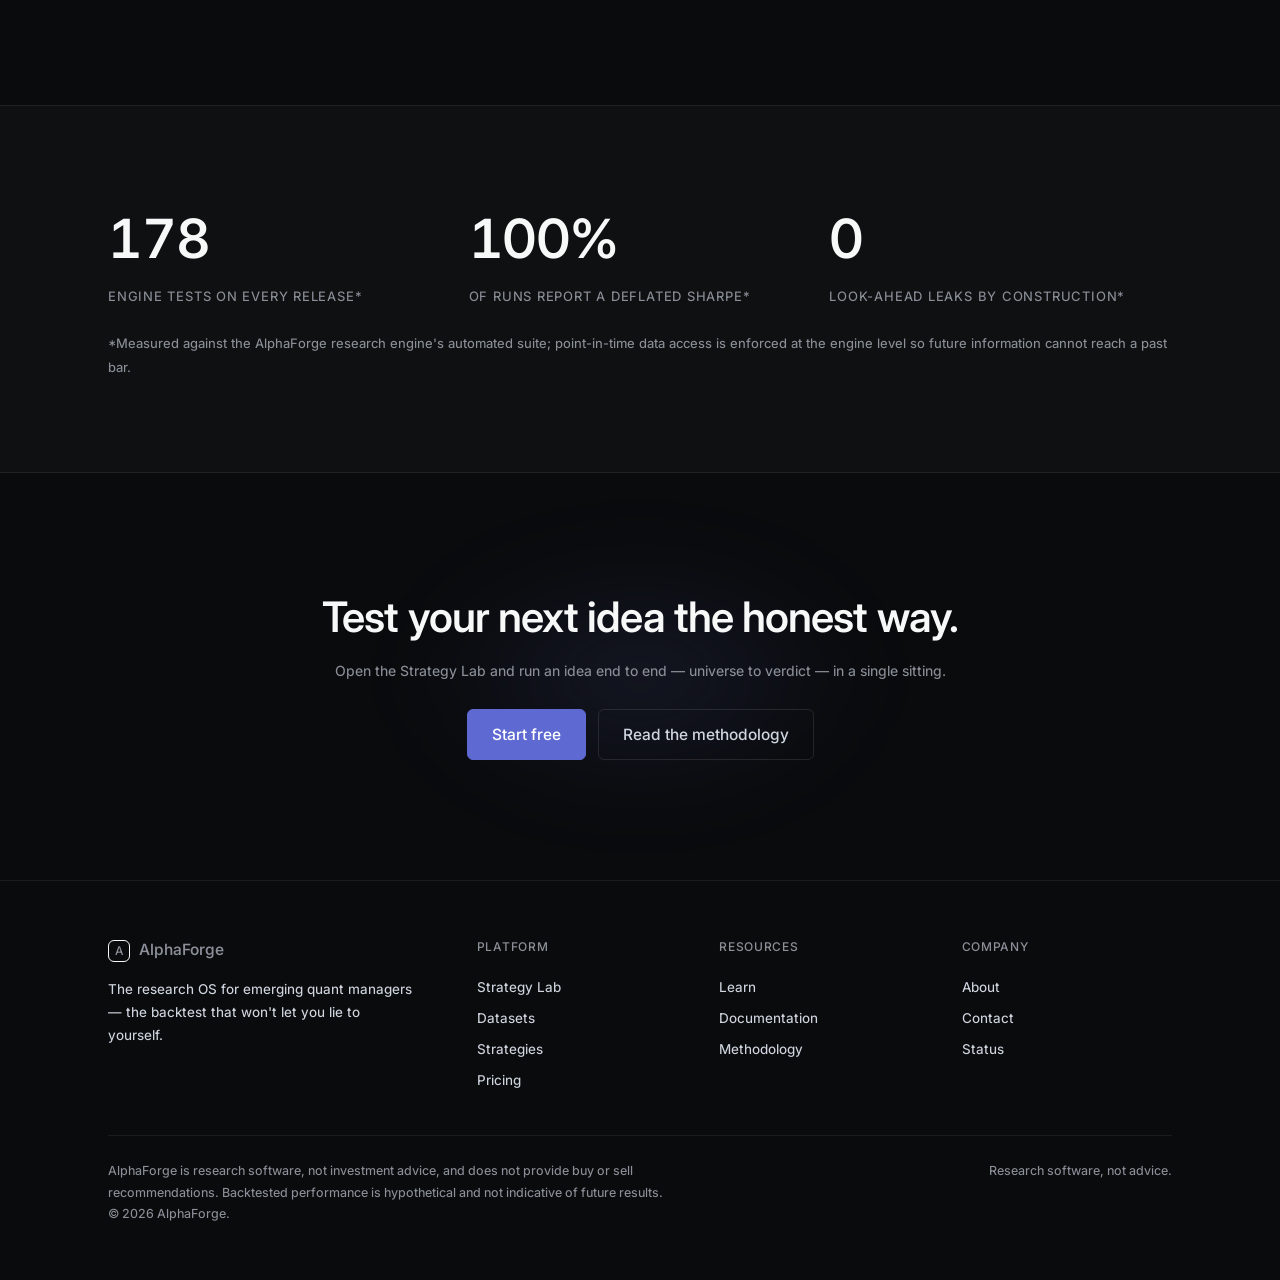
<file: marketing/site/lab.html>
<!doctype html>
<html lang="en">
<head>
  <meta charset="utf-8">
  <meta name="viewport" content="width=device-width,initial-scale=1">
  <title>Platform — AlphaForge</title>
  <meta name="description" content="The Strategy Lab is AlphaForge's research workspace — go from a raw idea to an out-of-sample verdict in one place. Point-in-time backtests, walk-forward validation, deflated Sharpe, and a shareable report with methodology attached.">
  <link rel="stylesheet" href="assets/site.css">
</head>
<body>

<nav id="nav"><div class="wrap navrow">
  <a class="logo" href="index.html"><span class="mark">A</span>AlphaForge</a>
  <div class="navlinks">
    <a href="lab.html" class="active">Platform</a>
    <a href="datasets.html">Datasets</a>
    <a href="strategies.html">Strategies</a>
    <a href="learn.html">Learn</a>
    <a href="docs.html">Docs</a>
    <a href="pricing.html">Pricing</a>
  </div>
  <div class="navright"><a class="btn btn-ghost-sm" href="#">Sign in</a><a class="btn btn-primary" href="pricing.html">Start free</a></div>
</div></nav>

<!-- ============ PAGE HERO ============ -->
<header class="phero">
  <div class="wrap">
    <div class="eyebrow">The Strategy Lab</div>
    <h1>From a hunch to a verdict, in one workspace.</h1>
    <p class="sub">The Strategy Lab is where an idea becomes a tested strategy. Define it, run it against point-in-time history, and read an out-of-sample verdict that won't flatter you — all without leaving the page.</p>
  </div>
</header>

<!-- ============ WORKFLOW FEATURE ROW ============ -->
<section>
  <div class="wrap">
    <div class="frow">
      <div class="txt">
        <div class="eyebrow">The honest workflow</div>
        <h2>Five steps. No shortcuts to a clean equity curve.</h2>
        <p>The Lab puts the whole research loop in front of you, in the order that keeps you honest — the easy in-sample win is never the last word.</p>
        <ul class="checks">
          <li><strong>Pick a universe</strong> — choose the assets and the window, with survivorship-aware membership baked in.</li>
          <li><strong>Choose a factor</strong> — wire up your signal from the library or your own logic, fully editable.</li>
          <li><strong>Run a point-in-time backtest</strong> — every bar sees only what was knowable then, never tomorrow's data.</li>
          <li><strong>Read the out-of-sample verdict</strong> — held-out and walk-forward results decide whether it survives.</li>
          <li><strong>Ship a shareable report</strong> — one link, methodology attached, nothing hidden behind it.</li>
        </ul>
      </div>
      <div class="media">
        <img src="../assets/hero_product_canvas.png" alt="The AlphaForge Strategy Lab workspace showing the research canvas from universe to verdict">
      </div>
    </div>
  </div>
</section>

<!-- ============ WHAT THE LAB GIVES YOU ============ -->
<section>
  <div class="wrap">
    <div class="section-head center">
      <div class="eyebrow">Inside the Lab</div>
      <h2>Six readouts that decide the verdict.</h2>
      <p>Every run produces the same evidence pack. The out-of-sample result leads; everything else exists to test whether it holds.</p>
    </div>
    <div class="cards c3">
      <div class="card">
        <div class="ic">◎</div>
        <h3>The verdict</h3>
        <p>One unambiguous call — survives or doesn't — driven by held-out performance, not the in-sample fit you tuned against.</p>
      </div>
      <div class="card">
        <div class="ic">⌁</div>
        <h3>Equity &amp; drawdown tearsheet</h3>
        <p>The full cumulative curve paired with its underwater plot, so the worst stretch is as visible as the best.</p>
      </div>
      <div class="card">
        <div class="ic">⊟</div>
        <h3>PBO panel</h3>
        <p>The probability of backtest overfitting, estimated across your trial set, so you know the odds the edge was luck.</p>
      </div>
      <div class="card">
        <div class="ic">∿</div>
        <h3>Signal IC</h3>
        <p>Information coefficient over time — whether the signal actually ranked future returns, or just happened to line up once.</p>
      </div>
      <div class="card">
        <div class="ic">⇶</div>
        <h3>Walk-forward with purge</h3>
        <p>Rolling out-of-sample windows with embargo and purge between train and test, so leakage at the seams can't pad the result.</p>
      </div>
      <div class="card">
        <div class="ic">⚠</div>
        <h3>Tail risk &amp; CVaR</h3>
        <p>Conditional value-at-risk and the shape of the loss tail — because the average return never tells you what the bad week costs.</p>
      </div>
    </div>
  </div>
</section>

<!-- ============ VERDICT FEATURE ROW ============ -->
<section>
  <div class="wrap">
    <div class="frow">
      <div class="txt">
        <div class="eyebrow">Out-of-sample first</div>
        <h2>The verdict reads the data you didn't get to tune.</h2>
        <p>In-sample, almost anything looks like alpha. The Lab refuses to lead with it. The verdict card states the call against held-out and walk-forward returns, then shows the deflated Sharpe — discounted for how many variants you tried — right next to it.</p>
        <ul class="checks">
          <li>Survives / doesn't survive, stated plainly at the top.</li>
          <li>Deflated Sharpe adjusts for the trials behind the run.</li>
          <li>Every number links back to the exact methodology that produced it.</li>
        </ul>
      </div>
      <div class="media">
        <img src="../assets/verdict_card_specimen.png" alt="An AlphaForge verdict card showing the out-of-sample call alongside the deflated Sharpe ratio">
      </div>
    </div>

    <div class="frow rev">
      <div class="txt">
        <div class="eyebrow">Overfitting, quantified</div>
        <h2>See the odds your edge was an accident.</h2>
        <p>Search hard enough and the past always offers a strategy that looks brilliant. The PBO panel puts a number on that danger, and the DSR panel beside it tells you whether the Sharpe survives once the size of your search is priced in. Together they turn "looks good" into a probability you can defend.</p>
        <ul class="checks">
          <li>Probability of backtest overfitting across your full trial set.</li>
          <li>Deflated Sharpe that accounts for selection, length, and skew.</li>
          <li>Read it before you commit capital, not after a drawdown explains it.</li>
        </ul>
      </div>
      <div class="media">
        <img src="../assets/dsr_pbo_specimen.png" alt="AlphaForge DSR and PBO panels quantifying overfitting risk and deflated Sharpe">
      </div>
    </div>
  </div>
</section>

<!-- ============ NUMBERS BAND ============ -->
<section class="numbers">
  <div class="wrap">
    <div class="nb">
      <div class="stat">
        <div class="v num">178</div>
        <div class="l">Engine tests on every release*</div>
      </div>
      <div class="stat">
        <div class="v num">100%</div>
        <div class="l">Of runs report a deflated Sharpe*</div>
      </div>
      <div class="stat">
        <div class="v num">0</div>
        <div class="l">Look-ahead leaks by construction*</div>
      </div>
    </div>
    <p class="micro" style="margin-top:24px">*Measured against the AlphaForge research engine's automated suite; point-in-time data access is enforced at the engine level so future information cannot reach a past bar.</p>
  </div>
</section>

<!-- ============ CLOSING CTA ============ -->
<section class="closing">
  <div class="glow"></div>
  <div class="wrap">
    <h2>Test your next idea the honest way.</h2>
    <p>Open the Strategy Lab and run an idea end to end — universe to verdict — in a single sitting.</p>
    <div class="ctas">
      <a class="btn btn-primary btn-lg" href="pricing.html">Start free</a>
      <a class="btn btn-lg" href="docs.html#methodology">Read the methodology</a>
    </div>
  </div>
</section>

<footer><div class="wrap">
  <div class="fcols">
    <div class="brand"><a class="logo" href="index.html"><span class="mark">A</span>AlphaForge</a><p style="margin-top:14px">The research OS for emerging quant managers — the backtest that won't let you lie to yourself.</p></div>
    <div class="fcol"><h4>Platform</h4><a href="lab.html">Strategy Lab</a><a href="datasets.html">Datasets</a><a href="strategies.html">Strategies</a><a href="pricing.html">Pricing</a></div>
    <div class="fcol"><h4>Resources</h4><a href="learn.html">Learn</a><a href="docs.html">Documentation</a><a href="docs.html#methodology">Methodology</a></div>
    <div class="fcol"><h4>Company</h4><a href="#">About</a><a href="#">Contact</a><a href="#">Status</a></div>
  </div>
  <div class="fbot"><div class="disc">AlphaForge is research software, not investment advice, and does not provide buy or sell recommendations. Backtested performance is hypothetical and not indicative of future results. © 2026 AlphaForge.</div><div>Research software, not advice.</div></div>
</div></footer>
<script>const n=document.getElementById('nav');addEventListener('scroll',()=>n.classList.toggle('scrolled',scrollY>8),{passive:true});</script>

</body>
</html>
</file>
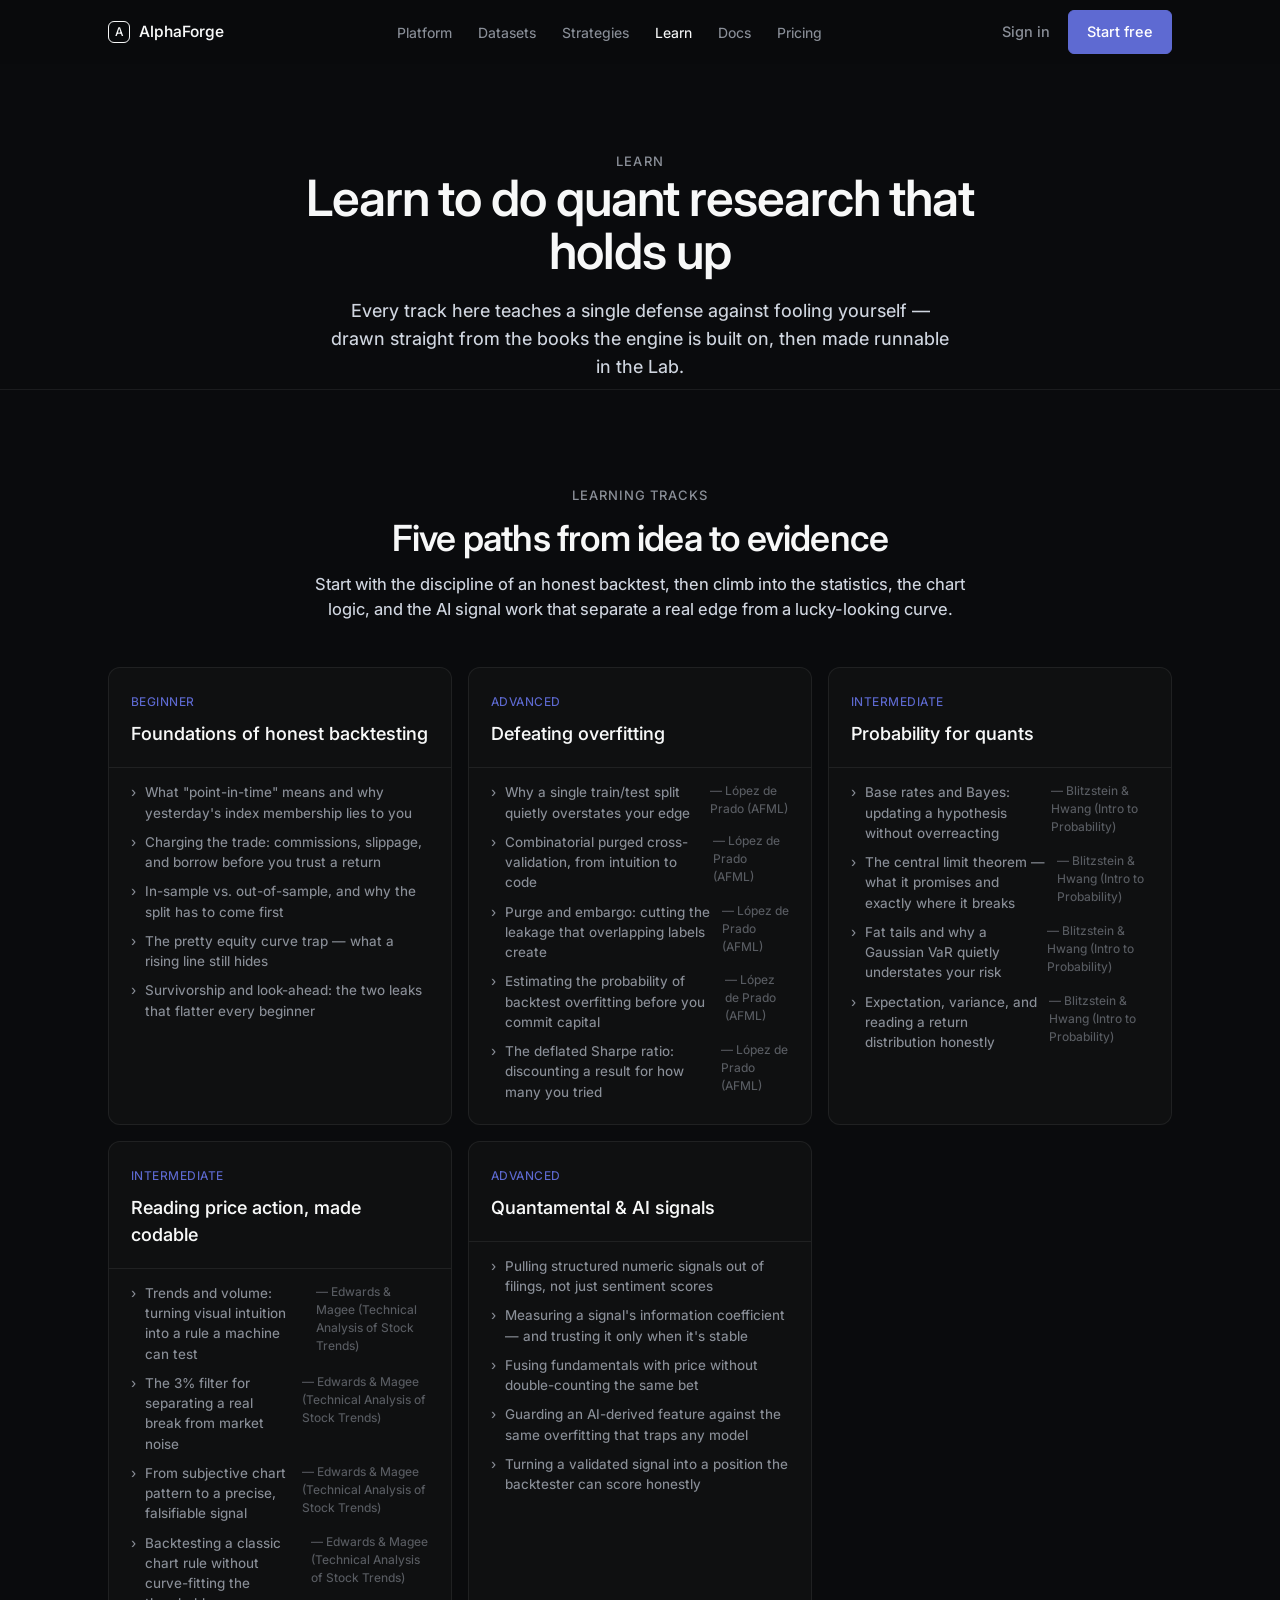
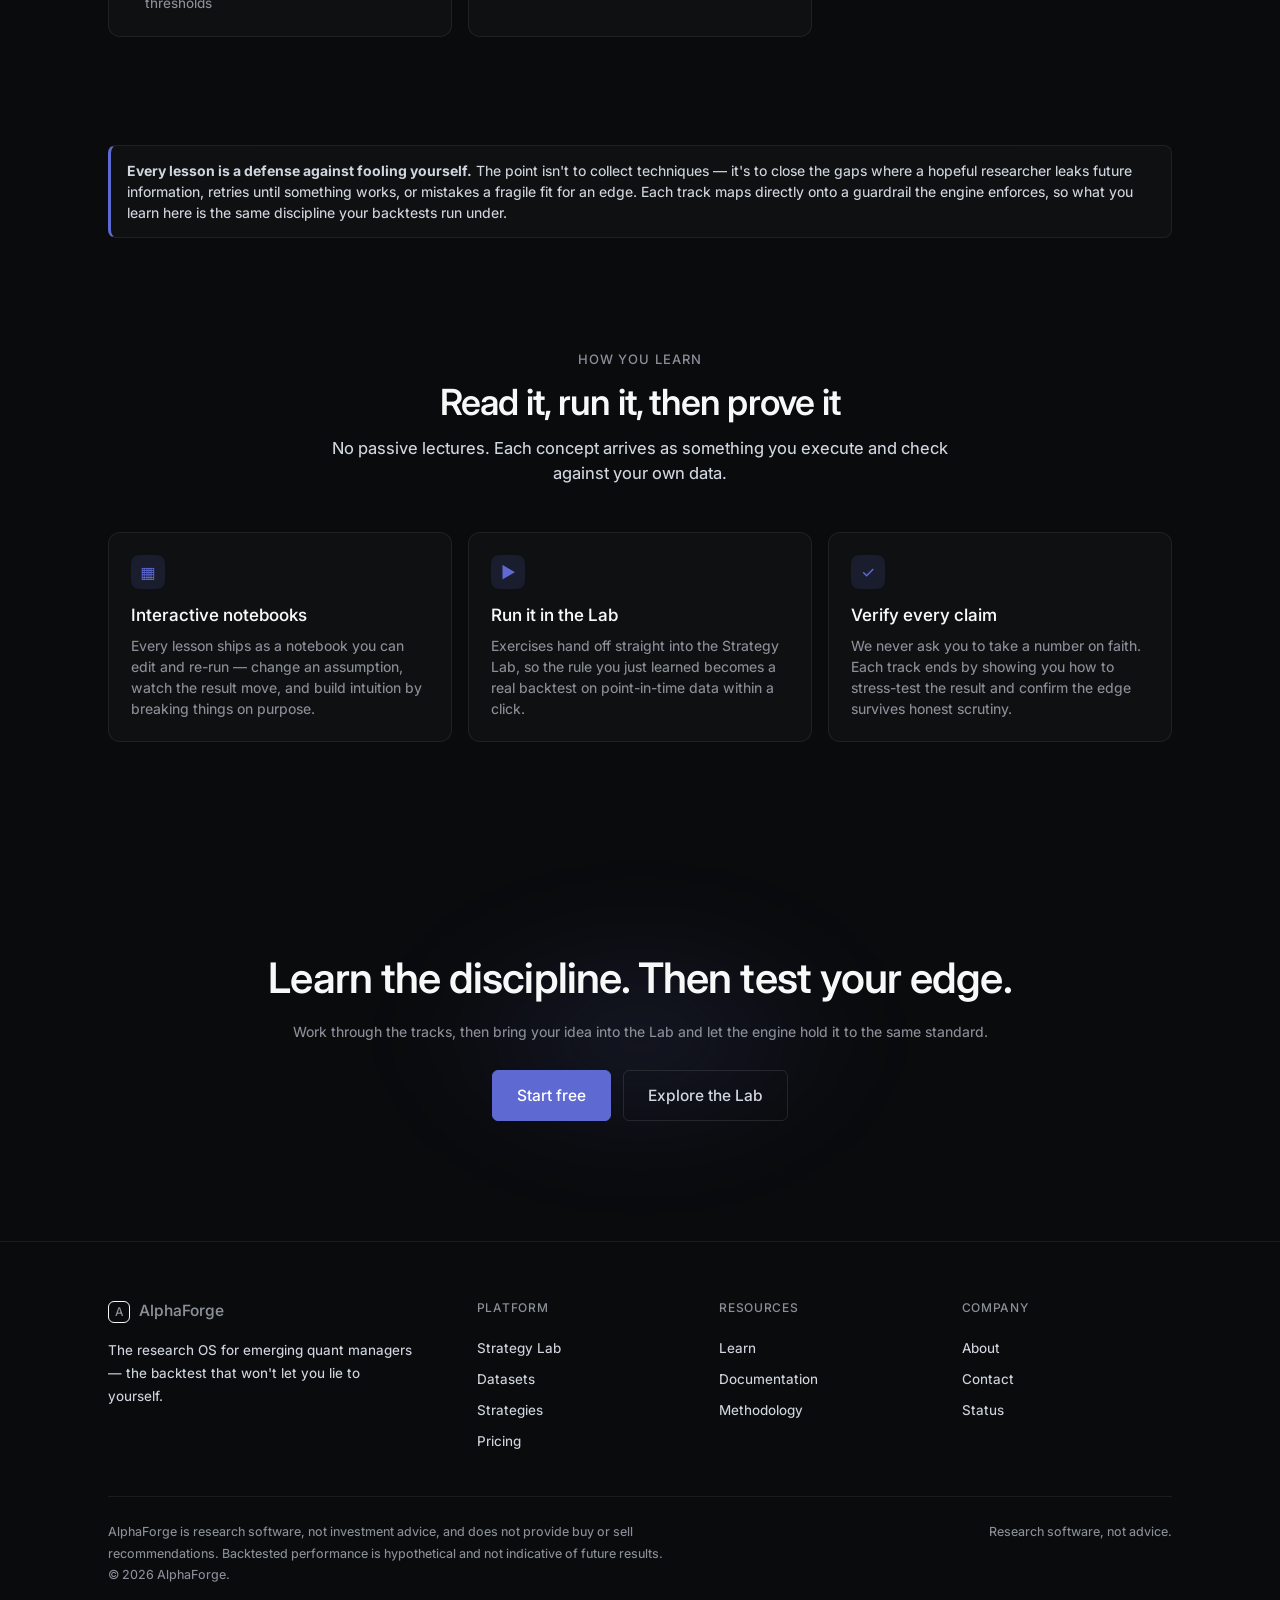
<file: marketing/site/learn.html>
<!doctype html>
<html lang="en">
<head>
<meta charset="utf-8">
<meta name="viewport" content="width=device-width, initial-scale=1">
<title>Learn — AlphaForge</title>
<meta name="description" content="Learning tracks on honest quant research — point-in-time backtesting, defeating overfitting, probability, codable price action, and AI signals. Distilled from the canonical literature the AlphaForge engine is built on.">
<link rel="stylesheet" href="assets/site.css">
</head>
<body>

<nav id="nav"><div class="wrap navrow">
  <a class="logo" href="index.html"><span class="mark">A</span>AlphaForge</a>
  <div class="navlinks">
    <a href="lab.html">Platform</a>
    <a href="datasets.html">Datasets</a>
    <a href="strategies.html">Strategies</a>
    <a href="learn.html" class="active">Learn</a>
    <a href="docs.html">Docs</a>
    <a href="pricing.html">Pricing</a>
  </div>
  <div class="navright"><a class="btn btn-ghost-sm" href="#">Sign in</a><a class="btn btn-primary" href="pricing.html">Start free</a></div>
</div></nav>

<header class="phero">
  <div class="wrap">
    <span class="eyebrow">Learn</span>
    <h1>Learn to do quant research that holds up</h1>
    <p class="sub">Every track here teaches a single defense against fooling yourself — drawn straight from the books the engine is built on, then made runnable in the Lab.</p>
  </div>
</header>

<section>
  <div class="wrap">
    <div class="section-head center">
      <span class="eyebrow">Learning tracks</span>
      <h2>Five paths from idea to evidence</h2>
      <p>Start with the discipline of an honest backtest, then climb into the statistics, the chart logic, and the AI signal work that separate a real edge from a lucky-looking curve.</p>
    </div>

    <div class="tracks">

      <article class="track">
        <div class="top">
          <span class="lvl">Beginner</span>
          <h3>Foundations of honest backtesting</h3>
        </div>
        <ul class="lessons">
          <li>What "point-in-time" means and why yesterday's index membership lies to you</li>
          <li>Charging the trade: commissions, slippage, and borrow before you trust a return</li>
          <li>In-sample vs. out-of-sample, and why the split has to come first</li>
          <li>The pretty equity curve trap — what a rising line still hides</li>
          <li>Survivorship and look-ahead: the two leaks that flatter every beginner</li>
        </ul>
      </article>

      <article class="track">
        <div class="top">
          <span class="lvl">Advanced</span>
          <h3>Defeating overfitting</h3>
        </div>
        <ul class="lessons">
          <li>Why a single train/test split quietly overstates your edge <span class="src">— López de Prado (AFML)</span></li>
          <li>Combinatorial purged cross-validation, from intuition to code <span class="src">— López de Prado (AFML)</span></li>
          <li>Purge and embargo: cutting the leakage that overlapping labels create <span class="src">— López de Prado (AFML)</span></li>
          <li>Estimating the probability of backtest overfitting before you commit capital <span class="src">— López de Prado (AFML)</span></li>
          <li>The deflated Sharpe ratio: discounting a result for how many you tried <span class="src">— López de Prado (AFML)</span></li>
        </ul>
      </article>

      <article class="track">
        <div class="top">
          <span class="lvl">Intermediate</span>
          <h3>Probability for quants</h3>
        </div>
        <ul class="lessons">
          <li>Base rates and Bayes: updating a hypothesis without overreacting <span class="src">— Blitzstein &amp; Hwang (Intro to Probability)</span></li>
          <li>The central limit theorem — what it promises and exactly where it breaks <span class="src">— Blitzstein &amp; Hwang (Intro to Probability)</span></li>
          <li>Fat tails and why a Gaussian VaR quietly understates your risk <span class="src">— Blitzstein &amp; Hwang (Intro to Probability)</span></li>
          <li>Expectation, variance, and reading a return distribution honestly <span class="src">— Blitzstein &amp; Hwang (Intro to Probability)</span></li>
        </ul>
      </article>

      <article class="track">
        <div class="top">
          <span class="lvl">Intermediate</span>
          <h3>Reading price action, made codable</h3>
        </div>
        <ul class="lessons">
          <li>Trends and volume: turning visual intuition into a rule a machine can test <span class="src">— Edwards &amp; Magee (Technical Analysis of Stock Trends)</span></li>
          <li>The 3% filter for separating a real break from market noise <span class="src">— Edwards &amp; Magee (Technical Analysis of Stock Trends)</span></li>
          <li>From subjective chart pattern to a precise, falsifiable signal <span class="src">— Edwards &amp; Magee (Technical Analysis of Stock Trends)</span></li>
          <li>Backtesting a classic chart rule without curve-fitting the thresholds <span class="src">— Edwards &amp; Magee (Technical Analysis of Stock Trends)</span></li>
        </ul>
      </article>

      <article class="track">
        <div class="top">
          <span class="lvl">Advanced</span>
          <h3>Quantamental &amp; AI signals</h3>
        </div>
        <ul class="lessons">
          <li>Pulling structured numeric signals out of filings, not just sentiment scores</li>
          <li>Measuring a signal's information coefficient — and trusting it only when it's stable</li>
          <li>Fusing fundamentals with price without double-counting the same bet</li>
          <li>Guarding an AI-derived feature against the same overfitting that traps any model</li>
          <li>Turning a validated signal into a position the backtester can score honestly</li>
        </ul>
      </article>

    </div>
  </div>
</section>

<section style="padding-top:0">
  <div class="wrap">
    <div class="callout">
      <strong>Every lesson is a defense against fooling yourself.</strong> The point isn't to collect techniques — it's to close the gaps where a hopeful researcher leaks future information, retries until something works, or mistakes a fragile fit for an edge. Each track maps directly onto a guardrail the engine enforces, so what you learn here is the same discipline your backtests run under.
    </div>
  </div>
</section>

<section style="padding-top:0">
  <div class="wrap">
    <div class="section-head center">
      <span class="eyebrow">How you learn</span>
      <h2>Read it, run it, then prove it</h2>
      <p>No passive lectures. Each concept arrives as something you execute and check against your own data.</p>
    </div>

    <div class="cards c3">
      <div class="card">
        <div class="ic">▦</div>
        <h3>Interactive notebooks</h3>
        <p>Every lesson ships as a notebook you can edit and re-run — change an assumption, watch the result move, and build intuition by breaking things on purpose.</p>
      </div>
      <div class="card">
        <div class="ic">▶</div>
        <h3>Run it in the Lab</h3>
        <p>Exercises hand off straight into the Strategy Lab, so the rule you just learned becomes a real backtest on point-in-time data within a click.</p>
      </div>
      <div class="card">
        <div class="ic">✓</div>
        <h3>Verify every claim</h3>
        <p>We never ask you to take a number on faith. Each track ends by showing you how to stress-test the result and confirm the edge survives honest scrutiny.</p>
      </div>
    </div>
  </div>
</section>

<section class="closing">
  <div class="glow"></div>
  <div class="wrap">
    <h2>Learn the discipline. Then test your edge.</h2>
    <p>Work through the tracks, then bring your idea into the Lab and let the engine hold it to the same standard.</p>
    <div class="ctas">
      <a class="btn btn-primary btn-lg" href="pricing.html">Start free</a>
      <a class="btn btn-lg" href="lab.html">Explore the Lab</a>
    </div>
  </div>
</section>

<footer><div class="wrap">
  <div class="fcols">
    <div class="brand"><a class="logo" href="index.html"><span class="mark">A</span>AlphaForge</a><p style="margin-top:14px">The research OS for emerging quant managers — the backtest that won't let you lie to yourself.</p></div>
    <div class="fcol"><h4>Platform</h4><a href="lab.html">Strategy Lab</a><a href="datasets.html">Datasets</a><a href="strategies.html">Strategies</a><a href="pricing.html">Pricing</a></div>
    <div class="fcol"><h4>Resources</h4><a href="learn.html">Learn</a><a href="docs.html">Documentation</a><a href="docs.html#methodology">Methodology</a></div>
    <div class="fcol"><h4>Company</h4><a href="#">About</a><a href="#">Contact</a><a href="#">Status</a></div>
  </div>
  <div class="fbot"><div class="disc">AlphaForge is research software, not investment advice, and does not provide buy or sell recommendations. Backtested performance is hypothetical and not indicative of future results. © 2026 AlphaForge.</div><div>Research software, not advice.</div></div>
</div></footer>
<script>const n=document.getElementById('nav');addEventListener('scroll',()=>n.classList.toggle('scrolled',scrollY>8),{passive:true});</script>

</body>
</html>
</file>
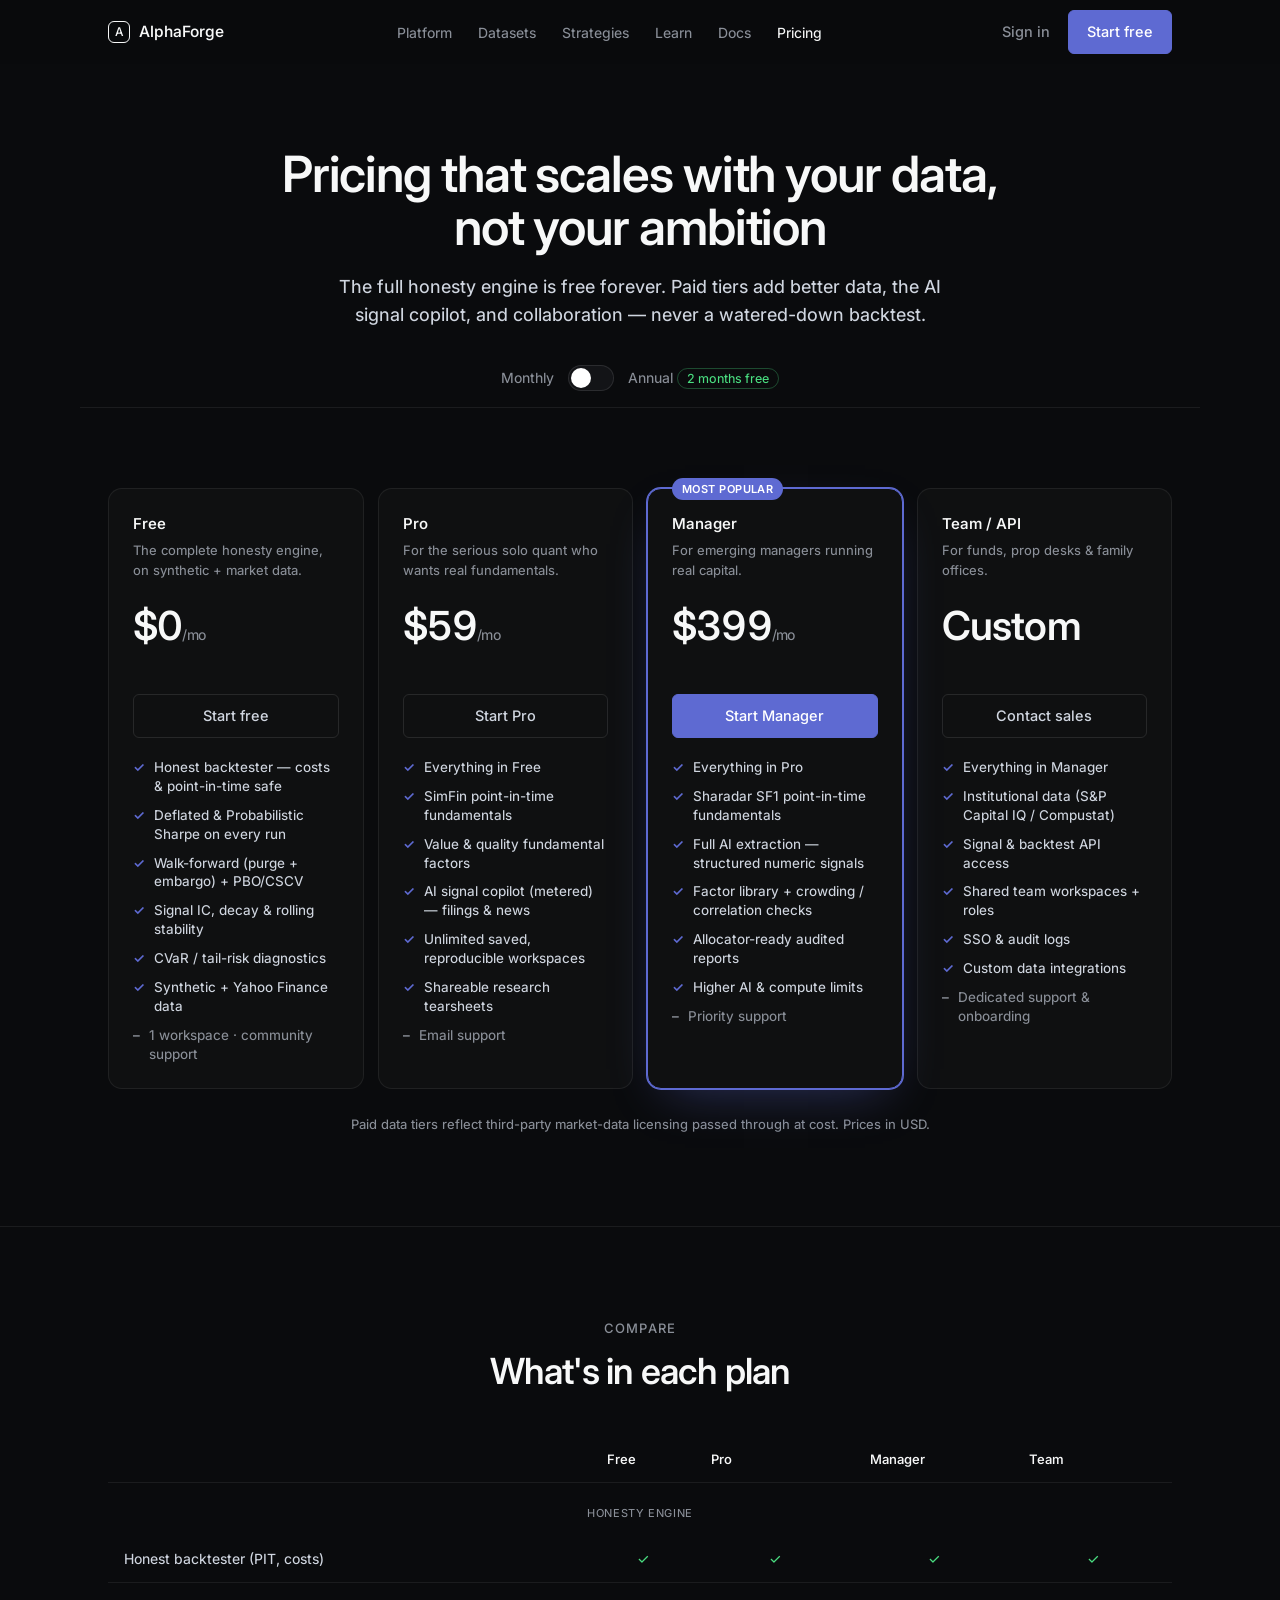
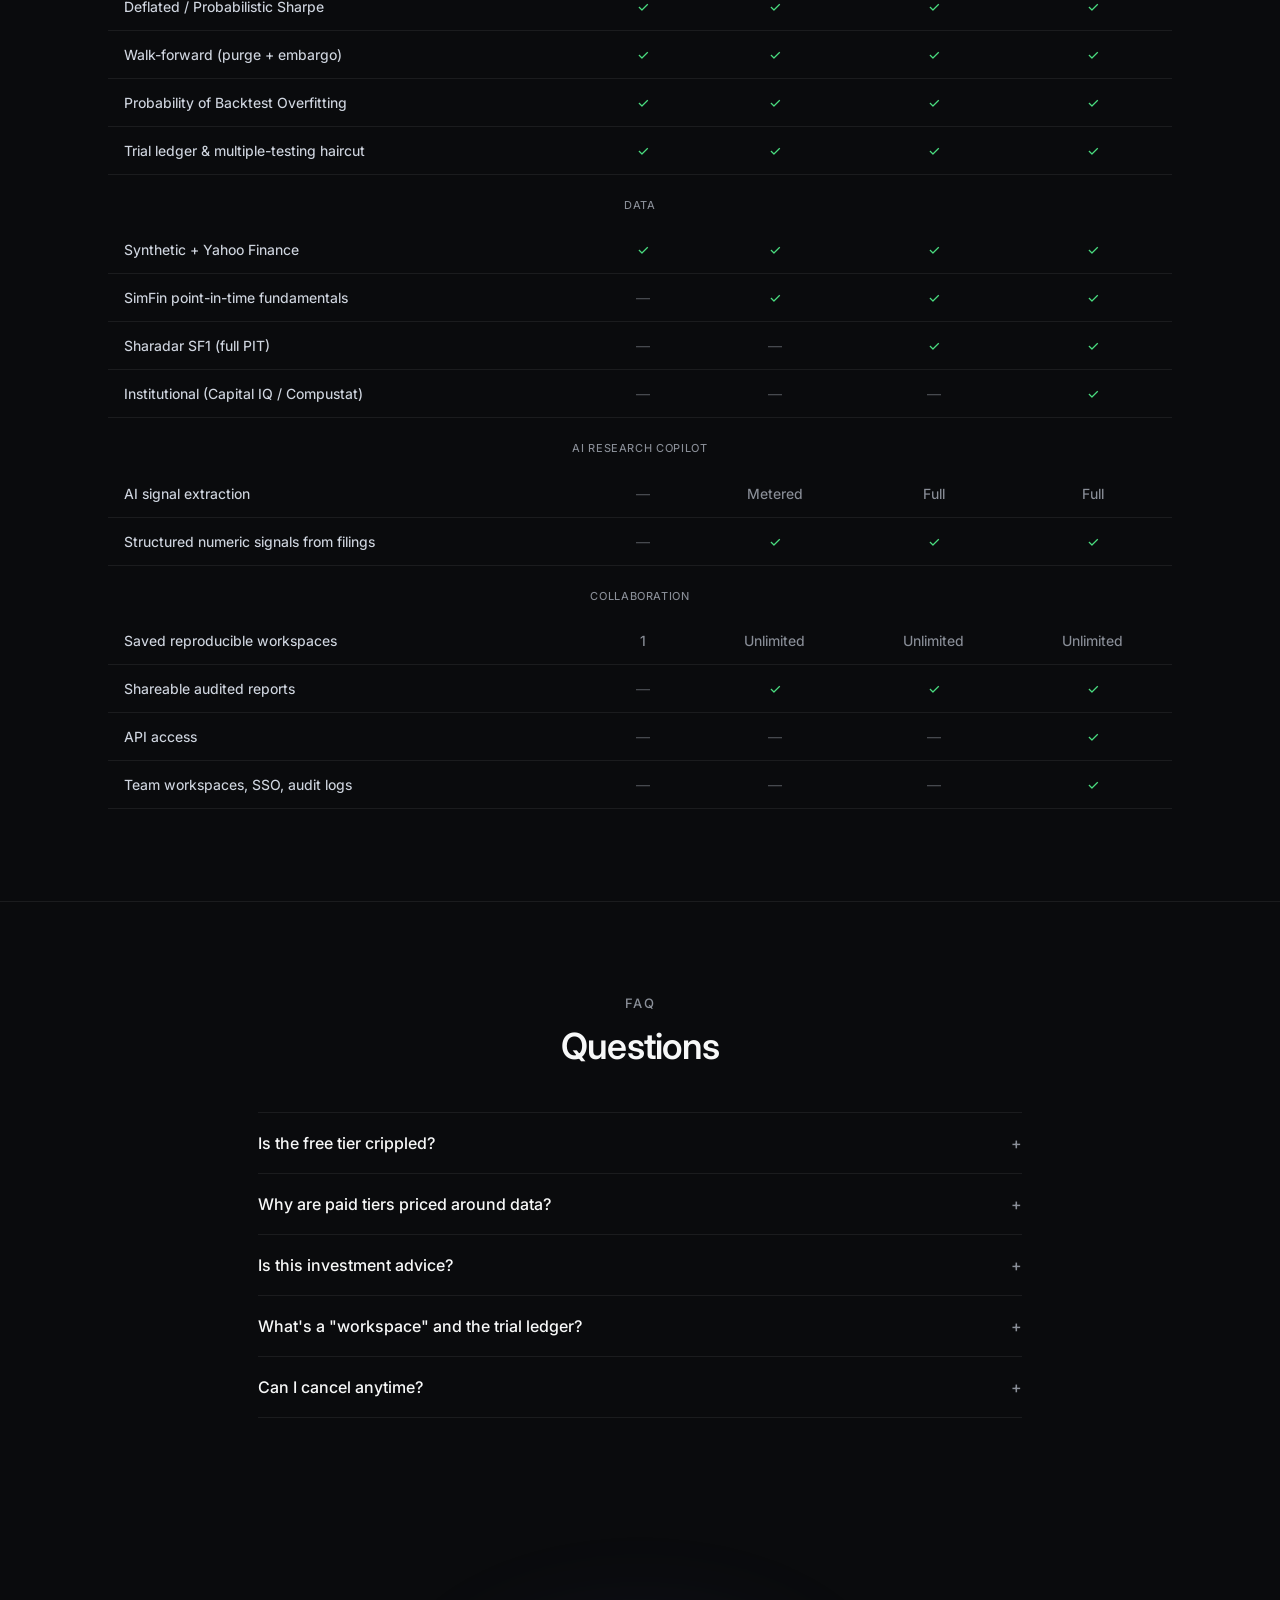
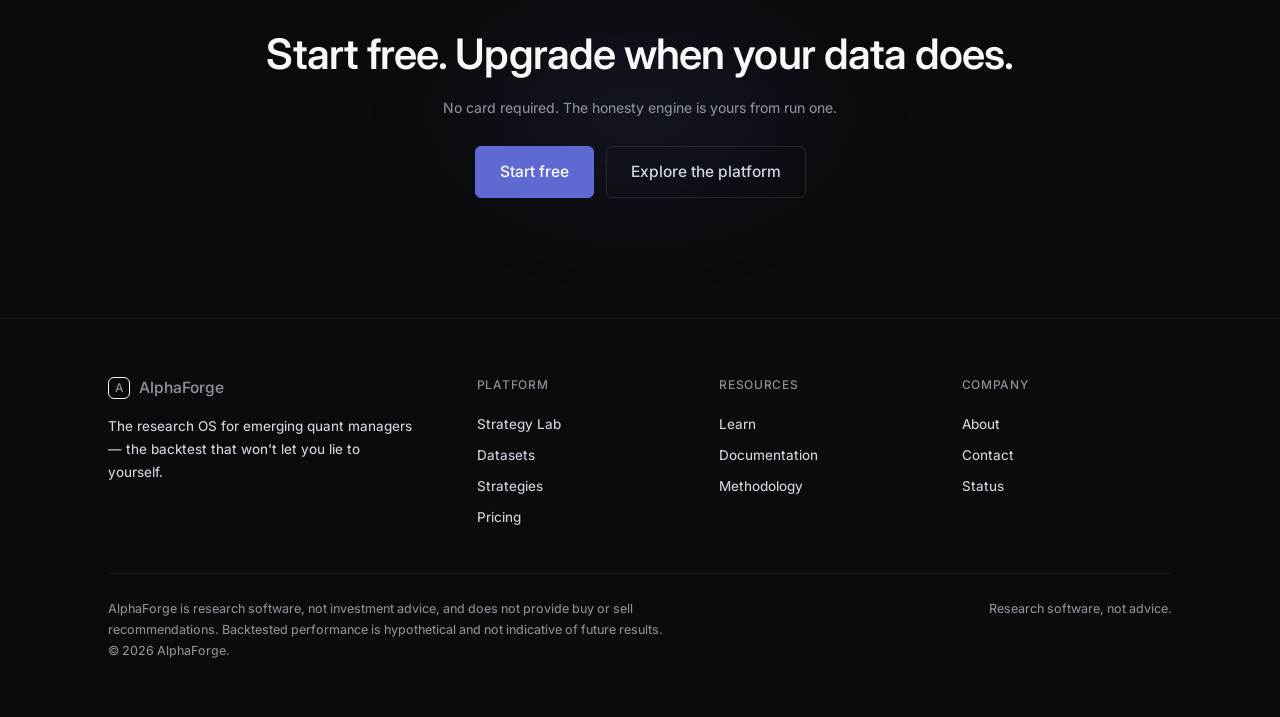
<file: marketing/site/pricing.html>
<!DOCTYPE html>
<html lang="en">
<head>
<meta charset="utf-8">
<meta name="viewport" content="width=device-width, initial-scale=1">
<title>Pricing — AlphaForge</title>
<meta name="description" content="AlphaForge pricing. Free to start on synthetic + market data; paid tiers add point-in-time fundamentals, the AI research copilot, and team workspaces.">
<link rel="stylesheet" href="assets/site.css">
</head>
<body>

<nav id="nav"><div class="wrap navrow">
  <a class="logo" href="index.html"><span class="mark">A</span>AlphaForge</a>
  <div class="navlinks">
    <a href="lab.html">Platform</a>
    <a href="datasets.html">Datasets</a>
    <a href="strategies.html">Strategies</a>
    <a href="learn.html">Learn</a>
    <a href="docs.html">Docs</a>
    <a href="pricing.html" class="active">Pricing</a>
  </div>
  <div class="navright"><a class="btn btn-ghost-sm" href="#">Sign in</a><a class="btn btn-primary" href="#free">Start free</a></div>
</div></nav>

<header class="wrap phero">
  <h1>Pricing that scales with your data, not your ambition</h1>
  <p class="sub">The full honesty engine is free forever. Paid tiers add better data, the AI signal copilot, and collaboration — never a watered-down backtest.</p>
  <div class="toggle-wrap">
    <span>Monthly</span>
    <div class="toggle" id="billtog"><div class="knob"></div></div>
    <span>Annual <span class="save">2 months free</span></span>
  </div>
</header>

<section style="padding-top:40px"><div class="wrap">
  <div class="tiers">

    <div class="tier" id="free">
      <div class="tname">Free</div>
      <div class="tdesc">The complete honesty engine, on synthetic + market data.</div>
      <div class="price" data-m="$0" data-a="$0" data-note=""><span class="amt num">$0</span><span class="per">/mo</span><span class="annual-note"></span></div>
      <a class="btn btn-block" href="#">Start free</a>
      <ul class="feat">
        <li>Honest backtester — costs &amp; point-in-time safe</li>
        <li>Deflated &amp; Probabilistic Sharpe on every run</li>
        <li>Walk-forward (purge + embargo) + PBO/CSCV</li>
        <li>Signal IC, decay &amp; rolling stability</li>
        <li>CVaR / tail-risk diagnostics</li>
        <li>Synthetic + Yahoo Finance data</li>
        <li class="muted">1 workspace · community support</li>
      </ul>
    </div>

    <div class="tier" id="pro">
      <div class="tname">Pro</div>
      <div class="tdesc">For the serious solo quant who wants real fundamentals.</div>
      <div class="price" data-m="$59" data-a="$49" data-note="billed annually ($588/yr)"><span class="amt num">$59</span><span class="per">/mo</span><span class="annual-note num"></span></div>
      <a class="btn btn-block" href="#">Start Pro</a>
      <ul class="feat">
        <li>Everything in Free</li>
        <li>SimFin point-in-time fundamentals</li>
        <li>Value &amp; quality fundamental factors</li>
        <li>AI signal copilot (metered) — filings &amp; news</li>
        <li>Unlimited saved, reproducible workspaces</li>
        <li>Shareable research tearsheets</li>
        <li class="muted">Email support</li>
      </ul>
    </div>

    <div class="tier featured" id="manager">
      <div class="badge">Most popular</div>
      <div class="tname">Manager</div>
      <div class="tdesc">For emerging managers running real capital.</div>
      <div class="price" data-m="$399" data-a="$332" data-note="billed annually ($3,984/yr)"><span class="amt num">$399</span><span class="per">/mo</span><span class="annual-note num"></span></div>
      <a class="btn btn-primary btn-block" href="#">Start Manager</a>
      <ul class="feat">
        <li>Everything in Pro</li>
        <li>Sharadar SF1 point-in-time fundamentals</li>
        <li>Full AI extraction — structured numeric signals</li>
        <li>Factor library + crowding / correlation checks</li>
        <li>Allocator-ready audited reports</li>
        <li>Higher AI &amp; compute limits</li>
        <li class="muted">Priority support</li>
      </ul>
    </div>

    <div class="tier" id="team">
      <div class="tname">Team / API</div>
      <div class="tdesc">For funds, prop desks &amp; family offices.</div>
      <div class="price" data-m="Custom" data-a="Custom" data-note=""><span class="amt">Custom</span><span class="annual-note"></span></div>
      <a class="btn btn-block" href="#">Contact sales</a>
      <ul class="feat">
        <li>Everything in Manager</li>
        <li>Institutional data (S&amp;P Capital IQ / Compustat)</li>
        <li>Signal &amp; backtest API access</li>
        <li>Shared team workspaces + roles</li>
        <li>SSO &amp; audit logs</li>
        <li>Custom data integrations</li>
        <li class="muted">Dedicated support &amp; onboarding</li>
      </ul>
    </div>

  </div>
  <p style="text-align:center;font-size:13px;color:var(--t3);margin-top:26px">Paid data tiers reflect third-party market-data licensing passed through at cost. Prices in USD.</p>
</div></section>

<!-- comparison -->
<section style="border-top:1px solid var(--hair)"><div class="wrap">
  <div class="section-head center"><div class="eyebrow">Compare</div><h2>What's in each plan</h2></div>
  <table class="cmp">
    <thead><tr><th></th><th>Free</th><th>Pro</th><th>Manager</th><th>Team</th></tr></thead>
    <tbody>
      <tr class="grp"><td colspan="5">Honesty engine</td></tr>
      <tr><th>Honest backtester (PIT, costs)</th><td class="yes">✓</td><td class="yes">✓</td><td class="yes">✓</td><td class="yes">✓</td></tr>
      <tr><th>Deflated / Probabilistic Sharpe</th><td class="yes">✓</td><td class="yes">✓</td><td class="yes">✓</td><td class="yes">✓</td></tr>
      <tr><th>Walk-forward (purge + embargo)</th><td class="yes">✓</td><td class="yes">✓</td><td class="yes">✓</td><td class="yes">✓</td></tr>
      <tr><th>Probability of Backtest Overfitting</th><td class="yes">✓</td><td class="yes">✓</td><td class="yes">✓</td><td class="yes">✓</td></tr>
      <tr><th>Trial ledger &amp; multiple-testing haircut</th><td class="yes">✓</td><td class="yes">✓</td><td class="yes">✓</td><td class="yes">✓</td></tr>
      <tr class="grp"><td colspan="5">Data</td></tr>
      <tr><th>Synthetic + Yahoo Finance</th><td class="yes">✓</td><td class="yes">✓</td><td class="yes">✓</td><td class="yes">✓</td></tr>
      <tr><th>SimFin point-in-time fundamentals</th><td class="no">—</td><td class="yes">✓</td><td class="yes">✓</td><td class="yes">✓</td></tr>
      <tr><th>Sharadar SF1 (full PIT)</th><td class="no">—</td><td class="no">—</td><td class="yes">✓</td><td class="yes">✓</td></tr>
      <tr><th>Institutional (Capital IQ / Compustat)</th><td class="no">—</td><td class="no">—</td><td class="no">—</td><td class="yes">✓</td></tr>
      <tr class="grp"><td colspan="5">AI research copilot</td></tr>
      <tr><th>AI signal extraction</th><td class="no">—</td><td>Metered</td><td>Full</td><td>Full</td></tr>
      <tr><th>Structured numeric signals from filings</th><td class="no">—</td><td class="yes">✓</td><td class="yes">✓</td><td class="yes">✓</td></tr>
      <tr class="grp"><td colspan="5">Collaboration</td></tr>
      <tr><th>Saved reproducible workspaces</th><td>1</td><td>Unlimited</td><td>Unlimited</td><td>Unlimited</td></tr>
      <tr><th>Shareable audited reports</th><td class="no">—</td><td class="yes">✓</td><td class="yes">✓</td><td class="yes">✓</td></tr>
      <tr><th>API access</th><td class="no">—</td><td class="no">—</td><td class="no">—</td><td class="yes">✓</td></tr>
      <tr><th>Team workspaces, SSO, audit logs</th><td class="no">—</td><td class="no">—</td><td class="no">—</td><td class="yes">✓</td></tr>
    </tbody>
  </table>
</div></section>

<!-- faq -->
<section style="border-top:1px solid var(--hair)"><div class="wrap-narrow">
  <div class="section-head center"><div class="eyebrow">FAQ</div><h2>Questions</h2></div>
  <div class="faq">
    <details><summary>Is the free tier crippled?</summary><p>No. The entire honesty engine — Deflated Sharpe, PBO, walk-forward with purge/embargo, the trial ledger, signal IC, CVaR — runs on Free. What paid tiers add is better data and the AI copilot, not a better backtest. We will never sell you a more flattering result.</p></details>
    <details><summary>Why are paid tiers priced around data?</summary><p>Point-in-time fundamental data (SimFin, Sharadar, Capital IQ/Compustat) carries real third-party licensing cost, and it's the input that makes fundamental backtests trustworthy. We pass that through transparently rather than bundling a markup into a vague "Pro" plan.</p></details>
    <details><summary>Is this investment advice?</summary><p>No. AlphaForge is research software. It never emits personalized or specific buy/sell/price-target output — it's a lab you drive, like a spreadsheet or a charting terminal. Backtested results are hypothetical and not indicative of future performance.</p></details>
    <details><summary>What's a "workspace" and the trial ledger?</summary><p>A workspace is one continuous research session. The trial ledger counts how many distinct strategies you've tested in it, so the Deflated Sharpe is deflated by your real search size — you can't quietly cherry-pick the best of fifty and call it one trial.</p></details>
    <details><summary>Can I cancel anytime?</summary><p>Yes. Monthly plans cancel at the period end; annual plans are billed yearly. Your data and saved workspaces export cleanly.</p></details>
  </div>
</div></section>

<section class="closing"><div class="glow"></div><div class="wrap">
  <h2>Start free. Upgrade when your data does.</h2>
  <p>No card required. The honesty engine is yours from run one.</p>
  <div class="ctas"><a class="btn btn-primary btn-lg" href="#free">Start free</a><a class="btn btn-lg" href="lab.html">Explore the platform</a></div>
</div></section>

<footer><div class="wrap">
  <div class="fcols">
    <div class="brand">
      <a class="logo" href="index.html"><span class="mark">A</span>AlphaForge</a>
      <p style="margin-top:14px">The research OS for emerging quant managers — the backtest that won't let you lie to yourself.</p>
    </div>
    <div class="fcol"><h4>Platform</h4><a href="lab.html">Strategy Lab</a><a href="datasets.html">Datasets</a><a href="strategies.html">Strategies</a><a href="pricing.html">Pricing</a></div>
    <div class="fcol"><h4>Resources</h4><a href="learn.html">Learn</a><a href="docs.html">Documentation</a><a href="docs.html#methodology">Methodology</a></div>
    <div class="fcol"><h4>Company</h4><a href="#">About</a><a href="#">Contact</a><a href="#">Status</a></div>
  </div>
  <div class="fbot">
    <div class="disc">AlphaForge is research software, not investment advice, and does not provide buy or sell recommendations. Backtested performance is hypothetical and not indicative of future results. © 2026 AlphaForge.</div>
    <div>Research software, not advice.</div>
  </div>
</div></footer>
<script>
  const n=document.getElementById('nav');addEventListener('scroll',()=>n.classList.toggle('scrolled',scrollY>8),{passive:true});
  const tog=document.getElementById('billtog');
  function render(){const a=tog.classList.contains('on');document.querySelectorAll('.price[data-m]').forEach(el=>{el.querySelector('.amt').textContent=a?el.dataset.a:el.dataset.m;const note=el.querySelector('.annual-note');if(note)note.textContent=a?(el.dataset.note||''):''; });}
  tog.addEventListener('click',()=>{tog.classList.toggle('on');render();});
  render();
</script>
</body>
</html>
</file>
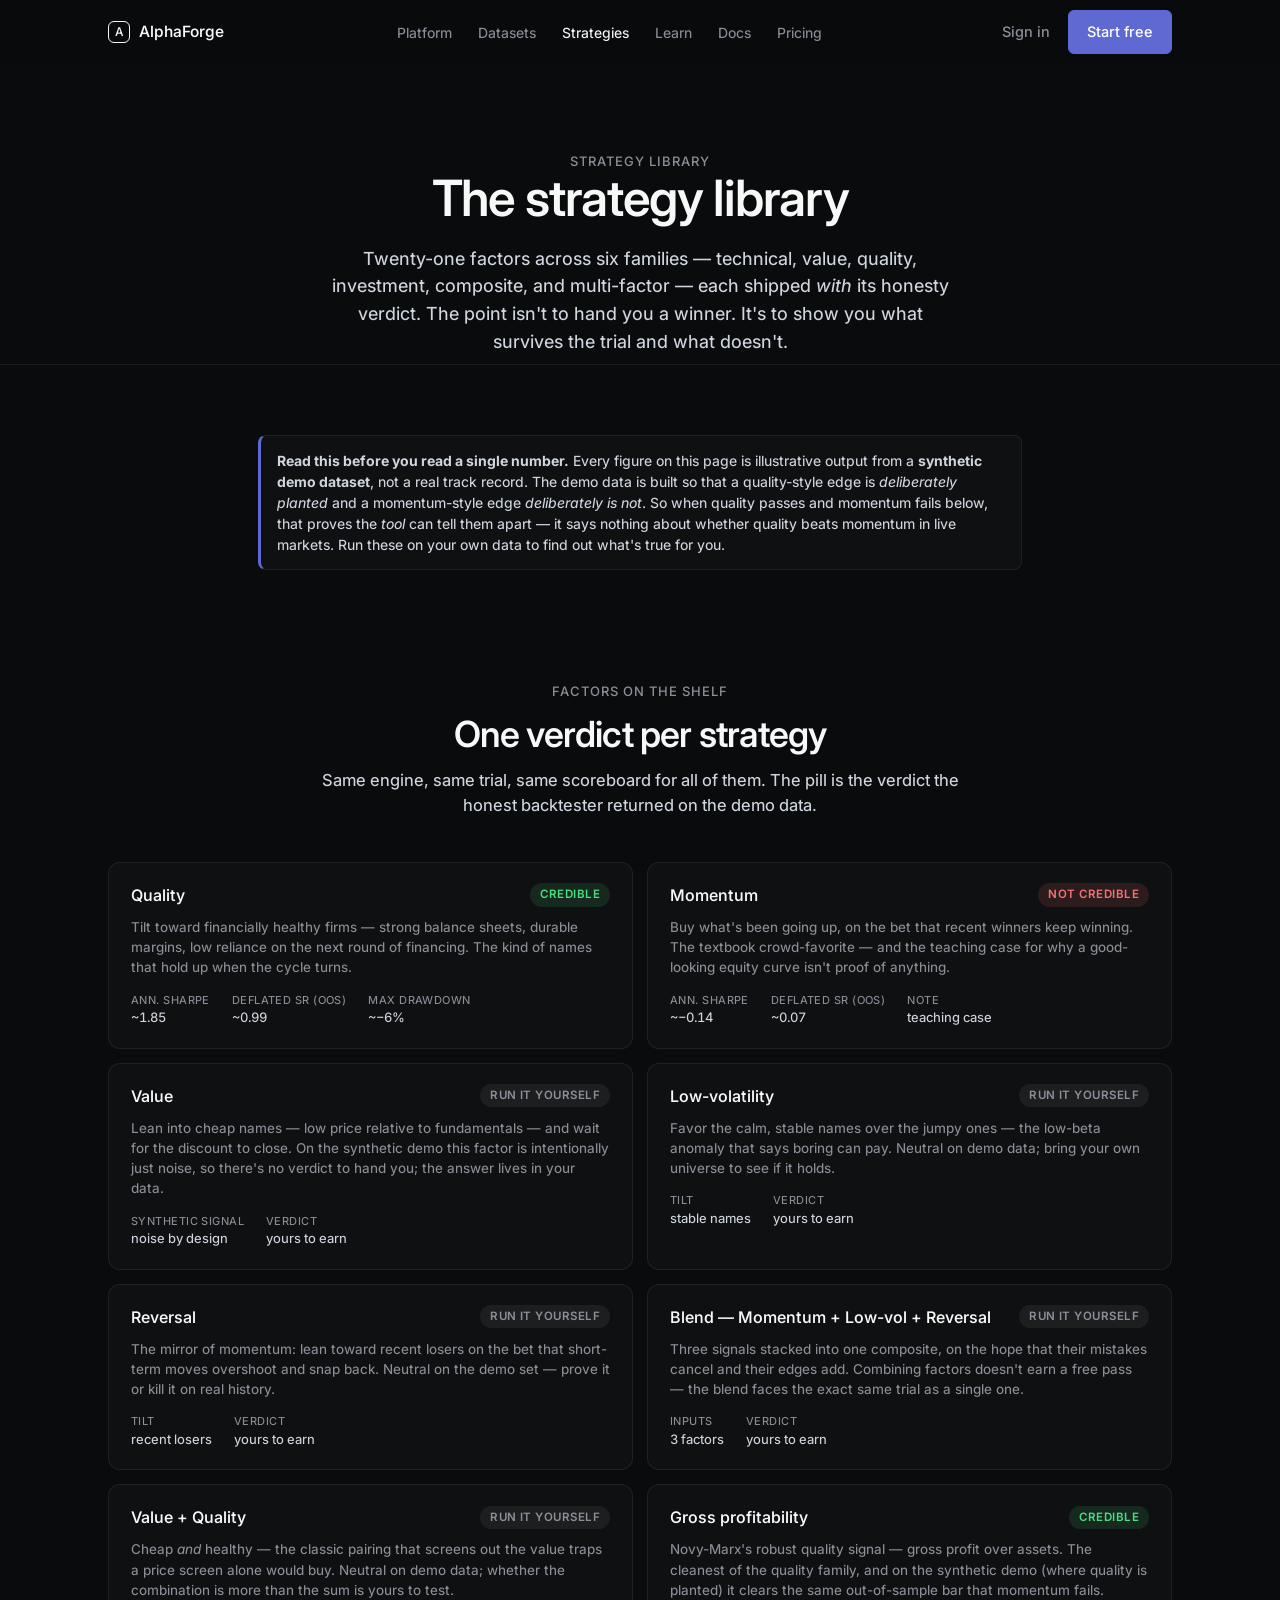
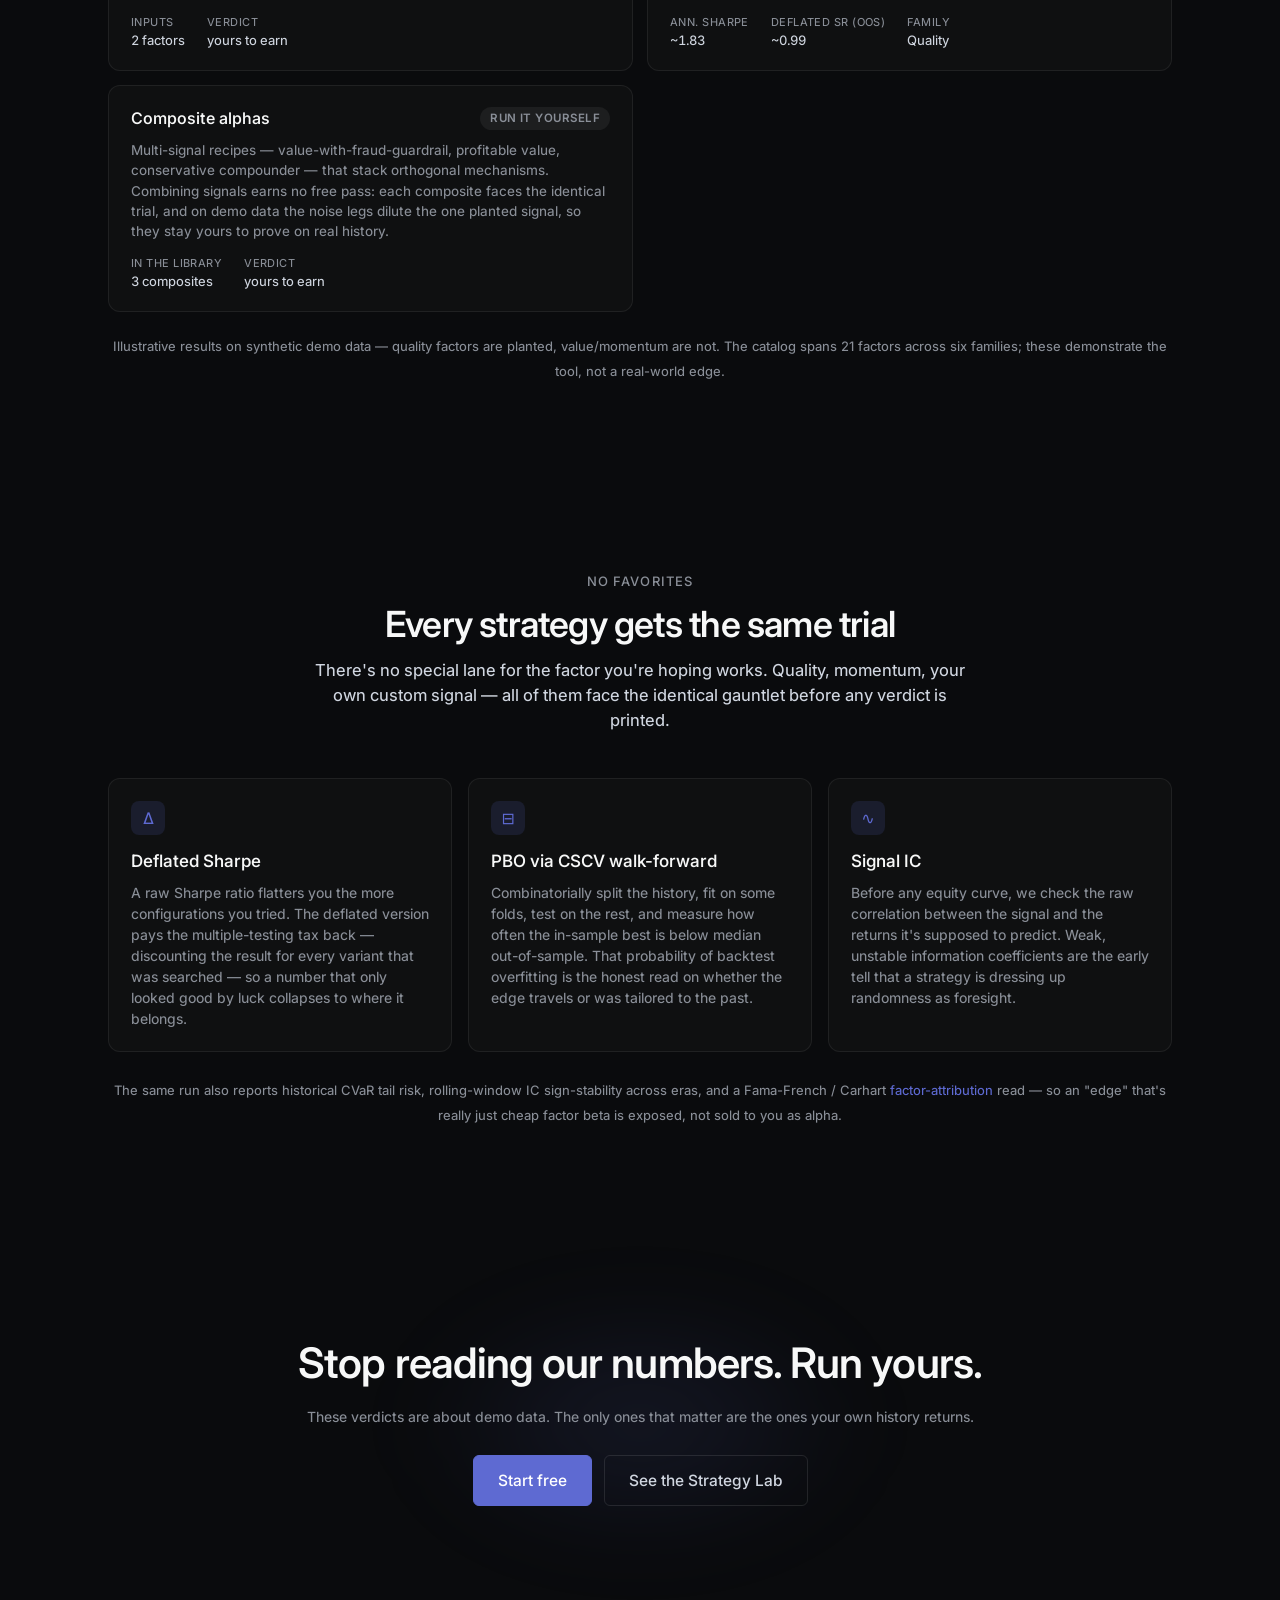
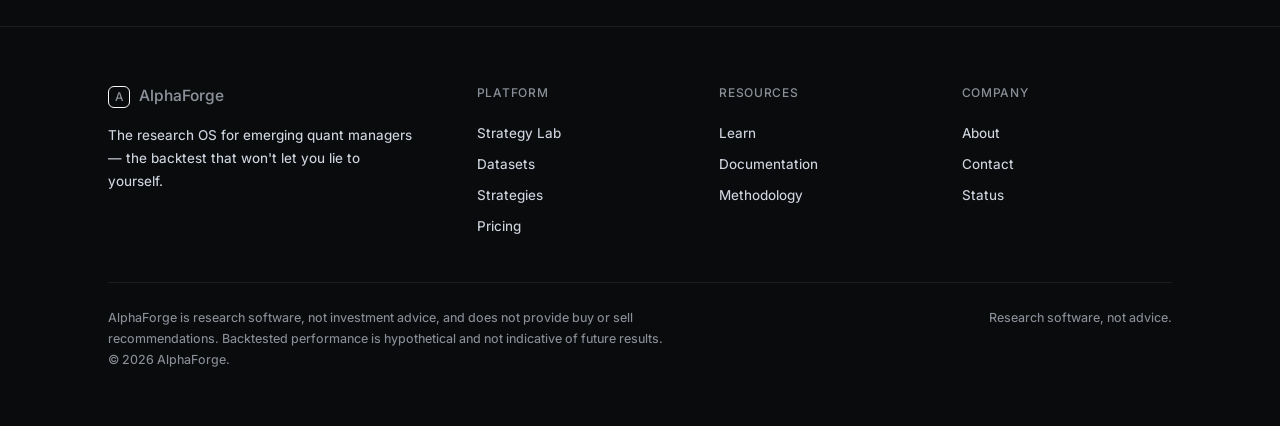
<file: marketing/site/strategies.html>
<!DOCTYPE html>
<html lang="en">
<head>
  <meta charset="utf-8">
  <meta name="viewport" content="width=device-width, initial-scale=1">
  <title>Strategies — AlphaForge</title>
  <meta name="description" content="The AlphaForge strategy library: classic factors shipped with an honesty verdict each. See which edges pass the same statistical trial — and which get rejected.">
  <link rel="stylesheet" href="assets/site.css">
</head>
<body>

<nav id="nav"><div class="wrap navrow">
  <a class="logo" href="index.html"><span class="mark">A</span>AlphaForge</a>
  <div class="navlinks">
    <a href="lab.html">Platform</a>
    <a href="datasets.html">Datasets</a>
    <a href="strategies.html" class="active">Strategies</a>
    <a href="learn.html">Learn</a>
    <a href="docs.html">Docs</a>
    <a href="pricing.html">Pricing</a>
  </div>
  <div class="navright"><a class="btn btn-ghost-sm" href="#">Sign in</a><a class="btn btn-primary" href="pricing.html">Start free</a></div>
</div></nav>

<header class="phero">
  <div class="wrap">
    <span class="eyebrow">Strategy library</span>
    <h1>The strategy library</h1>
    <p class="sub">Twenty-one factors across six families — technical, value, quality, investment, composite, and multi-factor — each shipped <em>with</em> its honesty verdict. The point isn't to hand you a winner. It's to show you what survives the trial and what doesn't.</p>
  </div>
</header>

<section style="padding-top:54px">
  <div class="wrap-narrow">
    <div class="callout">
      <strong>Read this before you read a single number.</strong> Every figure on this page is illustrative output from a <strong>synthetic demo dataset</strong>, not a real track record. The demo data is built so that a quality-style edge is <em>deliberately planted</em> and a momentum-style edge <em>deliberately is not</em>. So when quality passes and momentum fails below, that proves the <em>tool</em> can tell them apart — it says nothing about whether quality beats momentum in live markets. Run these on your own data to find out what's true for you.
    </div>
  </div>
</section>

<section style="padding-top:0">
  <div class="wrap">
    <div class="section-head center">
      <span class="eyebrow">Factors on the shelf</span>
      <h2>One verdict per strategy</h2>
      <p>Same engine, same trial, same scoreboard for all of them. The pill is the verdict the honest backtester returned on the demo data.</p>
    </div>

    <div class="strat-grid">

      <div class="strat">
        <div class="row1">
          <h3>Quality</h3>
          <span class="verdict v-ok">Credible</span>
        </div>
        <p>Tilt toward financially healthy firms — strong balance sheets, durable margins, low reliance on the next round of financing. The kind of names that hold up when the cycle turns.</p>
        <div class="stats">
          <div><div class="l">Ann. Sharpe</div><span class="num">~1.85</span></div>
          <div><div class="l">Deflated SR (OOS)</div><span class="num">~0.99</span></div>
          <div><div class="l">Max drawdown</div><span class="num">~−6%</span></div>
        </div>
      </div>

      <div class="strat">
        <div class="row1">
          <h3>Momentum</h3>
          <span class="verdict v-no">Not credible</span>
        </div>
        <p>Buy what's been going up, on the bet that recent winners keep winning. The textbook crowd-favorite — and the teaching case for why a good-looking equity curve isn't proof of anything.</p>
        <div class="stats">
          <div><div class="l">Ann. Sharpe</div><span class="num">~−0.14</span></div>
          <div><div class="l">Deflated SR (OOS)</div><span class="num">~0.07</span></div>
          <div><div class="l">Note</div><span class="num">teaching case</span></div>
        </div>
      </div>

      <div class="strat">
        <div class="row1">
          <h3>Value</h3>
          <span class="verdict" style="color:var(--t3);background:rgba(255,255,255,.06)">Run it yourself</span>
        </div>
        <p>Lean into cheap names — low price relative to fundamentals — and wait for the discount to close. On the synthetic demo this factor is intentionally just noise, so there's no verdict to hand you; the answer lives in your data.</p>
        <div class="stats">
          <div><div class="l">Synthetic signal</div><span class="num">noise by design</span></div>
          <div><div class="l">Verdict</div><span class="num">yours to earn</span></div>
        </div>
      </div>

      <div class="strat">
        <div class="row1">
          <h3>Low-volatility</h3>
          <span class="verdict" style="color:var(--t3);background:rgba(255,255,255,.06)">Run it yourself</span>
        </div>
        <p>Favor the calm, stable names over the jumpy ones — the low-beta anomaly that says boring can pay. Neutral on demo data; bring your own universe to see if it holds.</p>
        <div class="stats">
          <div><div class="l">Tilt</div><span class="num">stable names</span></div>
          <div><div class="l">Verdict</div><span class="num">yours to earn</span></div>
        </div>
      </div>

      <div class="strat">
        <div class="row1">
          <h3>Reversal</h3>
          <span class="verdict" style="color:var(--t3);background:rgba(255,255,255,.06)">Run it yourself</span>
        </div>
        <p>The mirror of momentum: lean toward recent losers on the bet that short-term moves overshoot and snap back. Neutral on the demo set — prove it or kill it on real history.</p>
        <div class="stats">
          <div><div class="l">Tilt</div><span class="num">recent losers</span></div>
          <div><div class="l">Verdict</div><span class="num">yours to earn</span></div>
        </div>
      </div>

      <div class="strat">
        <div class="row1">
          <h3>Blend — Momentum + Low-vol + Reversal</h3>
          <span class="verdict" style="color:var(--t3);background:rgba(255,255,255,.06)">Run it yourself</span>
        </div>
        <p>Three signals stacked into one composite, on the hope that their mistakes cancel and their edges add. Combining factors doesn't earn a free pass — the blend faces the exact same trial as a single one.</p>
        <div class="stats">
          <div><div class="l">Inputs</div><span class="num">3 factors</span></div>
          <div><div class="l">Verdict</div><span class="num">yours to earn</span></div>
        </div>
      </div>

      <div class="strat">
        <div class="row1">
          <h3>Value + Quality</h3>
          <span class="verdict" style="color:var(--t3);background:rgba(255,255,255,.06)">Run it yourself</span>
        </div>
        <p>Cheap <em>and</em> healthy — the classic pairing that screens out the value traps a price screen alone would buy. Neutral on demo data; whether the combination is more than the sum is yours to test.</p>
        <div class="stats">
          <div><div class="l">Inputs</div><span class="num">2 factors</span></div>
          <div><div class="l">Verdict</div><span class="num">yours to earn</span></div>
        </div>
      </div>

      <div class="strat">
        <div class="row1">
          <h3>Gross profitability</h3>
          <span class="verdict v-ok">Credible</span>
        </div>
        <p>Novy-Marx's robust quality signal — gross profit over assets. The cleanest of the quality family, and on the synthetic demo (where quality is planted) it clears the same out-of-sample bar that momentum fails.</p>
        <div class="stats">
          <div><div class="l">Ann. Sharpe</div><span class="num">~1.83</span></div>
          <div><div class="l">Deflated SR (OOS)</div><span class="num">~0.99</span></div>
          <div><div class="l">Family</div><span class="num">Quality</span></div>
        </div>
      </div>

      <div class="strat">
        <div class="row1">
          <h3>Composite alphas</h3>
          <span class="verdict" style="color:var(--t3);background:rgba(255,255,255,.06)">Run it yourself</span>
        </div>
        <p>Multi-signal recipes — value-with-fraud-guardrail, profitable value, conservative compounder — that stack orthogonal mechanisms. Combining signals earns no free pass: each composite faces the identical trial, and on demo data the noise legs dilute the one planted signal, so they stay yours to prove on real history.</p>
        <div class="stats">
          <div><div class="l">In the library</div><span class="num">3 composites</span></div>
          <div><div class="l">Verdict</div><span class="num">yours to earn</span></div>
        </div>
      </div>

    </div>

    <p class="micro" style="text-align:center">Illustrative results on synthetic demo data — quality factors are planted, value/momentum are not. The catalog spans 21 factors across six families; these demonstrate the tool, not a real-world edge.</p>
  </div>
</section>

<section>
  <div class="wrap">
    <div class="section-head center">
      <span class="eyebrow">No favorites</span>
      <h2>Every strategy gets the same trial</h2>
      <p>There's no special lane for the factor you're hoping works. Quality, momentum, your own custom signal — all of them face the identical gauntlet before any verdict is printed.</p>
    </div>

    <div class="cards c3">
      <div class="card">
        <div class="ic">∆</div>
        <h3>Deflated Sharpe</h3>
        <p>A raw Sharpe ratio flatters you the more configurations you tried. The deflated version pays the multiple-testing tax back — discounting the result for every variant that was searched — so a number that only looked good by luck collapses to where it belongs.</p>
      </div>
      <div class="card">
        <div class="ic">⊟</div>
        <h3>PBO via CSCV walk-forward</h3>
        <p>Combinatorially split the history, fit on some folds, test on the rest, and measure how often the in-sample best is below median out-of-sample. That probability of backtest overfitting is the honest read on whether the edge travels or was tailored to the past.</p>
      </div>
      <div class="card">
        <div class="ic">∿</div>
        <h3>Signal IC</h3>
        <p>Before any equity curve, we check the raw correlation between the signal and the returns it's supposed to predict. Weak, unstable information coefficients are the early tell that a strategy is dressing up randomness as foresight.</p>
      </div>
    </div>
    <p class="micro" style="text-align:center;margin-top:26px">The same run also reports historical CVaR tail risk, rolling-window IC sign-stability across eras, and a Fama-French / Carhart <a class="accent" href="lab.html">factor-attribution</a> read — so an "edge" that's really just cheap factor beta is exposed, not sold to you as alpha.</p>
  </div>
</section>

<section class="closing">
  <div class="glow"></div>
  <div class="wrap">
    <h2>Stop reading our numbers. Run yours.</h2>
    <p>These verdicts are about demo data. The only ones that matter are the ones your own history returns.</p>
    <div class="ctas">
      <a class="btn btn-primary btn-lg" href="pricing.html">Start free</a>
      <a class="btn btn-lg" href="lab.html">See the Strategy Lab</a>
    </div>
  </div>
</section>

<footer><div class="wrap">
  <div class="fcols">
    <div class="brand"><a class="logo" href="index.html"><span class="mark">A</span>AlphaForge</a><p style="margin-top:14px">The research OS for emerging quant managers — the backtest that won't let you lie to yourself.</p></div>
    <div class="fcol"><h4>Platform</h4><a href="lab.html">Strategy Lab</a><a href="datasets.html">Datasets</a><a href="strategies.html">Strategies</a><a href="pricing.html">Pricing</a></div>
    <div class="fcol"><h4>Resources</h4><a href="learn.html">Learn</a><a href="docs.html">Documentation</a><a href="docs.html#methodology">Methodology</a></div>
    <div class="fcol"><h4>Company</h4><a href="#">About</a><a href="#">Contact</a><a href="#">Status</a></div>
  </div>
  <div class="fbot"><div class="disc">AlphaForge is research software, not investment advice, and does not provide buy or sell recommendations. Backtested performance is hypothetical and not indicative of future results. © 2026 AlphaForge.</div><div>Research software, not advice.</div></div>
</div></footer>
<script>const n=document.getElementById('nav');addEventListener('scroll',()=>n.classList.toggle('scrolled',scrollY>8),{passive:true});</script>

</body>
</html>
</file>
<file: marketing/site/assets/site.css>
/* AlphaForge site — shared design system.
   Dark Linear-style brand, ported from marketing/landing_v2.html and extended
   with components for a full multi-page product site (nav, pricing, docs, datasets,
   learn, strategies). Original AlphaForge design — not a copy of any other site. */
@import url('https://fonts.googleapis.com/css2?family=Inter:wght@400..620&family=JetBrains+Mono:wght@400;500&display=swap');

:root{
  --bg:#0A0B0D; --panel:#0F1011; --panel2:#131417;
  --hair:rgba(255,255,255,.07); --hair2:rgba(255,255,255,.10);
  --t1:#F7F8F8; --t2:#D0D6E0; --t3:#8A8F98;
  --accent:#5E6AD2; --accent-h:#6E7AE6; --accent-dim:rgba(94,106,210,.14);
  --good:#4ade80; --bad:#f87171; --warn:#fbbf24;
  --sans:'Inter',-apple-system,'Segoe UI',system-ui,sans-serif;
  --mono:'JetBrains Mono',ui-monospace,SFMono-Regular,Menlo,monospace;
}
*{box-sizing:border-box;margin:0;padding:0}
html{scroll-behavior:smooth}
body{font-family:var(--sans);background:var(--bg);color:var(--t1);line-height:1.5;font-weight:450;-webkit-font-smoothing:antialiased}
.wrap{max-width:1120px;margin:0 auto;padding:0 28px}
.wrap-narrow{max-width:820px;margin:0 auto;padding:0 28px}
a{color:inherit;text-decoration:none}
.num{font-variant-numeric:tabular-nums}
.eyebrow{font-size:13px;letter-spacing:.08em;text-transform:uppercase;color:var(--t3);font-weight:500}
.accent{color:var(--accent)}
h1{font-size:clamp(38px,5.4vw,62px);line-height:1.05;font-weight:580;letter-spacing:-.022em}
h2{font-size:36px;line-height:1.12;font-weight:580;letter-spacing:-.022em}
h3{font-size:17px;font-weight:540}
p{color:var(--t2)}
section{padding:92px 0}
.mono{font-family:var(--mono)}

/* ---------- nav ---------- */
nav{position:sticky;top:0;z-index:50;height:64px;backdrop-filter:blur(12px);background:rgba(10,11,13,.78);border-bottom:1px solid transparent;transition:border-color .2s}
nav.scrolled{border-bottom-color:var(--hair)}
.navrow{display:flex;align-items:center;justify-content:space-between;height:64px}
.logo{display:flex;align-items:center;gap:9px;font-weight:540;font-size:15.5px}
.mark{width:22px;height:22px;border:1.5px solid var(--t1);border-radius:6px;display:grid;place-items:center;font-size:12px;font-weight:500}
.navlinks{display:flex;gap:26px;font-size:14px;color:var(--t3)}
.navlinks a{transition:color .15s}
.navlinks a:hover,.navlinks a.active{color:var(--t1)}
.navright{display:flex;gap:10px;align-items:center}
.btn{display:inline-flex;align-items:center;justify-content:center;gap:8px;font-size:14.5px;font-weight:500;padding:10px 18px;border-radius:6px;cursor:pointer;border:1px solid var(--hair2);color:var(--t2);background:transparent;transition:all .15s cubic-bezier(.25,.46,.45,.94)}
.btn:hover{border-color:rgba(255,255,255,.2);color:var(--t1)}
.btn-primary{background:var(--accent);border-color:var(--accent);color:#fff}
.btn-primary:hover{background:var(--accent-h);border-color:var(--accent-h)}
.btn-ghost-sm{border:none;color:var(--t3);padding:10px 8px}
.btn-lg{padding:13px 24px;font-size:15.5px}
.btn-block{width:100%}

/* ---------- page hero ---------- */
.hero{padding:104px 0 0;text-align:center}
.hero .pill{display:inline-flex;align-items:center;gap:8px;font-size:13px;color:var(--t3);border:1px solid var(--hair);border-radius:999px;padding:5px 14px;margin-bottom:26px}
.hero .pill .dotg{width:6px;height:6px;border-radius:50%;background:var(--good)}
.hero h1{max-width:760px;margin:0 auto}
.hero .sub{font-size:19px;color:var(--t2);max-width:660px;margin:24px auto 32px;line-height:1.55}
.ctas{display:flex;gap:12px;justify-content:center;flex-wrap:wrap}
.micro{margin-top:22px;font-size:13px;color:var(--t3);line-height:1.9}
.micro .sep{opacity:.5;margin:0 8px}
/* compact hero for inner pages */
.phero{padding:84px 0 8px;text-align:center;border-bottom:1px solid var(--hair)}
.phero h1{font-size:clamp(34px,4.4vw,50px);max-width:760px;margin:0 auto}
.phero .sub{font-size:18px;color:var(--t2);max-width:620px;margin:20px auto 0;line-height:1.55}

/* ---------- generic blocks ---------- */
.section-head{max-width:660px}
.section-head.center{margin:0 auto;text-align:center}
.section-head h2{margin-top:12px}
.section-head p{font-size:16.5px;margin-top:14px}
.glow{position:absolute;left:50%;top:50%;transform:translate(-50%,-50%);width:680px;height:380px;background:radial-gradient(closest-side,rgba(94,106,210,.13),transparent 70%);filter:blur(40px);pointer-events:none}

/* cards grid */
.cards{display:grid;gap:16px;margin-top:46px}
.cards.c2{grid-template-columns:repeat(2,1fr)}
.cards.c3{grid-template-columns:repeat(3,1fr)}
.cards.c4{grid-template-columns:repeat(4,1fr)}
.card{border:1px solid var(--hair);border-radius:12px;padding:22px;background:var(--panel);transition:border-color .15s,transform .15s}
.card:hover{border-color:var(--hair2)}
.card .ic{width:34px;height:34px;border-radius:8px;background:var(--accent-dim);color:var(--accent);display:grid;place-items:center;font-size:16px;margin-bottom:14px}
.card h3{margin-bottom:7px}
.card p{font-size:14px;color:var(--t3)}
.card .lnk{font-size:13.5px;color:var(--accent);margin-top:12px;display:inline-block}

/* feature rows */
.frow{display:grid;grid-template-columns:1fr 1fr;gap:56px;align-items:center;padding:54px 0}
.frow .txt h2{font-size:30px}
.frow .txt p{color:var(--t2);font-size:16px;margin-top:14px;max-width:46ch}
.frow .media{border:1px solid var(--hair);border-radius:12px;background:var(--panel);overflow:hidden}
.frow .media img{width:100%;display:block}
.shotbox{border:1px solid var(--hair);border-radius:12px;background:var(--panel);overflow:hidden}
.shotbox img{width:100%;display:block}

/* lists / checks */
.checks{list-style:none;display:grid;gap:11px;margin-top:18px}
.checks li{display:flex;gap:11px;font-size:15px;color:var(--t2)}
.checks li::before{content:"✓";color:var(--accent);font-weight:600;flex:none}

/* ---------- pricing ---------- */
.toggle-wrap{display:flex;align-items:center;justify-content:center;gap:14px;margin:36px 0 8px;font-size:14px;color:var(--t3)}
.toggle{width:46px;height:26px;border-radius:999px;background:var(--panel2);border:1px solid var(--hair2);position:relative;cursor:pointer;transition:background .2s}
.toggle.on{background:var(--accent)}
.toggle .knob{position:absolute;top:2px;left:2px;width:20px;height:20px;border-radius:50%;background:#fff;transition:left .2s}
.toggle.on .knob{left:22px}
.toggle-wrap .save{color:var(--good);font-size:12.5px;border:1px solid rgba(74,222,128,.3);border-radius:999px;padding:2px 9px}
.tiers{display:grid;grid-template-columns:repeat(4,1fr);gap:14px;margin-top:40px;align-items:stretch}
.tier{border:1px solid var(--hair);border-radius:14px;padding:24px;background:var(--panel);display:flex;flex-direction:column}
.tier.featured{border-color:var(--accent);box-shadow:0 0 0 1px var(--accent),0 18px 50px -20px rgba(94,106,210,.45);position:relative}
.tier .badge{position:absolute;top:-11px;left:24px;background:var(--accent);color:#fff;font-size:11px;font-weight:600;letter-spacing:.04em;text-transform:uppercase;padding:3px 10px;border-radius:999px}
.tier .tname{font-size:15px;font-weight:560}
.tier .tdesc{font-size:13px;color:var(--t3);margin-top:6px;min-height:38px}
.tier .price{font-size:40px;font-weight:580;letter-spacing:-.02em;margin-top:16px}
.tier .price .per{font-size:14px;color:var(--t3);font-weight:450}
.tier .price .annual-note{display:block;font-size:12px;color:var(--t3);font-weight:450;margin-top:4px;min-height:16px}
.tier .btn{margin-top:18px}
.tier .feat{list-style:none;margin-top:20px;display:grid;gap:10px}
.tier .feat li{display:flex;gap:9px;font-size:13.5px;color:var(--t2);line-height:1.4}
.tier .feat li::before{content:"✓";color:var(--accent);flex:none;font-weight:600}
.tier .feat li.muted{color:var(--t3)}
.tier .feat li.muted::before{content:"–";color:var(--t3)}
.tier .grouplabel{font-size:11px;letter-spacing:.06em;text-transform:uppercase;color:var(--t3);margin-top:18px}

/* comparison table */
.cmp{width:100%;border-collapse:collapse;margin-top:46px;font-size:14px}
.cmp th,.cmp td{text-align:left;padding:13px 16px;border-bottom:1px solid var(--hair)}
.cmp thead th{font-weight:540;color:var(--t1);font-size:13px}
.cmp tbody th{font-weight:450;color:var(--t2)}
.cmp td{color:var(--t3);text-align:center}
.cmp td.yes{color:var(--good)}
.cmp td.no{color:var(--t3);opacity:.5}
.cmp tbody tr:hover{background:var(--panel)}
.cmp .grp td{color:var(--t3);text-transform:uppercase;letter-spacing:.06em;font-size:11px;padding-top:22px;border:none}

/* faq */
.faq{display:grid;gap:0;margin-top:46px;border-top:1px solid var(--hair)}
.faq details{border-bottom:1px solid var(--hair);padding:18px 0}
.faq summary{font-size:16px;font-weight:500;cursor:pointer;list-style:none;display:flex;justify-content:space-between}
.faq summary::after{content:"+";color:var(--t3)}
.faq details[open] summary::after{content:"–"}
.faq p{font-size:14.5px;color:var(--t3);margin-top:12px;max-width:64ch}

/* ---------- docs layout ---------- */
.docwrap{display:grid;grid-template-columns:230px 1fr;gap:48px;padding:48px 0 96px}
.docnav{position:sticky;top:88px;align-self:start;font-size:14px}
.docnav .g{font-size:12px;letter-spacing:.06em;text-transform:uppercase;color:var(--t3);margin:20px 0 10px}
.docnav a{display:block;color:var(--t3);padding:5px 0;transition:color .15s}
.docnav a:hover,.docnav a.active{color:var(--t1)}
.doc h2{font-size:26px;margin:40px 0 14px;scroll-margin-top:88px}
.doc h2:first-child{margin-top:0}
.doc h3{font-size:17px;margin:26px 0 10px}
.doc p{font-size:15px;color:var(--t2);margin:10px 0;max-width:70ch}
.doc ul{margin:12px 0 12px 22px;color:var(--t2);font-size:15px}
.doc li{margin:6px 0}
.code{background:#0d0e10;border:1px solid var(--hair);border-radius:10px;padding:16px 18px;font-family:var(--mono);font-size:13px;color:var(--t2);overflow-x:auto;margin:14px 0;line-height:1.7}
.code .c{color:var(--t3)}
.code .k{color:var(--accent-h)}
.code .s{color:#7fd1a8}
.callout{border:1px solid var(--hair);border-left:3px solid var(--accent);border-radius:8px;padding:14px 16px;background:var(--panel);font-size:14px;color:var(--t2);margin:16px 0}

/* ---------- datasets / ladder ---------- */
.ladder{display:grid;gap:14px;margin-top:44px}
.rung{display:grid;grid-template-columns:34px 1fr auto;gap:16px;align-items:center;border:1px solid var(--hair);border-radius:12px;padding:18px 20px;background:var(--panel)}
.rung .n{width:34px;height:34px;border-radius:8px;background:var(--accent-dim);color:var(--accent);display:grid;place-items:center;font-weight:560}
.rung h3{font-size:15.5px}
.rung p{font-size:13.5px;color:var(--t3);margin-top:3px}
.rung .tag{font-size:12px;color:var(--t3);border:1px solid var(--hair2);border-radius:999px;padding:4px 11px;white-space:nowrap}
.rung .tag.pit{color:var(--good);border-color:rgba(74,222,128,.3)}

/* ---------- learn ---------- */
.tracks{display:grid;grid-template-columns:repeat(3,1fr);gap:16px;margin-top:46px}
.track{border:1px solid var(--hair);border-radius:12px;overflow:hidden;background:var(--panel)}
.track .top{padding:20px 22px;border-bottom:1px solid var(--hair)}
.track .lvl{font-size:12px;color:var(--accent);letter-spacing:.04em;text-transform:uppercase}
.track h3{margin-top:8px;font-size:18px}
.track .lessons{list-style:none;padding:14px 22px 22px;display:grid;gap:9px}
.track .lessons li{font-size:13.5px;color:var(--t3);display:flex;gap:9px}
.track .lessons li::before{content:"›";color:var(--t3)}
.track .lessons li .src{color:var(--t3);opacity:.6;font-size:12px}

/* ---------- strategies ---------- */
.strat-grid{display:grid;grid-template-columns:repeat(2,1fr);gap:14px;margin-top:44px}
.strat{border:1px solid var(--hair);border-radius:12px;padding:20px 22px;background:var(--panel)}
.strat .row1{display:flex;justify-content:space-between;align-items:center;gap:12px}
.strat h3{font-size:16px}
.strat .verdict{font-size:11.5px;font-weight:600;letter-spacing:.04em;text-transform:uppercase;padding:3px 10px;border-radius:999px}
.strat .v-ok{color:var(--good);background:rgba(74,222,128,.12)}
.strat .v-no{color:var(--bad);background:rgba(248,113,113,.12)}
.strat p{font-size:13.5px;color:var(--t3);margin-top:10px}
.strat .stats{display:flex;gap:22px;margin-top:14px;font-size:13px;color:var(--t2)}
.strat .stats .l{color:var(--t3);font-size:11px;text-transform:uppercase;letter-spacing:.04em}

/* numbers band */
.numbers{border-top:1px solid var(--hair);border-bottom:1px solid var(--hair);background:var(--panel)}
.nb{display:grid;grid-template-columns:repeat(3,1fr);gap:18px}
.nb .stat .v{font-size:54px;font-weight:580;letter-spacing:-.022em}
.nb .stat .l{font-size:13px;letter-spacing:.06em;text-transform:uppercase;color:var(--t3);margin-top:8px}

/* closing */
.closing{position:relative;text-align:center;padding:120px 0;overflow:hidden}
.closing h2{font-size:42px;position:relative}
.closing p{color:var(--t3);font-size:14px;margin-top:20px;position:relative}
.closing .ctas{margin-top:28px;position:relative}

/* ---------- footer ---------- */
footer{border-top:1px solid var(--hair);padding:56px 0 56px;color:var(--t3);font-size:13.5px;line-height:1.7}
.fcols{display:grid;grid-template-columns:1.6fr 1fr 1fr 1fr;gap:32px}
.fcols .brand{max-width:34ch}
.fcols .brand .logo{margin-bottom:14px}
.fcol h4{font-size:12px;letter-spacing:.06em;text-transform:uppercase;color:var(--t3);margin-bottom:14px;font-weight:500}
.fcol a{display:block;color:var(--t2);padding:4px 0;transition:color .15s}
.fcol a:hover{color:var(--t1)}
.fbot{border-top:1px solid var(--hair);margin-top:40px;padding-top:24px;display:flex;justify-content:space-between;gap:24px;flex-wrap:wrap;color:var(--t3);font-size:12.5px}
.fbot .disc{max-width:70ch}

/* ---------- responsive ---------- */
@media(max-width:920px){
  section{padding:64px 0}
  .navlinks{display:none}
  .cards.c2,.cards.c3,.cards.c4,.tiers,.tracks,.strat-grid,.nb{grid-template-columns:1fr}
  .frow{grid-template-columns:1fr;gap:26px}
  .frow.rev .media{order:-1}
  .docwrap{grid-template-columns:1fr}
  .docnav{position:static;display:none}
  .fcols{grid-template-columns:1fr 1fr}
  h2{font-size:28px}
  .cmp{font-size:12.5px}
}
</file>
